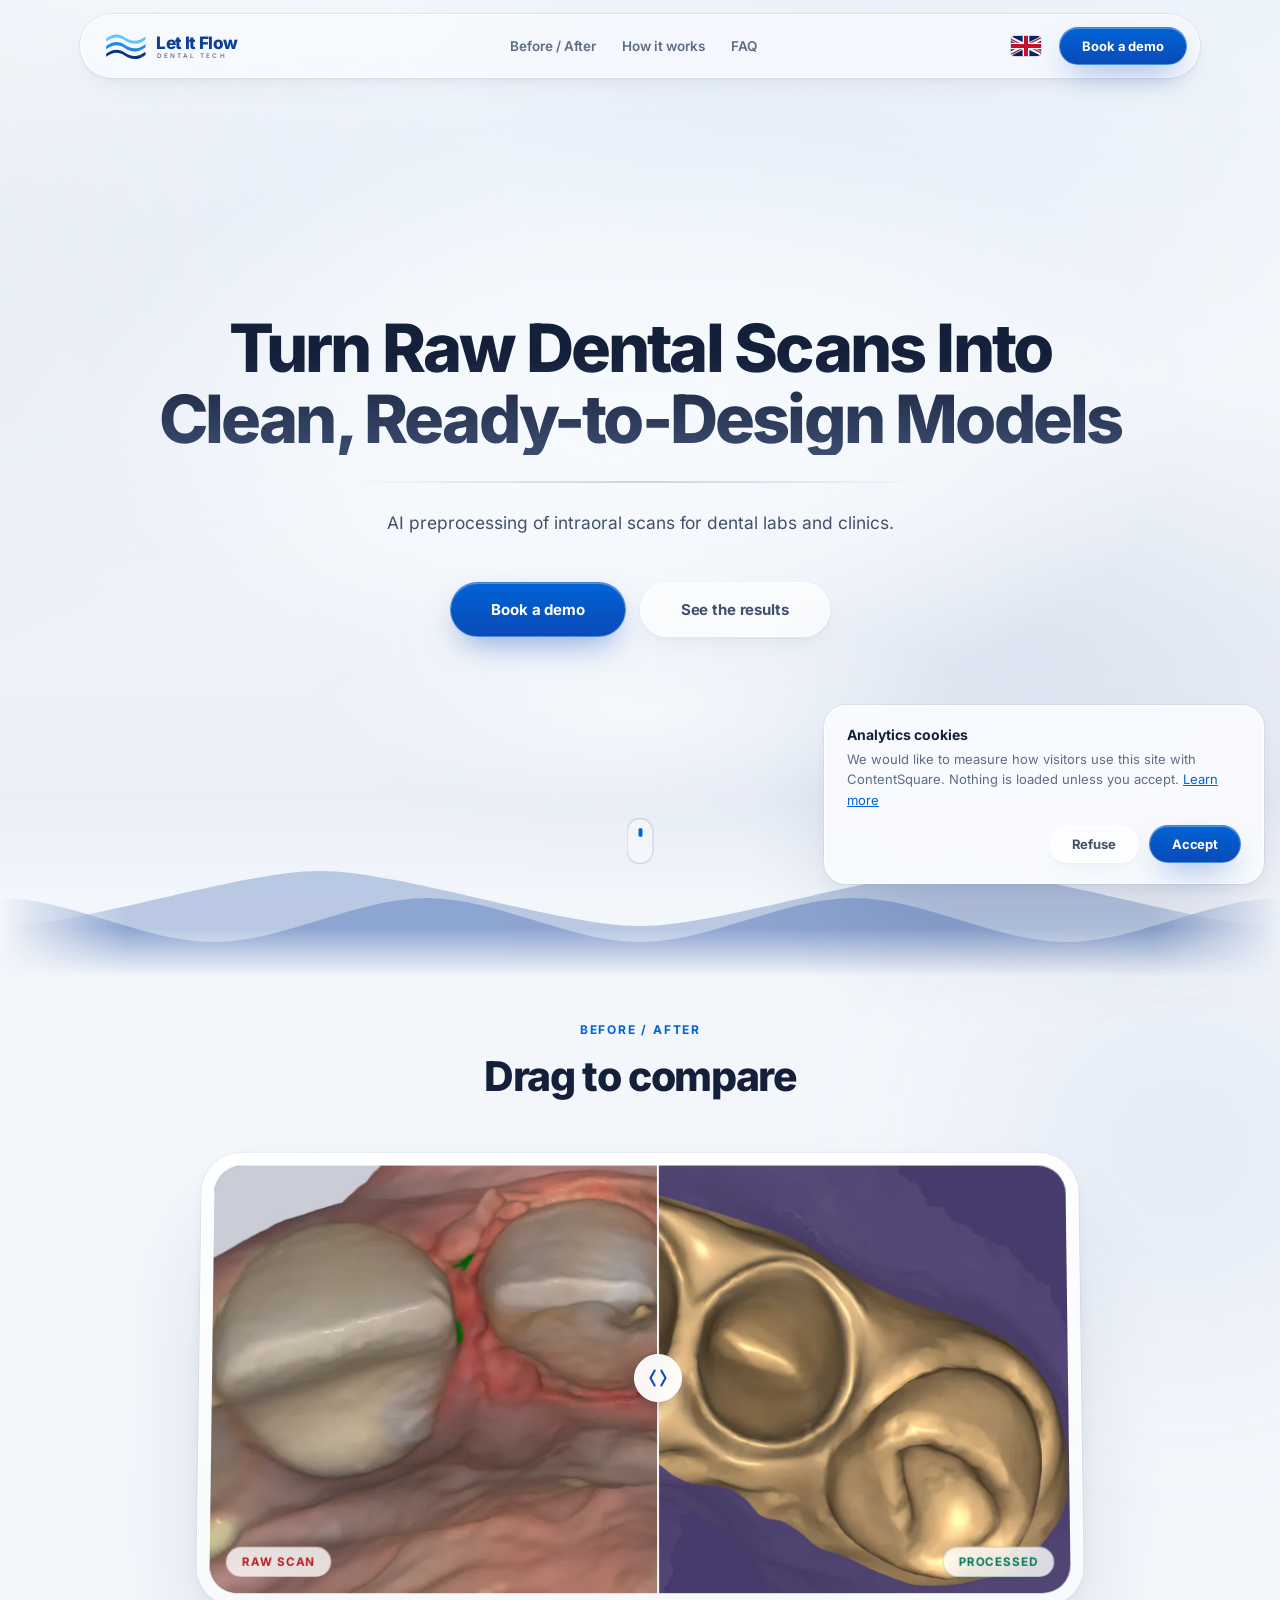
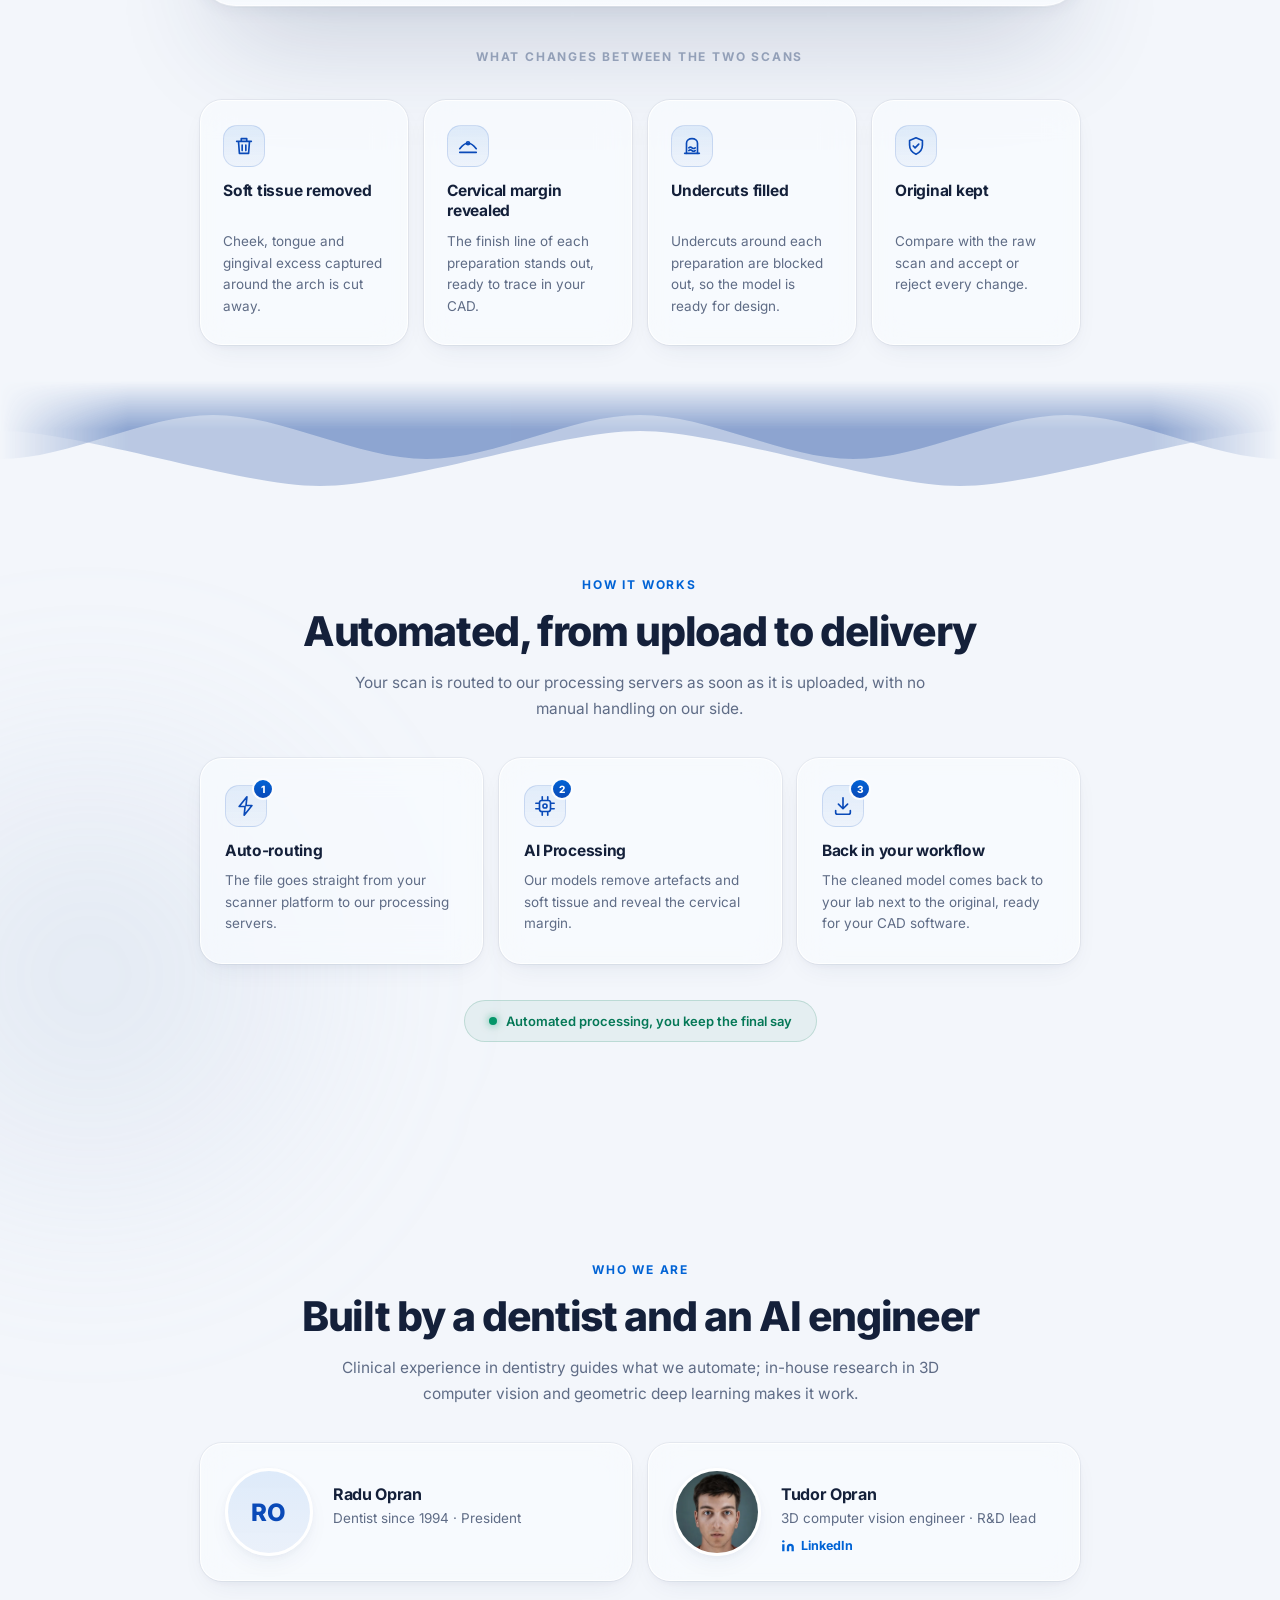
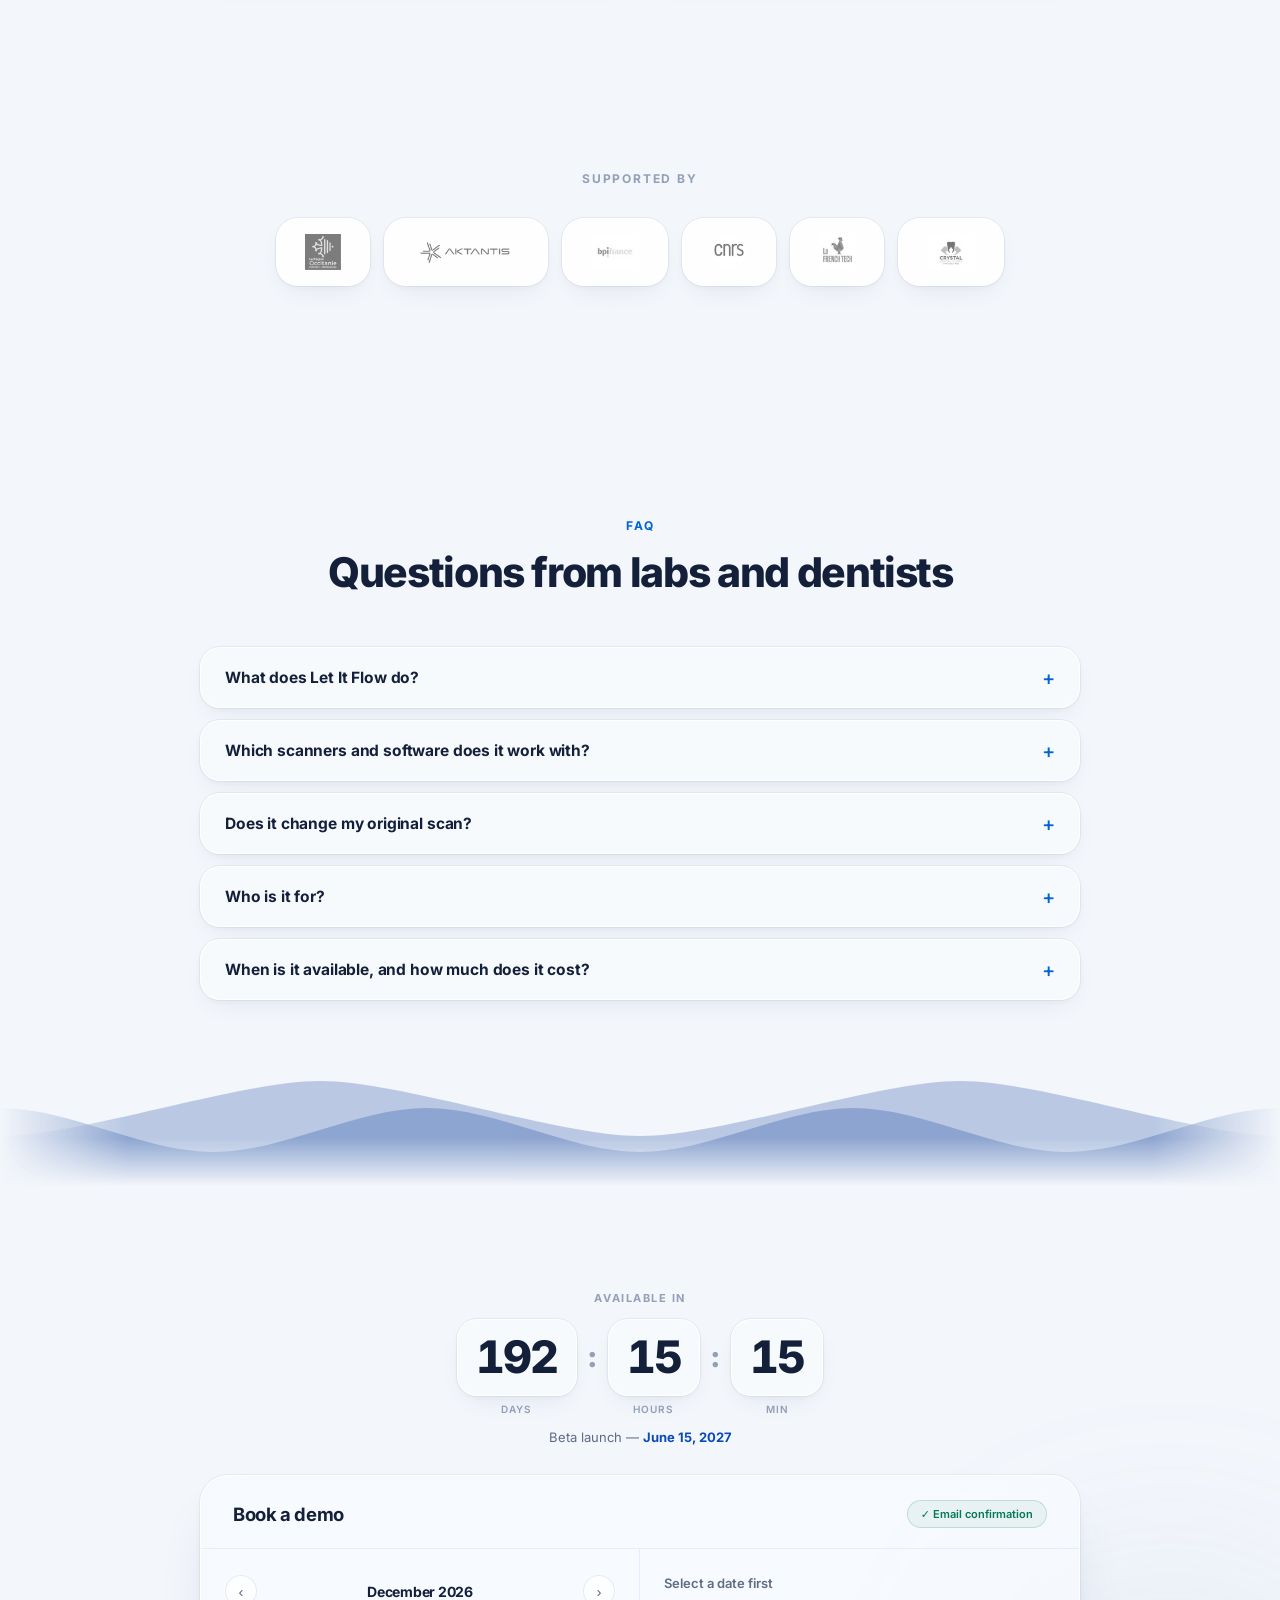
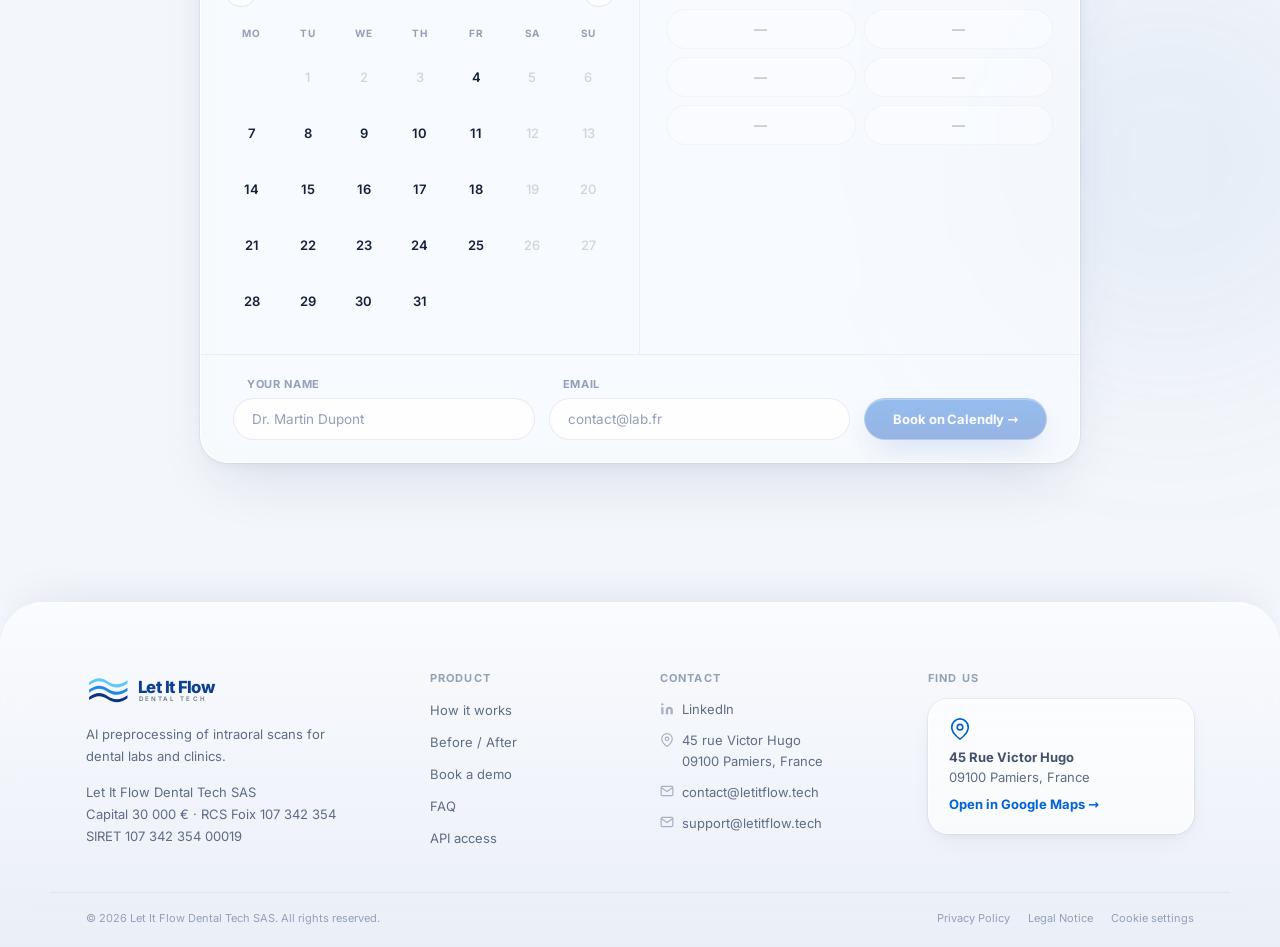
<file: Website/index.html>
<!DOCTYPE html>
<html lang="en">
<head>
  <meta charset="UTF-8"/>
  <meta name="viewport" content="width=device-width, initial-scale=1.0"/>
  <title>AI Intraoral Scan Cleanup for Dental Labs | Let It Flow Dental Tech</title>
  <meta name="description" content="AI software for dental labs and clinics: automated intraoral scan cleanup, cervical margin detection and CAD-ready models. Your original scan is always kept."/>
  <meta name="google-site-verification" content="CzwpCwsbh7wogP7uOvolc6QiKjwbcUoYO6BVSsqaey4"/>
  <link rel="icon" type="image/x-icon" href="favicon.ico"/>
  <link rel="icon" type="image/png" sizes="192x192" href="assets/icon-192.png"/>
  <link rel="apple-touch-icon" href="assets/apple-touch-icon.png"/>
  <link rel="canonical" href="https://letitflow.tech/"/>
  <link rel="alternate" hreflang="en" href="https://letitflow.tech/"/>
  <link rel="alternate" hreflang="fr" href="https://letitflow.tech/fr/"/>
  <link rel="alternate" hreflang="de" href="https://letitflow.tech/de/"/>
  <link rel="alternate" hreflang="es" href="https://letitflow.tech/es/"/>
  <link rel="alternate" hreflang="it" href="https://letitflow.tech/it/"/>
  <link rel="alternate" hreflang="x-default" href="https://letitflow.tech/"/>

  <meta property="og:type" content="website"/>
  <meta property="og:site_name" content="Let It Flow Dental Tech"/>
  <meta property="og:title" content="AI Intraoral Scan Cleanup for Dental Labs | Let It Flow Dental Tech"/>
  <meta property="og:description" content="Turn raw intraoral scans into clean, ready-to-design dental models. AI preprocessing for dental labs and clinics."/>
  <meta property="og:image" content="https://letitflow.tech/assets/og-image.jpg"/>
  <meta property="og:image:width" content="1200"/>
  <meta property="og:image:height" content="630"/>
  <meta property="og:url" content="https://letitflow.tech/"/>
  <meta property="og:locale" content="en_GB"/>
  <meta property="og:locale:alternate" content="fr_FR"/>
  <meta property="og:locale:alternate" content="de_DE"/>
  <meta property="og:locale:alternate" content="es_ES"/>
  <meta property="og:locale:alternate" content="it_IT"/>
  <meta name="twitter:card" content="summary_large_image"/>

  <link rel="preload" href="assets/fonts/inter-latin.woff2" as="font" type="font/woff2" crossorigin/>
  <link rel="stylesheet" href="css/styles.css"/>

  <script type="application/ld+json">
  {
    "@context": "https://schema.org",
    "@type": "Organization",
    "name": "Let It Flow Dental Tech",
    "legalName": "Let It Flow Dental Tech SAS",
    "alternateName": "Let It Flow",
    "url": "https://letitflow.tech/",
    "logo": "https://letitflow.tech/assets/logo-512.png",
    "image": "https://letitflow.tech/assets/og-image.jpg",
    "description": "AI software that prepares and analyses digital dental impressions for dental labs and clinics.",
    "foundingDate": "2026-07-01",
    "email": "contact@letitflow.tech",
    "taxID": "107 342 354 00019",
    "address": {
      "@type": "PostalAddress",
      "streetAddress": "45 Rue Victor Hugo",
      "postalCode": "09100",
      "addressLocality": "Pamiers",
      "addressRegion": "Occitanie",
      "addressCountry": "FR"
    },
    "sameAs": ["https://www.linkedin.com/company/letitflow-dental-technologies/"],
    "founder": [
      {"@type": "Person", "name": "Radu-Eremia Opran", "jobTitle": "President"},
      {"@type": "Person", "name": "Tudor Opran", "jobTitle": "R&D Lead", "sameAs": ["https://www.linkedin.com/in/tudor-opran/"]}
    ]
  }
  </script>
  <script type="application/ld+json">
  {
    "@context": "https://schema.org",
    "@type": "WebSite",
    "name": "Let It Flow Dental Tech",
    "alternateName": ["Let It Flow", "LetItFlow"],
    "url": "https://letitflow.tech/",
    "inLanguage": ["en", "fr", "de", "es", "it"]
  }
  </script>
  <!--FAQ-JSONLD-START--><script type="application/ld+json">{"@context": "https://schema.org", "@type": "FAQPage", "mainEntity": [{"@type": "Question", "name": "What does Let It Flow do?", "acceptedAnswer": {"@type": "Answer", "text": "Let It Flow cleans digital dental impressions automatically. It removes noise and soft-tissue artefacts and reveals the cervical margin, so the technician gets a model ready for crown design."}}, {"@type": "Question", "name": "Which scanners and software does it work with?", "acceptedAnswer": {"@type": "Answer", "text": "We connect to the cloud platforms of several major intraoral scanner brands. The cleaned model opens in your usual dental CAD software."}}, {"@type": "Question", "name": "Does it change my original scan?", "acceptedAnswer": {"@type": "Answer", "text": "No. The original scan is always kept. You can compare the result with it and accept or reject each correction."}}, {"@type": "Question", "name": "Who is it for?", "acceptedAnswer": {"@type": "Answer", "text": "Dental laboratories first, and dentists who design restorations in their practice. Orthodontic analysis is on our roadmap."}}, {"@type": "Question", "name": "When is it available, and how much does it cost?", "acceptedAnswer": {"@type": "Answer", "text": "The beta opens on June 15, 2027. Each product will be sold as a monthly or yearly subscription, with a 14-day free trial on your own scans. Book a demo to join the first testers."}}]}</script><!--FAQ-JSONLD-END-->

</head>
<body>

<!-- ── NAV ─────────────────────────────────────────── -->
<header class="nav" id="nav">
  <div class="nav-inner">
    <a href="./" class="logo" aria-label="Let It Flow Dental Tech — homepage">
      <svg class="lif-logo" viewBox="0 0 252 60" aria-hidden="true" focusable="false">
        <g class="lif-mark">
          <path class="lif-wave lif-wave-1" fill="#5fc7fe" d="M5 18 C 16 10 25 10 34 16 C 44 23 55 24 67 15 L67 20 C 55 29 44 28 34 21 C 25 15 16 15 5 23 Z"/>
          <path class="lif-wave lif-wave-2" fill="#1f8ae6" d="M5 30 C 16 22 25 22 34 28 C 44 35 55 36 67 27 L67 32 C 55 41 44 40 34 33 C 25 27 16 27 5 35 Z"/>
          <path class="lif-wave lif-wave-3" fill="#0a327d" d="M5 42 C 16 34 25 34 34 40 C 44 47 55 48 67 39 L67 44 C 55 53 44 52 34 45 C 25 39 16 39 5 47 Z"/>
        </g>
        <text class="lif-name" x="84" y="35">Let It Flow</text>
        <text class="lif-sub" x="85" y="49">DENTAL TECH</text>
      </svg>
    </a>
    <nav class="nav-links" aria-label="Primary">
      <a href="#demo" data-i18n="nav-demo">Before / After</a>
      <a href="#how-it-works" data-i18n="nav-how">How it works</a>
      <a href="#faq" data-i18n="nav-faq">FAQ</a>
    </nav>
    <div class="nav-right">
      <div class="lang-dropdown" id="lang-dropdown">
        <button class="lang-selected" id="lang-selected" aria-haspopup="listbox" aria-expanded="false" aria-label="Change language">
          <img src="assets/flag-gb.svg" alt="English" class="lang-flag-img" width="30" height="20"/>
        </button>
        <ul class="lang-list" id="lang-list" role="listbox" aria-label="Language">
          <li><a class="lang-btn active" href="./" hreflang="en" lang="en" data-lang="en" role="option" aria-selected="true"><img src="assets/flag-gb.svg" alt="" class="lang-flag-img" width="30" height="20"/><span class="lang-code" aria-label="English">EN</span></a></li>
          <li><a class="lang-btn" href="fr/" hreflang="fr" lang="fr" data-lang="fr" role="option" aria-selected="false"><img src="assets/flag-fr.svg" alt="" class="lang-flag-img" width="30" height="20"/><span class="lang-code" aria-label="Français">FR</span></a></li>
          <li><a class="lang-btn" href="de/" hreflang="de" lang="de" data-lang="de" role="option" aria-selected="false"><img src="assets/flag-de.svg" alt="" class="lang-flag-img" width="30" height="20"/><span class="lang-code" aria-label="Deutsch">DE</span></a></li>
          <li><a class="lang-btn" href="es/" hreflang="es" lang="es" data-lang="es" role="option" aria-selected="false"><img src="assets/flag-es.svg" alt="" class="lang-flag-img" width="30" height="20"/><span class="lang-code" aria-label="Español">ES</span></a></li>
          <li><a class="lang-btn" href="it/" hreflang="it" lang="it" data-lang="it" role="option" aria-selected="false"><img src="assets/flag-it.svg" alt="" class="lang-flag-img" width="30" height="20"/><span class="lang-code" aria-label="Italiano">IT</span></a></li>
        </ul>
      </div>
      <a class="btn btn-primary btn-nav" href="#rdv"><span class="cta-long" data-i18n="nav-cta-text">Book a demo</span><span class="cta-short" data-i18n="nav-cta-short">Demo</span></a>
    </div>
  </div>
</header>

<main class="page">

  <!-- ── HERO ──────────────────────────────────────── -->
  <section class="hero" aria-label="Introduction">
    <canvas id="flow-canvas" aria-hidden="true"></canvas>
    <div class="hero-veil" aria-hidden="true"></div>

    <div class="hero-content">
      <h1 class="hero-title" data-i18n="hero-title">Turn Raw Dental Scans Into Clean, Ready-to-Design Models</h1>
      <div class="rule" aria-hidden="true"></div>
      <p class="hero-sub" data-i18n="hero-sub">AI preprocessing of intraoral scans for dental labs and clinics.</p>
      <div class="hero-actions">
        <a class="btn btn-primary btn-lg" href="#rdv" data-i18n="hero-cta">Book a demo</a>
        <a class="btn btn-ghost btn-lg" href="#demo" data-i18n="hero-cta2">See the results</a>
      </div>
    </div>

    <a class="scroll-cue" href="#demo" aria-label="Scroll to the before / after comparison">
      <span class="scroll-cue-dot" aria-hidden="true"></span>
    </a>
  </section>

  <div class="flow-sep" aria-hidden="true"></div>

  <!-- ── BEFORE / AFTER ────────────────────────────── -->
  <section class="section slider-section" id="demo" aria-labelledby="slider-title">
    <div class="deco deco-a" data-parallax="0.06" aria-hidden="true"></div>
    <div class="section-head reveal">
      <p class="eyebrow" data-i18n="slider-label">Before / After</p>
      <h2 class="section-title" id="slider-title" data-i18n="slider-title">Drag to compare</h2>
    </div>

    <div class="compare-frame reveal tilt" style="--d:.1s">
      <div class="compare-wrap" id="compare" role="slider" aria-label="Before and after comparison slider" aria-valuemin="0" aria-valuemax="100" aria-valuenow="50" tabindex="0">
        <picture>
          <source srcset="assets/scan-processed.webp" type="image/webp"/>
          <img class="img-after" src="assets/scan-processed.jpg" alt="Processed dental scan — clean model with the cervical junction revealed" width="1400" height="693" loading="lazy" decoding="async"/>
        </picture>
        <div class="img-before-wrap" id="before-wrap">
          <picture>
            <source srcset="assets/scan-raw.webp" type="image/webp"/>
            <img src="assets/scan-raw.jpg" alt="Raw dental scan with noise and soft-tissue artefacts" width="1161" height="550" loading="lazy" decoding="async"/>
          </picture>
        </div>
        <div class="compare-divider" id="divider" aria-hidden="true"></div>
        <div class="compare-handle" id="handle" aria-hidden="true"></div>
        <span class="compare-badge badge-before" data-i18n="badge-before">Raw scan</span>
        <span class="compare-badge badge-after" data-i18n="badge-after">Processed</span>
      </div>
    </div>

    <p class="gains-intro reveal" data-i18n="gains-intro">What changes between the two scans</p>
    <ul class="gains">
      <li class="gain glass reveal" style="--d:.05s">
        <span class="gain-icon" aria-hidden="true"><svg viewBox="0 0 24 24" fill="none" stroke="currentColor" stroke-width="1.8" stroke-linecap="round" stroke-linejoin="round"><path d="M4 7h16M9 7V4h6v3M6 7l1 13h10l1-13"/><path d="M10 11v6M14 11v6"/></svg></span>
        <h3 data-i18n="gain1-title">Soft tissue removed</h3>
        <p data-i18n="gain1-text">Cheek, tongue and gingival excess captured around the arch is cut away.</p>
      </li>
      <li class="gain glass reveal" style="--d:.12s">
        <span class="gain-icon" aria-hidden="true"><svg viewBox="0 0 24 24" fill="none" stroke="currentColor" stroke-width="1.8" stroke-linecap="round" stroke-linejoin="round"><path d="M3 15c3-4 6-6 9-6s6 2 9 6"/><circle cx="12" cy="9" r="1.6"/><path d="M3 19h18"/></svg></span>
        <h3 data-i18n="gain2-title">Cervical margin revealed</h3>
        <p data-i18n="gain2-text">The finish line of each preparation stands out, ready to trace in your CAD.</p>
      </li>
      <li class="gain glass reveal" style="--d:.19s">
        <span class="gain-icon" aria-hidden="true"><svg viewBox="0 0 24 24" fill="none" stroke="currentColor" stroke-width="1.8" stroke-linecap="round" stroke-linejoin="round"><path d="M6 20V9c0-3 2.7-5 6-5s6 2 6 5v11"/><path d="M4 20h16"/><path d="M8.5 14c1.2-1 2.3-1 3.5 0s2.3 1 3.5 0" /><path d="M8.5 17c1.2-1 2.3-1 3.5 0s2.3 1 3.5 0"/></svg></span>
        <h3 data-i18n="gain3-title">Undercuts filled</h3>
        <p data-i18n="gain3-text">Undercuts around each preparation are blocked out, so the model is ready for design.</p>
      </li>
      <li class="gain glass reveal" style="--d:.26s">
        <span class="gain-icon" aria-hidden="true"><svg viewBox="0 0 24 24" fill="none" stroke="currentColor" stroke-width="1.8" stroke-linecap="round" stroke-linejoin="round"><path d="M9 12l2 2 4-4"/><path d="M12 3l7 3v5c0 4.5-3 8.3-7 10-4-1.7-7-5.5-7-10V6z"/></svg></span>
        <h3 data-i18n="gain4-title">Original kept</h3>
        <p data-i18n="gain4-text">Compare with the raw scan and accept or reject every change.</p>
      </li>
    </ul>
  </section>

  <div class="flow-sep flow-sep--flip" aria-hidden="true"></div>

  <!-- ── HOW IT WORKS ──────────────────────────────── -->
  <section class="section hiw-section" id="how-it-works" aria-labelledby="hiw-title">
    <div class="deco deco-b" data-parallax="-0.05" aria-hidden="true"></div>
    <div class="section-head reveal">
      <p class="eyebrow" data-i18n="hiw-label">How it works</p>
      <h2 class="section-title" id="hiw-title" data-i18n="hiw-title">Automated, from upload to delivery</h2>
      <p class="section-sub" data-i18n="hiw-subtitle">Your scan is routed to our processing servers as soon as it is uploaded, with no manual handling on our side.</p>
    </div>

    <ol class="hiw-steps">
      <li class="hiw-step glass reveal" style="--d:.05s">
        <div class="hiw-icon" aria-hidden="true">
          <svg viewBox="0 0 24 24" fill="none" stroke="currentColor" stroke-width="1.8" stroke-linecap="round" stroke-linejoin="round"><path d="M13 2L4.5 12.5H11L10 22l8.5-10.5H12L13 2z"/></svg>
          <span class="hiw-step-num">1</span>
        </div>
        <h3 data-i18n="fhiw-s1-title">Auto-routing</h3>
        <p data-i18n="fhiw-s1-desc">The file goes straight from your scanner platform to our processing servers.</p>
      </li>
      <li class="hiw-step glass reveal" style="--d:.15s">
        <div class="hiw-icon" aria-hidden="true">
          <svg viewBox="0 0 24 24" fill="none" stroke="currentColor" stroke-width="1.8" stroke-linecap="round" stroke-linejoin="round"><rect x="6" y="6" width="12" height="12" rx="2.5"/><path d="M9 2v3M15 2v3M9 19v3M15 19v3M2 9h3M2 15h3M19 9h3M19 15h3"/><circle cx="12" cy="12" r="2.2"/></svg>
          <span class="hiw-step-num">2</span>
        </div>
        <h3 data-i18n="fhiw-s2-title">AI Processing</h3>
        <p data-i18n="fhiw-s2-desc">Our models remove artefacts and soft tissue and reveal the cervical margin.</p>
      </li>
      <li class="hiw-step glass reveal" style="--d:.25s">
        <div class="hiw-icon" aria-hidden="true">
          <svg viewBox="0 0 24 24" fill="none" stroke="currentColor" stroke-width="1.8" stroke-linecap="round" stroke-linejoin="round"><path d="M12 3v12M7 10l5 5 5-5"/><path d="M4 17v2a2 2 0 002 2h12a2 2 0 002-2v-2"/></svg>
          <span class="hiw-step-num">3</span>
        </div>
        <h3 data-i18n="fhiw-s3-title">Back in your workflow</h3>
        <p data-i18n="fhiw-s3-desc">The cleaned model comes back to your lab next to the original, ready for your CAD software.</p>
      </li>
    </ol>

    <p class="hiw-badge reveal" style="--d:.3s" data-i18n="hiw-badge">Automated processing, you keep the final say</p>
  </section>

  <!-- ── TEAM ──────────────────────────────────────── -->
  <section class="section team-section" id="team" aria-labelledby="team-title">
    <div class="section-head reveal">
      <p class="eyebrow" data-i18n="team-label">Who we are</p>
      <h2 class="section-title" id="team-title" data-i18n="team-title">Built by a dentist and an AI engineer</h2>
      <p class="section-sub" data-i18n="team-sub">Clinical experience in dentistry guides what we automate; in-house research in 3D computer vision and geometric deep learning makes it work.</p>
    </div>
    <ul class="team-grid">
      <li class="team-card glass reveal" style="--d:.05s">
        <span class="team-initials" aria-hidden="true">RO</span>
        <h3>Radu Opran</h3>
        <p data-i18n="team-radu">Dentist since 1994 · President</p>
      </li>
      <li class="team-card glass reveal" style="--d:.12s">
        <picture>
          <source srcset="assets/team/tudor-opran.webp" type="image/webp"/>
          <img class="team-photo" src="assets/team/tudor-opran.jpg" alt="Tudor Opran" width="88" height="88" loading="lazy" decoding="async"/>
        </picture>
        <h3>Tudor Opran</h3>
        <p data-i18n="team-tudor">3D computer vision engineer · R&amp;D lead</p>
        <a class="team-linkedin" href="https://www.linkedin.com/in/tudor-opran/" target="_blank" rel="noopener" aria-label="Tudor Opran on LinkedIn">
          <svg width="14" height="14" viewBox="0 0 24 24" fill="currentColor" aria-hidden="true"><path d="M16 8a6 6 0 016 6v7h-4v-7a2 2 0 00-2-2 2 2 0 00-2 2v7h-4v-7a6 6 0 016-6zM2 9h4v12H2z"/><circle cx="4" cy="4" r="2"/></svg>
          LinkedIn
        </a>
      </li>
    </ul>
  </section>

  <!-- ── PARTNERS ──────────────────────────────────── -->
  <section class="section partners-section" id="partners" aria-labelledby="partners-title">
    <h2 class="eyebrow partners-label reveal" id="partners-title" data-i18n="partners-label">Supported by</h2>
    <ul class="partners-grid reveal" style="--d:.08s">
      <li><a href="https://www.laregion.fr" target="_blank" rel="noopener" class="partner-chip glass"><img src="assets/logo-occitanie.jpg" alt="Région Occitanie" class="partner-logo" loading="lazy"/></a></li>
      <li><a href="https://www.aktantis.com/" target="_blank" rel="noopener" class="partner-chip glass"><img src="assets/aktantislogox.png" alt="Aktantis" class="partner-logo" loading="lazy"/></a></li>
      <li><a href="https://www.bpifrance.fr" target="_blank" rel="noopener" class="partner-chip glass"><img src="assets/bpifrance5870.jpg" alt="Bpifrance" class="partner-logo" loading="lazy"/></a></li>
      <li><a href="https://www.cnrs.fr/fr" target="_blank" rel="noopener" class="partner-chip glass"><img src="assets/LOGO_CNRS_BLANC.png" alt="CNRS — IDRIS Jean Zay" class="partner-logo" loading="lazy"/></a></li>
      <li><a href="https://lafrenchtech.gouv.fr/" target="_blank" rel="noopener" class="partner-chip glass"><img src="assets/idy0qUczeT_1776967014490.jpg" alt="La French Tech" class="partner-logo" loading="lazy"/></a></li>
      <li><a href="https://crystaldentalclinic.ro/" target="_blank" rel="noopener" class="partner-chip glass"><img src="assets/crystaldentalclinic.jpg" alt="Crystal Dental Clinic" class="partner-logo" loading="lazy"/></a></li>
    </ul>
    <p class="partners-note" data-i18n="partners-note"></p>
  </section>

  <!-- ── FAQ ───────────────────────────────────────── -->
  <section class="section faq-section" id="faq" aria-labelledby="faq-title">
    <div class="section-head reveal">
      <p class="eyebrow" data-i18n="faq-label">FAQ</p>
      <h2 class="section-title" id="faq-title" data-i18n="faq-title">Questions from labs and dentists</h2>
    </div>
    <div class="faq-list reveal" style="--d:.06s">
      <details class="faq-item glass">
        <summary data-i18n="faq-q1">What does Let It Flow do?</summary>
        <p data-i18n="faq-a1">Let It Flow cleans digital dental impressions automatically. It removes noise and soft-tissue artefacts and reveals the cervical margin, so the technician gets a model ready for crown design.</p>
      </details>
      <details class="faq-item glass">
        <summary data-i18n="faq-q2">Which scanners and software does it work with?</summary>
        <p data-i18n="faq-a2">We connect to the cloud platforms of several major intraoral scanner brands. The cleaned model opens in your usual dental CAD software.</p>
      </details>
      <details class="faq-item glass">
        <summary data-i18n="faq-q3">Does it change my original scan?</summary>
        <p data-i18n="faq-a3">No. The original scan is always kept. You can compare the result with it and accept or reject each correction.</p>
      </details>
      <details class="faq-item glass">
        <summary data-i18n="faq-q4">Who is it for?</summary>
        <p data-i18n="faq-a4">Dental laboratories first, and dentists who design restorations in their practice. Orthodontic analysis is on our roadmap.</p>
      </details>
      <details class="faq-item glass">
        <summary data-i18n="faq-q5">When is it available, and how much does it cost?</summary>
        <p data-i18n="faq-a5">The beta opens on June 15, 2027. Each product will be sold as a monthly or yearly subscription, with a 14-day free trial on your own scans. Book a demo to join the first testers.</p>
      </details>
    </div>
  </section>

  <div class="flow-sep" aria-hidden="true"></div>

  <!-- ── BOOKING ───────────────────────────────────── -->
  <section class="section booking-section" id="rdv" aria-labelledby="booking-title">
    <div class="deco deco-c" data-parallax="0.05" aria-hidden="true"></div>
    <div class="section-head reveal">
      <p class="eyebrow" data-i18n="booking-label">Schedule</p>
    </div>

    <!-- Countdown -->
    <div class="countdown-wrap reveal" id="countdown-wrap" style="--d:.06s">
      <p class="countdown-label" data-i18n="cd-label">Available in</p>
      <div class="countdown-blocks" role="timer" aria-label="Time until beta launch">
        <div class="cd-block">
          <div class="cd-num glass" id="cd-days">--</div>
          <div class="cd-unit" data-i18n="cd-unit-days">Days</div>
        </div>
        <div class="cd-sep" aria-hidden="true">:</div>
        <div class="cd-block">
          <div class="cd-num glass" id="cd-hours">--</div>
          <div class="cd-unit" data-i18n="cd-unit-hours">Hours</div>
        </div>
        <div class="cd-sep" aria-hidden="true">:</div>
        <div class="cd-block">
          <div class="cd-num glass" id="cd-mins">--</div>
          <div class="cd-unit" data-i18n="cd-unit-mins">Min</div>
        </div>
      </div>
      <p class="countdown-tagline" data-i18n-html="cd-tagline">Beta launch — <strong>June 15, 2027</strong></p>
    </div>

    <!-- Booking widget -->
    <div class="booking-widget glass reveal" style="--d:.12s">
      <div class="booking-head">
        <h2 id="booking-title" data-i18n="booking-title">Book a demo</h2>
        <span class="booking-confirm-badge" data-i18n="booking-confirm">✓ Email confirmation</span>
      </div>
      <div class="booking-body">
        <!-- Calendar -->
        <div class="booking-cal">
          <div class="cal-nav">
            <button class="cal-arrow" id="cal-prev" aria-label="Previous month">&#8249;</button>
            <div class="cal-month" id="cal-month-label" aria-live="polite"></div>
            <button class="cal-arrow" id="cal-next" aria-label="Next month">&#8250;</button>
          </div>
          <div class="cal-grid" id="cal-grid"></div>
        </div>
        <!-- Time slots -->
        <div class="booking-slots">
          <div class="slots-title" id="slots-title" aria-live="polite">Select a date first</div>
          <div class="slots-grid" id="slots-grid"></div>
        </div>
      </div>
      <form class="booking-form" id="booking-form">
        <div class="bform-field">
          <label for="bform-name" data-i18n="bform-lbl-name">Your name</label>
          <input type="text" id="bform-name" name="name" placeholder="Dr. Martin Dupont" autocomplete="name"/>
        </div>
        <div class="bform-field">
          <label for="bform-email" data-i18n="bform-lbl-email">Email</label>
          <input type="email" id="bform-email" name="email" placeholder="contact@lab.fr" autocomplete="email"/>
        </div>
        <button type="submit" class="btn btn-primary bform-submit" id="bform-submit" disabled data-i18n="bform-submit">Book on Calendly →</button>
      </form>
    </div>
  </section>

</main>

<!-- ── FOOTER ─────────────────────────────────────── -->
<footer class="footer">
  <div class="footer-main">

    <div class="footer-brand">
      <a href="./" class="logo" aria-label="Let It Flow Dental Tech — homepage">
        <svg class="lif-logo" viewBox="0 0 252 60" aria-hidden="true" focusable="false">
          <g class="lif-mark">
            <path class="lif-wave lif-wave-1" fill="#5fc7fe" d="M5 18 C 16 10 25 10 34 16 C 44 23 55 24 67 15 L67 20 C 55 29 44 28 34 21 C 25 15 16 15 5 23 Z"/>
            <path class="lif-wave lif-wave-2" fill="#1f8ae6" d="M5 30 C 16 22 25 22 34 28 C 44 35 55 36 67 27 L67 32 C 55 41 44 40 34 33 C 25 27 16 27 5 35 Z"/>
            <path class="lif-wave lif-wave-3" fill="#0a327d" d="M5 42 C 16 34 25 34 34 40 C 44 47 55 48 67 39 L67 44 C 55 53 44 52 34 45 C 25 39 16 39 5 47 Z"/>
          </g>
          <text class="lif-name" x="84" y="35">Let It Flow</text>
          <text class="lif-sub" x="85" y="49">DENTAL TECH</text>
        </svg>
      </a>
      <p data-i18n="footer-tagline">AI preprocessing of intraoral scans for dental labs and clinics.</p>
      <p class="footer-fineprint">Let It Flow Dental Tech SAS<br/>Capital 30&nbsp;000&nbsp;€ · RCS Foix 107&nbsp;342&nbsp;354<br/>SIRET 107&nbsp;342&nbsp;354&nbsp;00019</p>
    </div>

    <nav class="footer-col" aria-labelledby="footer-col1-title">
      <h3 id="footer-col1-title" data-i18n="footer-col1-title">Product</h3>
      <ul>
        <li><a href="#how-it-works" data-i18n="footer-how">How it works</a></li>
        <li><a href="#demo" data-i18n="footer-before-after">Before / After</a></li>
        <li><a href="#rdv" data-i18n="footer-demo">Book a demo</a></li>
        <li><a href="#faq" data-i18n="footer-faq">FAQ</a></li>
        <li><a href="mailto:support@letitflow.tech" data-i18n="footer-api">API access</a></li>
      </ul>
    </nav>

    <div class="footer-col" aria-labelledby="footer-col2-title">
      <h3 id="footer-col2-title" data-i18n="footer-col2-title">Contact</h3>
      <ul>
        <li>
          <span>
            <svg width="14" height="14" viewBox="0 0 24 24" fill="currentColor" aria-hidden="true"><path d="M16 8a6 6 0 016 6v7h-4v-7a2 2 0 00-2-2 2 2 0 00-2 2v7h-4v-7a6 6 0 016-6zM2 9h4v12H2z"/><circle cx="4" cy="4" r="2"/></svg>
            <a href="https://www.linkedin.com/company/letitflow-dental-technologies/" target="_blank" rel="noopener">LinkedIn</a>
          </span>
        </li>
        <li>
          <span>
            <svg width="14" height="14" viewBox="0 0 24 24" fill="none" stroke="currentColor" stroke-width="2" aria-hidden="true"><path d="M21 10c0 7-9 13-9 13s-9-6-9-13a9 9 0 0118 0z"/><circle cx="12" cy="10" r="3"/></svg>
            45 rue Victor Hugo<br/>09100 Pamiers, France
          </span>
        </li>
        <li>
          <span>
            <svg width="14" height="14" viewBox="0 0 24 24" fill="none" stroke="currentColor" stroke-width="2" aria-hidden="true"><path d="M4 4h16c1.1 0 2 .9 2 2v12c0 1.1-.9 2-2 2H4c-1.1 0-2-.9-2-2V6c0-1.1.9-2 2-2z"/><polyline points="22,6 12,13 2,6"/></svg>
            <a href="mailto:contact@letitflow.tech">contact@letitflow.tech</a>
          </span>
        </li>
        <li>
          <span>
            <svg width="14" height="14" viewBox="0 0 24 24" fill="none" stroke="currentColor" stroke-width="2" aria-hidden="true"><path d="M4 4h16c1.1 0 2 .9 2 2v12c0 1.1-.9 2-2 2H4c-1.1 0-2-.9-2-2V6c0-1.1.9-2 2-2z"/><polyline points="22,6 12,13 2,6"/></svg>
            <a href="mailto:support@letitflow.tech">support@letitflow.tech</a>
          </span>
        </li>
      </ul>
    </div>

    <div class="footer-map-col">
      <h3 id="footer-col3-title" data-i18n="footer-col3-title">Find us</h3>
      <a class="footer-map" href="https://www.google.com/maps/search/?api=1&amp;query=45%20Rue%20Victor%20Hugo%2C%2009100%20Pamiers%2C%20France" target="_blank" rel="noopener">
        <svg viewBox="0 0 24 24" width="22" height="22" fill="none" stroke="currentColor" stroke-width="1.8" aria-hidden="true"><path d="M21 10c0 7-9 13-9 13s-9-6-9-13a9 9 0 0118 0z"/><circle cx="12" cy="10" r="3"/></svg>
        <span><strong>45 Rue Victor Hugo</strong><br/>09100 Pamiers, France</span>
        <span class="footer-map-cta" data-i18n="footer-map-cta">Open in Google Maps →</span>
      </a>
    </div>

  </div>

  <div class="footer-bottom">
    <span data-i18n="footer-copy">© 2026 Let It Flow Dental Tech SAS. All rights reserved.</span>
    <div class="footer-legal">
      <a href="confidentialite.html" data-i18n="footer-privacy">Privacy Policy</a>
      <a href="mentions-legales.html" data-i18n="footer-legal">Legal Notice</a>
      <button type="button" class="footer-cookie-btn" id="cookie-settings" data-i18n="footer-cookies">Cookie settings</button>
    </div>
  </div>
</footer>

<!-- Cookie consent: ContentSquare analytics load only after the visitor accepts (see js/main.js) -->
<div class="consent glass" id="consent" role="dialog" aria-labelledby="consent-title" hidden>
  <p class="consent-title" id="consent-title" data-i18n="consent-title">Analytics cookies</p>
  <p class="consent-text"><span data-i18n="consent-text">We would like to measure how visitors use this site with ContentSquare. Nothing is loaded unless you accept.</span> <a href="confidentialite.html" data-i18n="consent-more">Learn more</a></p>
  <div class="consent-actions">
    <button type="button" class="btn btn-ghost consent-btn" id="consent-no" data-i18n="consent-no">Refuse</button>
    <button type="button" class="btn btn-primary consent-btn" id="consent-yes" data-i18n="consent-yes">Accept</button>
  </div>
</div>

<script src="js/main.js" defer></script>
</body>
</html>
</file>
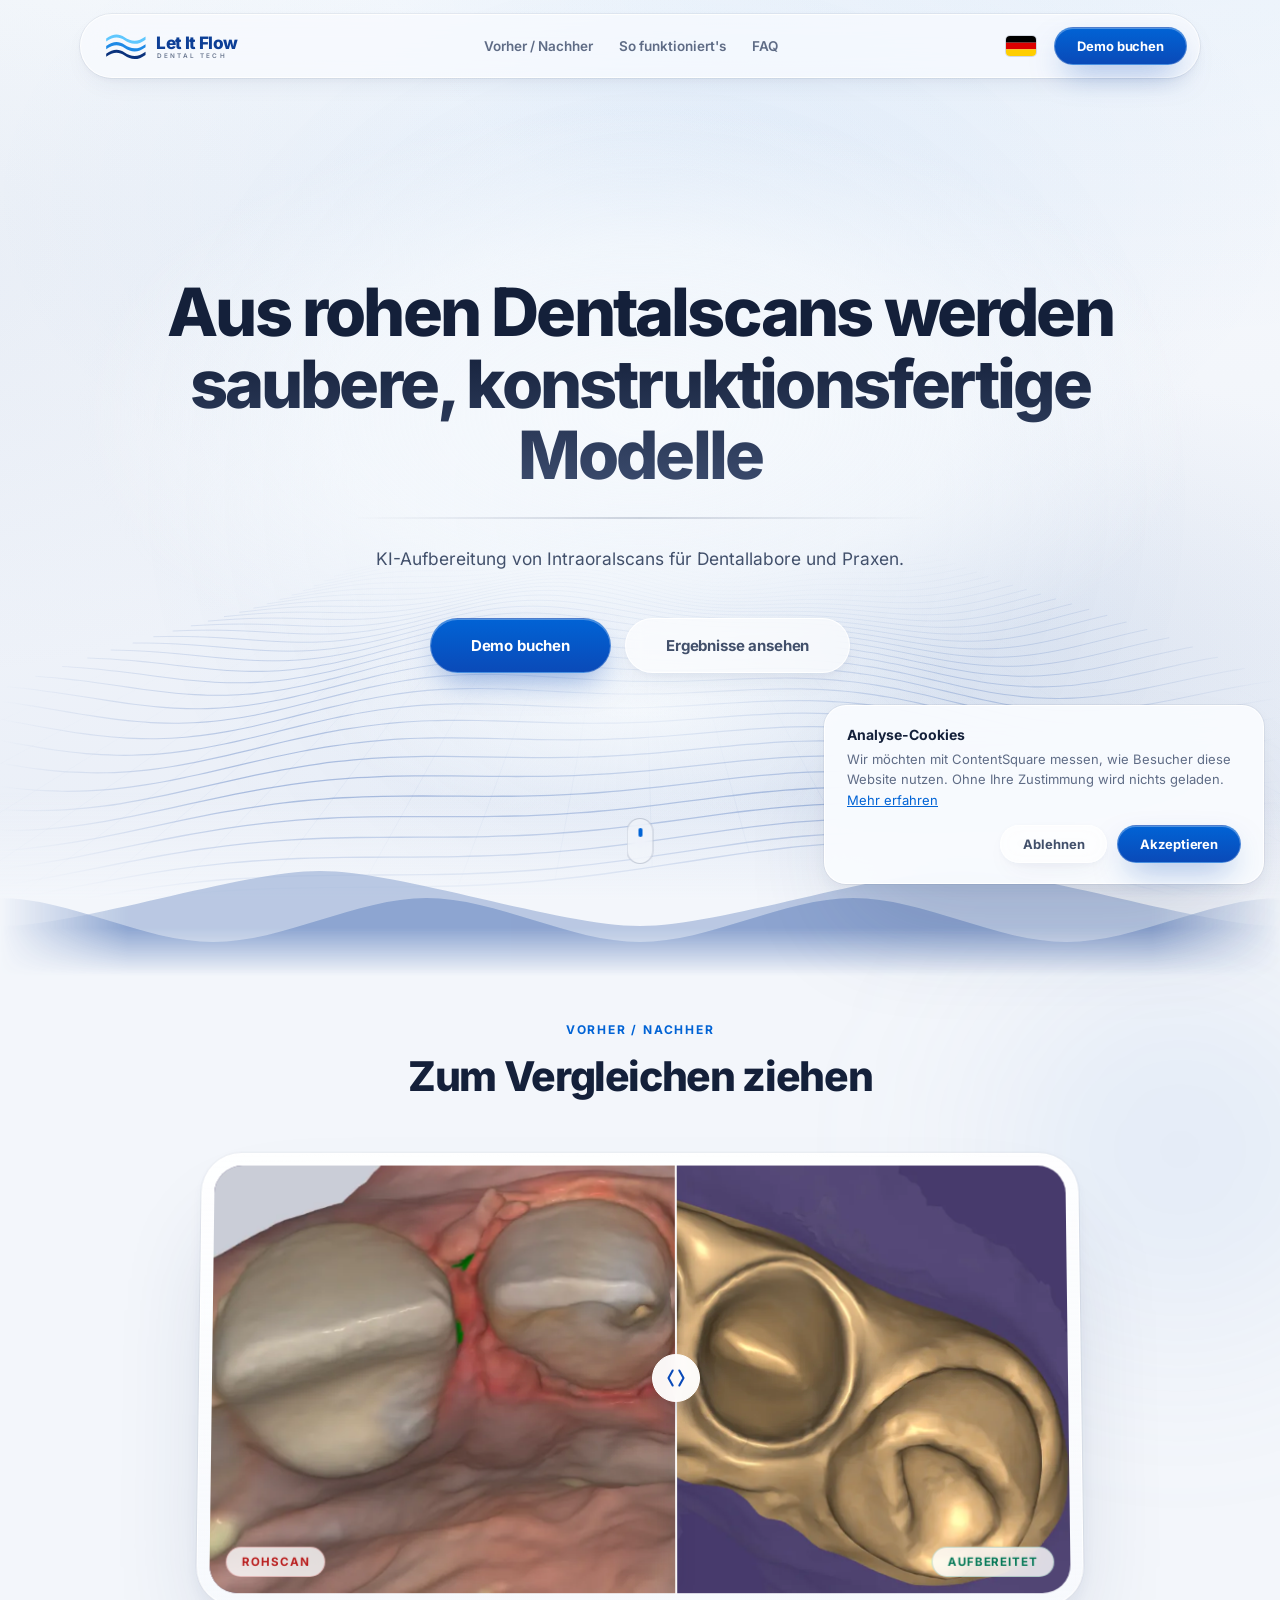
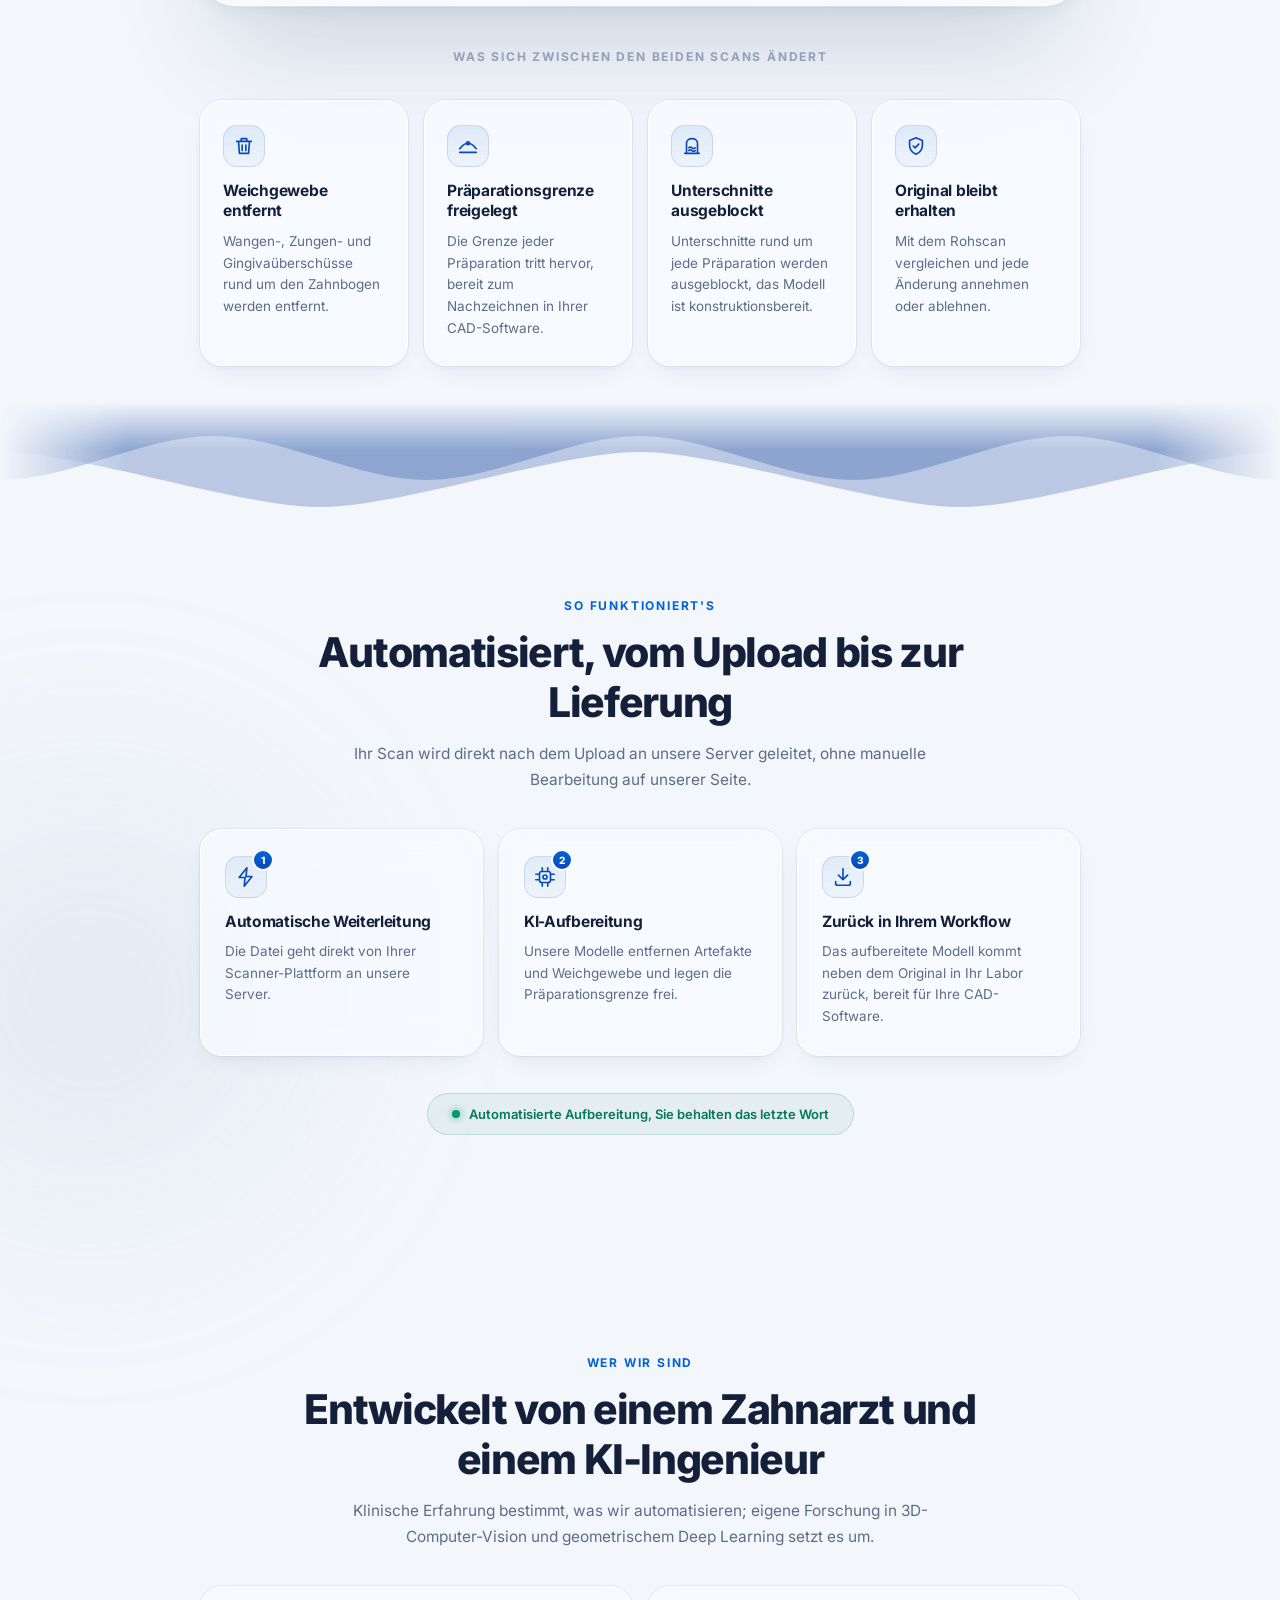
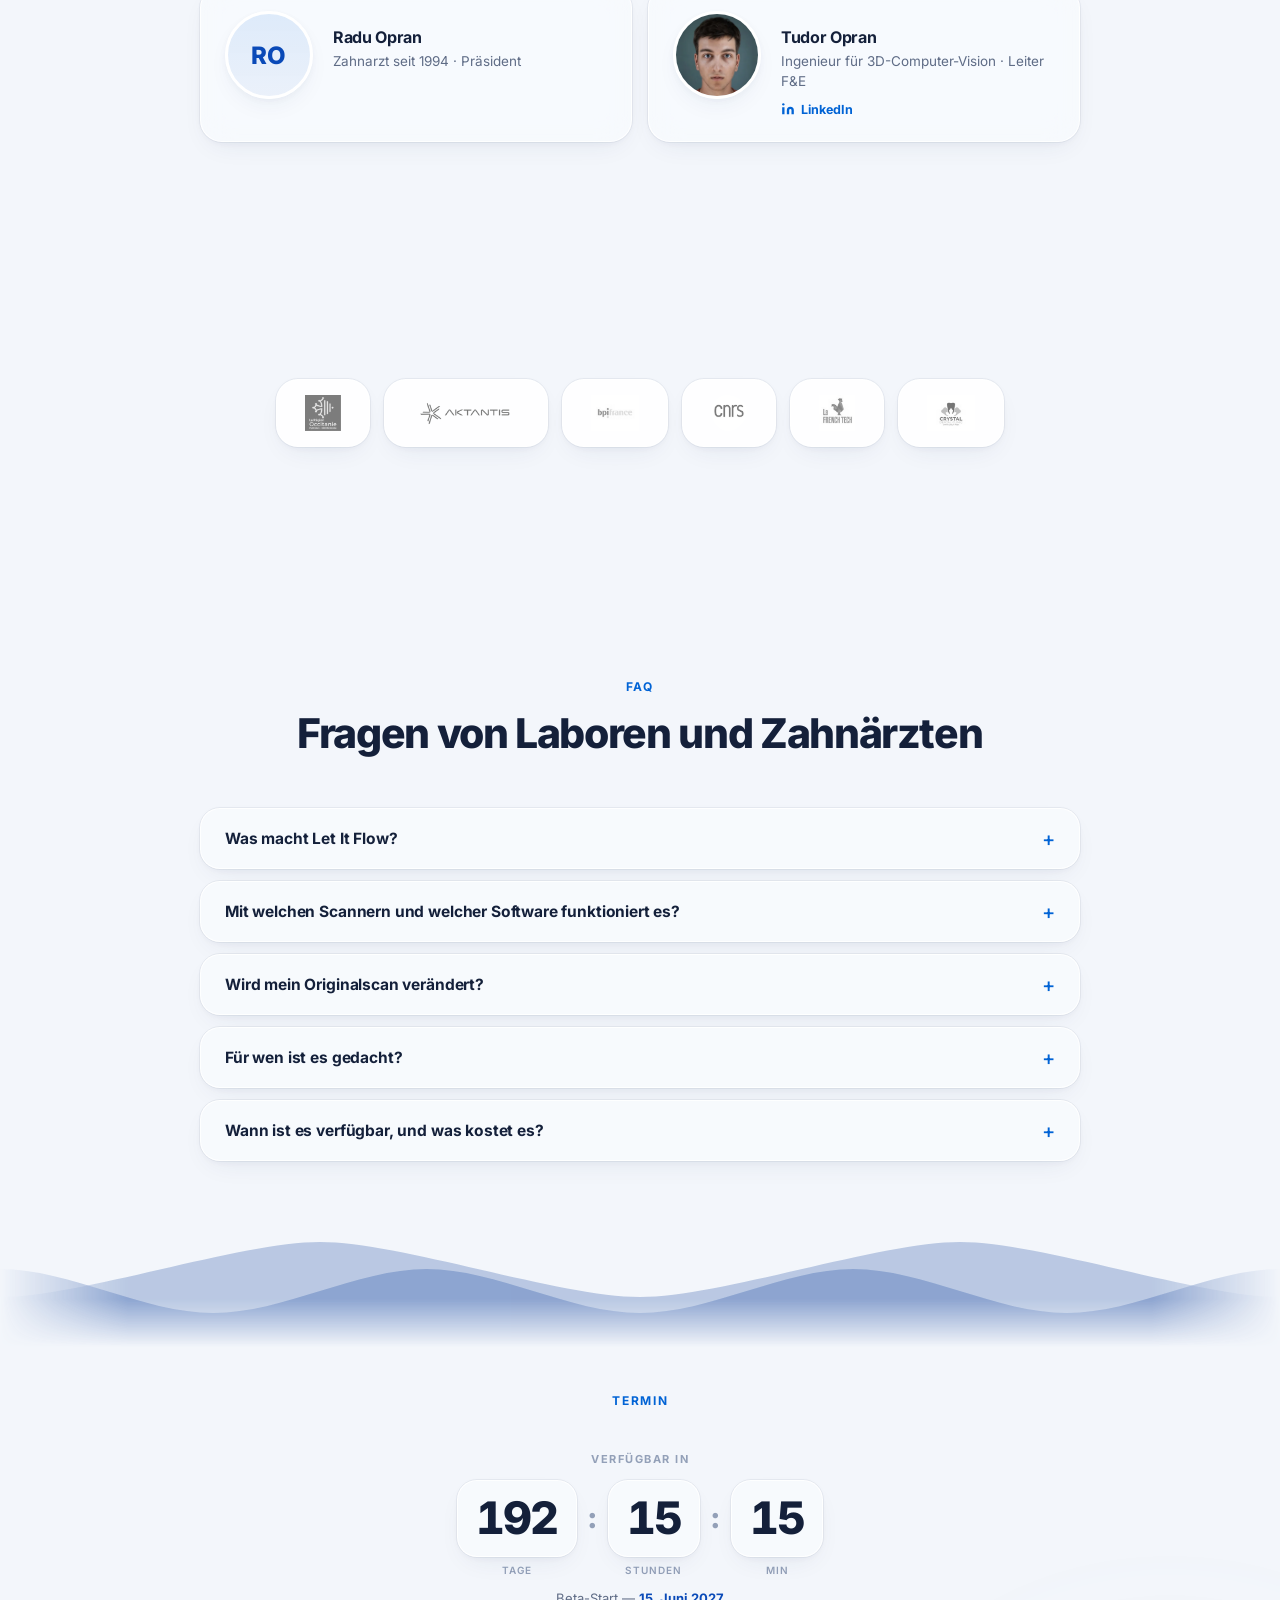
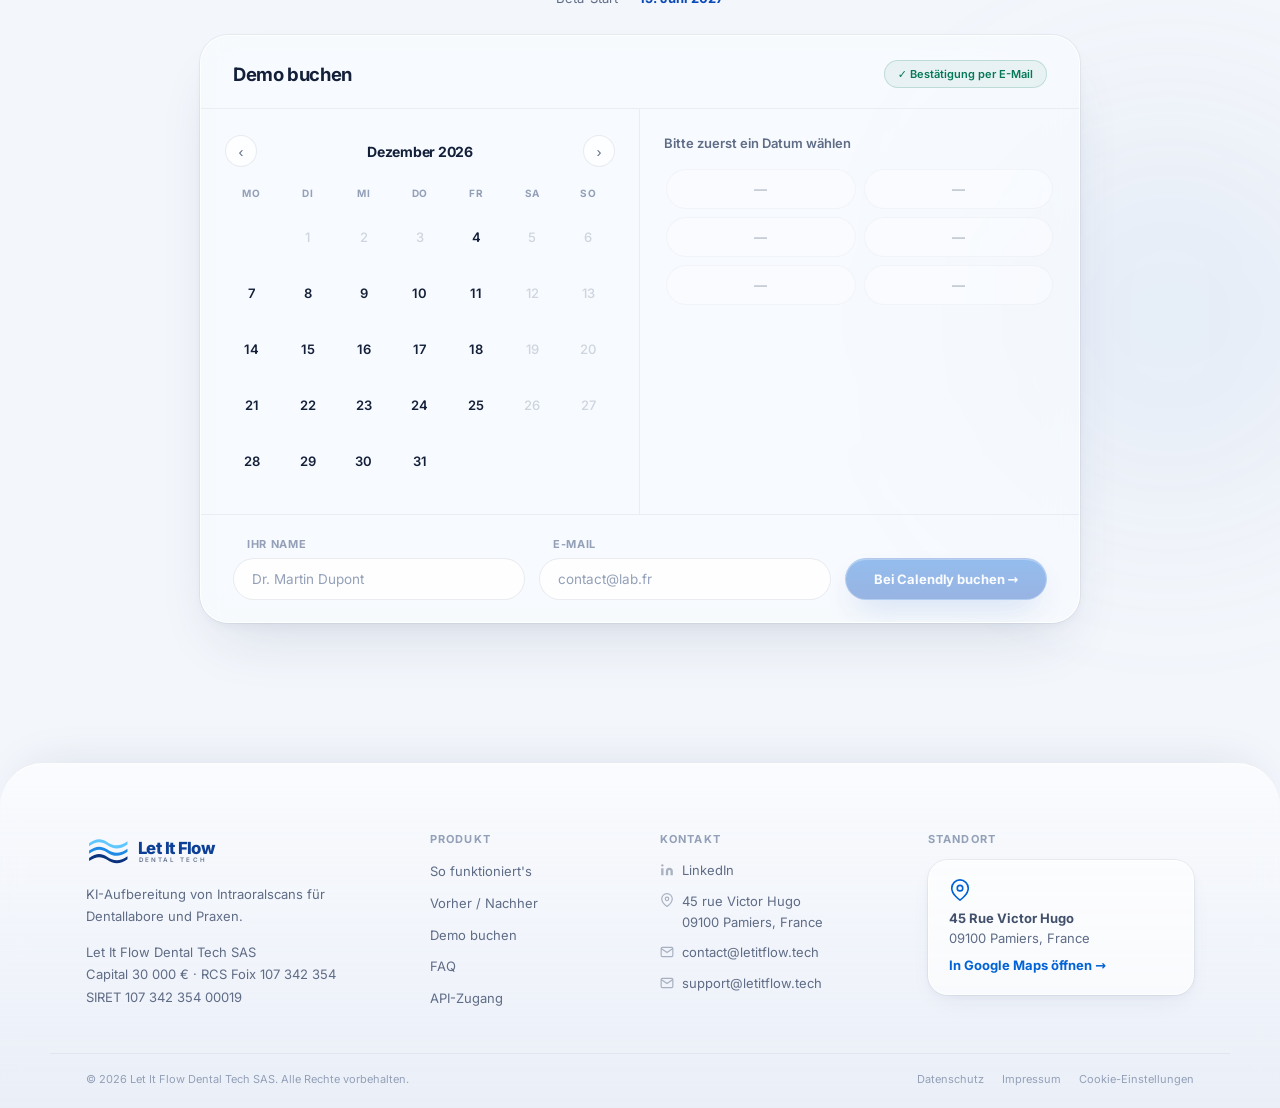
<file: Website/de/index.html>
<!DOCTYPE html>
<html lang="de">
<head>
  <meta charset="UTF-8"/>
  <meta name="viewport" content="width=device-width, initial-scale=1.0"/>
  <title>KI-Bereinigung von Intraoralscans | Let It Flow Dental Tech</title>
  <meta name="description" content="KI-Software für Dentallabore und Praxen: automatische Bereinigung von Intraoralscans, Präparationsgrenze freigelegt und CAD-fertige Modelle."/>
  <meta name="google-site-verification" content="CzwpCwsbh7wogP7uOvolc6QiKjwbcUoYO6BVSsqaey4"/>
  <link rel="icon" type="image/x-icon" href="../favicon.ico"/>
  <link rel="icon" type="image/png" sizes="192x192" href="../assets/icon-192.png"/>
  <link rel="apple-touch-icon" href="../assets/apple-touch-icon.png"/>
  <link rel="canonical" href="https://letitflow.tech/de/"/>
  <link rel="alternate" hreflang="en" href="https://letitflow.tech/"/>
  <link rel="alternate" hreflang="fr" href="https://letitflow.tech/fr/"/>
  <link rel="alternate" hreflang="de" href="https://letitflow.tech/de/"/>
  <link rel="alternate" hreflang="es" href="https://letitflow.tech/es/"/>
  <link rel="alternate" hreflang="it" href="https://letitflow.tech/it/"/>
  <link rel="alternate" hreflang="x-default" href="https://letitflow.tech/"/>

  <meta property="og:type" content="website"/>
  <meta property="og:site_name" content="Let It Flow Dental Tech"/>
  <meta property="og:title" content="KI-Bereinigung von Intraoralscans | Let It Flow Dental Tech"/>
  <meta property="og:description" content="Aus rohen Intraoralscans werden saubere, konstruktionsfertige Modelle. KI-Aufbereitung für Dentallabore und Praxen."/>
  <meta property="og:image" content="https://letitflow.tech/assets/og-image.jpg"/>
  <meta property="og:image:width" content="1200"/>
  <meta property="og:image:height" content="630"/>
  <meta property="og:url" content="https://letitflow.tech/de/"/>
  <meta property="og:locale" content="de_DE"/>
  <meta property="og:locale:alternate" content="en_GB"/>
  <meta property="og:locale:alternate" content="fr_FR"/>
  <meta property="og:locale:alternate" content="es_ES"/>
  <meta property="og:locale:alternate" content="it_IT"/>
  <meta name="twitter:card" content="summary_large_image"/>

  <link rel="preload" href="../assets/fonts/inter-latin.woff2" as="font" type="font/woff2" crossorigin/>
  <link rel="stylesheet" href="../css/styles.css"/>

  <script type="application/ld+json">
  {
    "@context": "https://schema.org",
    "@type": "Organization",
    "name": "Let It Flow Dental Tech",
    "legalName": "Let It Flow Dental Tech SAS",
    "alternateName": "Let It Flow",
    "url": "https://letitflow.tech/",
    "logo": "https://letitflow.tech/assets/logo-512.png",
    "image": "https://letitflow.tech/assets/og-image.jpg",
    "description": "AI software that prepares and analyses digital dental impressions for dental labs and clinics.",
    "foundingDate": "2026-07-01",
    "email": "contact@letitflow.tech",
    "taxID": "107 342 354 00019",
    "address": {
      "@type": "PostalAddress",
      "streetAddress": "45 Rue Victor Hugo",
      "postalCode": "09100",
      "addressLocality": "Pamiers",
      "addressRegion": "Occitanie",
      "addressCountry": "FR"
    },
    "sameAs": ["https://www.linkedin.com/company/letitflow-dental-technologies/"],
    "founder": [
      {"@type": "Person", "name": "Radu-Eremia Opran", "jobTitle": "President"},
      {"@type": "Person", "name": "Tudor Opran", "jobTitle": "R&D Lead", "sameAs": ["https://www.linkedin.com/in/tudor-opran/"]}
    ]
  }
  </script>
  <script type="application/ld+json">
  {
    "@context": "https://schema.org",
    "@type": "WebSite",
    "name": "Let It Flow Dental Tech",
    "alternateName": ["Let It Flow", "LetItFlow"],
    "url": "https://letitflow.tech/",
    "inLanguage": ["en", "fr", "de", "es", "it"]
  }
  </script>
  <!--FAQ-JSONLD-START--><script type="application/ld+json">{"@context": "https://schema.org", "@type": "FAQPage", "mainEntity": [{"@type": "Question", "name": "Was macht Let It Flow?", "acceptedAnswer": {"@type": "Answer", "text": "Let It Flow bereitet digitale Abformungen automatisch auf. Es entfernt Rauschen und Weichgewebsartefakte und legt die Präparationsgrenze frei, damit der Zahntechniker ein Modell erhält, das für die Kronenkonstruktion bereit ist."}}, {"@type": "Question", "name": "Mit welchen Scannern und welcher Software funktioniert es?", "acceptedAnswer": {"@type": "Answer", "text": "Wir verbinden uns mit den Cloud-Plattformen mehrerer großer Intraoralscanner-Marken. Das aufbereitete Modell öffnet sich in Ihrer gewohnten dentalen CAD-Software."}}, {"@type": "Question", "name": "Wird mein Originalscan verändert?", "acceptedAnswer": {"@type": "Answer", "text": "Nein. Der Originalscan bleibt immer erhalten. Sie können das Ergebnis damit vergleichen und jede Korrektur annehmen oder ablehnen."}}, {"@type": "Question", "name": "Für wen ist es gedacht?", "acceptedAnswer": {"@type": "Answer", "text": "Zuerst für Dentallabore und für Zahnärzte, die Restaurationen in der Praxis konstruieren. Die kieferorthopädische Analyse steht auf unserer Roadmap."}}, {"@type": "Question", "name": "Wann ist es verfügbar, und was kostet es?", "acceptedAnswer": {"@type": "Answer", "text": "Die Beta startet am 15. Juni 2027. Jedes Produkt wird als Monats- oder Jahresabonnement angeboten, mit 14 Tagen kostenlosem Test an Ihren eigenen Scans. Buchen Sie eine Demo, um zu den ersten Testern zu gehören."}}]}</script><!--FAQ-JSONLD-END-->

</head>
<body>

<!-- ── NAV ─────────────────────────────────────────── -->
<header class="nav" id="nav">
  <div class="nav-inner">
    <a href="./" class="logo" aria-label="Let It Flow Dental Tech — Startseite">
      <svg class="lif-logo" viewBox="0 0 252 60" aria-hidden="true" focusable="false">
        <g class="lif-mark">
          <path class="lif-wave lif-wave-1" fill="#5fc7fe" d="M5 18 C 16 10 25 10 34 16 C 44 23 55 24 67 15 L67 20 C 55 29 44 28 34 21 C 25 15 16 15 5 23 Z"/>
          <path class="lif-wave lif-wave-2" fill="#1f8ae6" d="M5 30 C 16 22 25 22 34 28 C 44 35 55 36 67 27 L67 32 C 55 41 44 40 34 33 C 25 27 16 27 5 35 Z"/>
          <path class="lif-wave lif-wave-3" fill="#0a327d" d="M5 42 C 16 34 25 34 34 40 C 44 47 55 48 67 39 L67 44 C 55 53 44 52 34 45 C 25 39 16 39 5 47 Z"/>
        </g>
        <text class="lif-name" x="84" y="35">Let It Flow</text>
        <text class="lif-sub" x="85" y="49">DENTAL TECH</text>
      </svg>
    </a>
    <nav class="nav-links" aria-label="Primary">
      <a href="#demo" data-i18n="nav-demo">Vorher / Nachher</a>
      <a href="#how-it-works" data-i18n="nav-how">So funktioniert's</a>
      <a href="#faq" data-i18n="nav-faq">FAQ</a>
    </nav>
    <div class="nav-right">
      <div class="lang-dropdown" id="lang-dropdown">
        <button class="lang-selected" id="lang-selected" aria-haspopup="listbox" aria-expanded="false" aria-label="Change language">
          <img src="../assets/flag-de.svg" alt="Deutsch" class="lang-flag-img" width="30" height="20"/>
        </button>
        <ul class="lang-list" id="lang-list" role="listbox" aria-label="Language">
          <li><a class="lang-btn" href="../" hreflang="en" lang="en" data-lang="en" role="option" aria-selected="false"><img src="../assets/flag-gb.svg" alt="" class="lang-flag-img" width="30" height="20"/><span class="lang-code" aria-label="English">EN</span></a></li>
          <li><a class="lang-btn" href="../fr/" hreflang="fr" lang="fr" data-lang="fr" role="option" aria-selected="false"><img src="../assets/flag-fr.svg" alt="" class="lang-flag-img" width="30" height="20"/><span class="lang-code" aria-label="Français">FR</span></a></li>
          <li><a class="lang-btn active" href="./" hreflang="de" lang="de" data-lang="de" role="option" aria-selected="true"><img src="../assets/flag-de.svg" alt="" class="lang-flag-img" width="30" height="20"/><span class="lang-code" aria-label="Deutsch">DE</span></a></li>
          <li><a class="lang-btn" href="../es/" hreflang="es" lang="es" data-lang="es" role="option" aria-selected="false"><img src="../assets/flag-es.svg" alt="" class="lang-flag-img" width="30" height="20"/><span class="lang-code" aria-label="Español">ES</span></a></li>
          <li><a class="lang-btn" href="../it/" hreflang="it" lang="it" data-lang="it" role="option" aria-selected="false"><img src="../assets/flag-it.svg" alt="" class="lang-flag-img" width="30" height="20"/><span class="lang-code" aria-label="Italiano">IT</span></a></li>
        </ul>
      </div>
      <a class="btn btn-primary btn-nav" href="#rdv"><span class="cta-long" data-i18n="nav-cta-text">Demo buchen</span><span class="cta-short" data-i18n="nav-cta-short">Demo</span></a>
    </div>
  </div>
</header>

<main class="page">

  <!-- ── HERO ──────────────────────────────────────── -->
  <section class="hero" aria-label="Introduction">
    <canvas id="flow-canvas" aria-hidden="true"></canvas>
    <div class="hero-veil" aria-hidden="true"></div>

    <div class="hero-content">
      <h1 class="hero-title" data-i18n="hero-title">Aus rohen Dentalscans werden saubere, konstruktionsfertige Modelle</h1>
      <div class="rule" aria-hidden="true"></div>
      <p class="hero-sub" data-i18n="hero-sub">KI-Aufbereitung von Intraoralscans für Dentallabore und Praxen.</p>
      <div class="hero-actions">
        <a class="btn btn-primary btn-lg" href="#rdv" data-i18n="hero-cta">Demo buchen</a>
        <a class="btn btn-ghost btn-lg" href="#demo" data-i18n="hero-cta2">Ergebnisse ansehen</a>
      </div>
    </div>

    <a class="scroll-cue" href="#demo" aria-label="Scroll to the before / after comparison">
      <span class="scroll-cue-dot" aria-hidden="true"></span>
    </a>
  </section>

  <div class="flow-sep" aria-hidden="true"></div>

  <!-- ── BEFORE / AFTER ────────────────────────────── -->
  <section class="section slider-section" id="demo" aria-labelledby="slider-title">
    <div class="deco deco-a" data-parallax="0.06" aria-hidden="true"></div>
    <div class="section-head reveal">
      <p class="eyebrow" data-i18n="slider-label">Vorher / Nachher</p>
      <h2 class="section-title" id="slider-title" data-i18n="slider-title">Zum Vergleichen ziehen</h2>
    </div>

    <div class="compare-frame reveal tilt" style="--d:.1s">
      <div class="compare-wrap" id="compare" role="slider" aria-label="Before and after comparison slider" aria-valuemin="0" aria-valuemax="100" aria-valuenow="50" tabindex="0">
        <picture>
          <source srcset="../assets/scan-processed.webp" type="image/webp"/>
          <img class="img-after" src="../assets/scan-processed.jpg" alt="Processed dental scan — clean model with the cervical junction revealed" width="1400" height="693" loading="lazy" decoding="async"/>
        </picture>
        <div class="img-before-wrap" id="before-wrap">
          <picture>
            <source srcset="../assets/scan-raw.webp" type="image/webp"/>
            <img src="../assets/scan-raw.jpg" alt="Raw dental scan with noise and soft-tissue artefacts" width="1161" height="550" loading="lazy" decoding="async"/>
          </picture>
        </div>
        <div class="compare-divider" id="divider" aria-hidden="true"></div>
        <div class="compare-handle" id="handle" aria-hidden="true"></div>
        <span class="compare-badge badge-before" data-i18n="badge-before">Rohscan</span>
        <span class="compare-badge badge-after" data-i18n="badge-after">Aufbereitet</span>
      </div>
    </div>

    <p class="gains-intro reveal" data-i18n="gains-intro">Was sich zwischen den beiden Scans ändert</p>
    <ul class="gains">
      <li class="gain glass reveal" style="--d:.05s">
        <span class="gain-icon" aria-hidden="true"><svg viewBox="0 0 24 24" fill="none" stroke="currentColor" stroke-width="1.8" stroke-linecap="round" stroke-linejoin="round"><path d="M4 7h16M9 7V4h6v3M6 7l1 13h10l1-13"/><path d="M10 11v6M14 11v6"/></svg></span>
        <h3 data-i18n="gain1-title">Weichgewebe entfernt</h3>
        <p data-i18n="gain1-text">Wangen-, Zungen- und Gingivaüberschüsse rund um den Zahnbogen werden entfernt.</p>
      </li>
      <li class="gain glass reveal" style="--d:.12s">
        <span class="gain-icon" aria-hidden="true"><svg viewBox="0 0 24 24" fill="none" stroke="currentColor" stroke-width="1.8" stroke-linecap="round" stroke-linejoin="round"><path d="M3 15c3-4 6-6 9-6s6 2 9 6"/><circle cx="12" cy="9" r="1.6"/><path d="M3 19h18"/></svg></span>
        <h3 data-i18n="gain2-title">Präparationsgrenze freigelegt</h3>
        <p data-i18n="gain2-text">Die Grenze jeder Präparation tritt hervor, bereit zum Nachzeichnen in Ihrer CAD-Software.</p>
      </li>
      <li class="gain glass reveal" style="--d:.19s">
        <span class="gain-icon" aria-hidden="true"><svg viewBox="0 0 24 24" fill="none" stroke="currentColor" stroke-width="1.8" stroke-linecap="round" stroke-linejoin="round"><path d="M6 20V9c0-3 2.7-5 6-5s6 2 6 5v11"/><path d="M4 20h16"/><path d="M8.5 14c1.2-1 2.3-1 3.5 0s2.3 1 3.5 0" /><path d="M8.5 17c1.2-1 2.3-1 3.5 0s2.3 1 3.5 0"/></svg></span>
        <h3 data-i18n="gain3-title">Unterschnitte ausgeblockt</h3>
        <p data-i18n="gain3-text">Unterschnitte rund um jede Präparation werden ausgeblockt, das Modell ist konstruktionsbereit.</p>
      </li>
      <li class="gain glass reveal" style="--d:.26s">
        <span class="gain-icon" aria-hidden="true"><svg viewBox="0 0 24 24" fill="none" stroke="currentColor" stroke-width="1.8" stroke-linecap="round" stroke-linejoin="round"><path d="M9 12l2 2 4-4"/><path d="M12 3l7 3v5c0 4.5-3 8.3-7 10-4-1.7-7-5.5-7-10V6z"/></svg></span>
        <h3 data-i18n="gain4-title">Original bleibt erhalten</h3>
        <p data-i18n="gain4-text">Mit dem Rohscan vergleichen und jede Änderung annehmen oder ablehnen.</p>
      </li>
    </ul>
  </section>

  <div class="flow-sep flow-sep--flip" aria-hidden="true"></div>

  <!-- ── HOW IT WORKS ──────────────────────────────── -->
  <section class="section hiw-section" id="how-it-works" aria-labelledby="hiw-title">
    <div class="deco deco-b" data-parallax="-0.05" aria-hidden="true"></div>
    <div class="section-head reveal">
      <p class="eyebrow" data-i18n="hiw-label">So funktioniert's</p>
      <h2 class="section-title" id="hiw-title" data-i18n="hiw-title">Automatisiert, vom Upload bis zur Lieferung</h2>
      <p class="section-sub" data-i18n="hiw-subtitle">Ihr Scan wird direkt nach dem Upload an unsere Server geleitet, ohne manuelle Bearbeitung auf unserer Seite.</p>
    </div>

    <ol class="hiw-steps">
      <li class="hiw-step glass reveal" style="--d:.05s">
        <div class="hiw-icon" aria-hidden="true">
          <svg viewBox="0 0 24 24" fill="none" stroke="currentColor" stroke-width="1.8" stroke-linecap="round" stroke-linejoin="round"><path d="M13 2L4.5 12.5H11L10 22l8.5-10.5H12L13 2z"/></svg>
          <span class="hiw-step-num">1</span>
        </div>
        <h3 data-i18n="fhiw-s1-title">Automatische Weiterleitung</h3>
        <p data-i18n="fhiw-s1-desc">Die Datei geht direkt von Ihrer Scanner-Plattform an unsere Server.</p>
      </li>
      <li class="hiw-step glass reveal" style="--d:.15s">
        <div class="hiw-icon" aria-hidden="true">
          <svg viewBox="0 0 24 24" fill="none" stroke="currentColor" stroke-width="1.8" stroke-linecap="round" stroke-linejoin="round"><rect x="6" y="6" width="12" height="12" rx="2.5"/><path d="M9 2v3M15 2v3M9 19v3M15 19v3M2 9h3M2 15h3M19 9h3M19 15h3"/><circle cx="12" cy="12" r="2.2"/></svg>
          <span class="hiw-step-num">2</span>
        </div>
        <h3 data-i18n="fhiw-s2-title">KI-Aufbereitung</h3>
        <p data-i18n="fhiw-s2-desc">Unsere Modelle entfernen Artefakte und Weichgewebe und legen die Präparationsgrenze frei.</p>
      </li>
      <li class="hiw-step glass reveal" style="--d:.25s">
        <div class="hiw-icon" aria-hidden="true">
          <svg viewBox="0 0 24 24" fill="none" stroke="currentColor" stroke-width="1.8" stroke-linecap="round" stroke-linejoin="round"><path d="M12 3v12M7 10l5 5 5-5"/><path d="M4 17v2a2 2 0 002 2h12a2 2 0 002-2v-2"/></svg>
          <span class="hiw-step-num">3</span>
        </div>
        <h3 data-i18n="fhiw-s3-title">Zurück in Ihrem Workflow</h3>
        <p data-i18n="fhiw-s3-desc">Das aufbereitete Modell kommt neben dem Original in Ihr Labor zurück, bereit für Ihre CAD-Software.</p>
      </li>
    </ol>

    <p class="hiw-badge reveal" style="--d:.3s" data-i18n="hiw-badge">Automatisierte Aufbereitung, Sie behalten das letzte Wort</p>
  </section>

  <!-- ── TEAM ──────────────────────────────────────── -->
  <section class="section team-section" id="team" aria-labelledby="team-title">
    <div class="section-head reveal">
      <p class="eyebrow" data-i18n="team-label">Wer wir sind</p>
      <h2 class="section-title" id="team-title" data-i18n="team-title">Entwickelt von einem Zahnarzt und einem KI-Ingenieur</h2>
      <p class="section-sub" data-i18n="team-sub">Klinische Erfahrung bestimmt, was wir automatisieren; eigene Forschung in 3D-Computer-Vision und geometrischem Deep Learning setzt es um.</p>
    </div>
    <ul class="team-grid">
      <li class="team-card glass reveal" style="--d:.05s">
        <span class="team-initials" aria-hidden="true">RO</span>
        <h3>Radu Opran</h3>
        <p data-i18n="team-radu">Zahnarzt seit 1994 · Präsident</p>
      </li>
      <li class="team-card glass reveal" style="--d:.12s">
        <picture>
          <source srcset="../assets/team/tudor-opran.webp" type="image/webp"/>
          <img class="team-photo" src="../assets/team/tudor-opran.jpg" alt="Tudor Opran" width="88" height="88" loading="lazy" decoding="async"/>
        </picture>
        <h3>Tudor Opran</h3>
        <p data-i18n="team-tudor">Ingenieur für 3D-Computer-Vision · Leiter F&amp;E</p>
        <a class="team-linkedin" href="https://www.linkedin.com/in/tudor-opran/" target="_blank" rel="noopener" aria-label="Tudor Opran auf LinkedIn">
          <svg width="14" height="14" viewBox="0 0 24 24" fill="currentColor" aria-hidden="true"><path d="M16 8a6 6 0 016 6v7h-4v-7a2 2 0 00-2-2 2 2 0 00-2 2v7h-4v-7a6 6 0 016-6zM2 9h4v12H2z"/><circle cx="4" cy="4" r="2"/></svg>
          LinkedIn
        </a>
      </li>
    </ul>
  </section>

  <!-- ── PARTNERS ──────────────────────────────────── -->
  <section class="section partners-section" id="partners" aria-labelledby="partners-title">
    <h2 class="eyebrow partners-label reveal" id="partners-title" data-i18n="partners-label">Unterstützt von</h2>
    <ul class="partners-grid reveal" style="--d:.08s">
      <li><a href="https://www.laregion.fr" target="_blank" rel="noopener" class="partner-chip glass"><img src="../assets/logo-occitanie.jpg" alt="Région Occitanie" class="partner-logo" loading="lazy"/></a></li>
      <li><a href="https://www.aktantis.com/" target="_blank" rel="noopener" class="partner-chip glass"><img src="../assets/aktantislogox.png" alt="Aktantis" class="partner-logo" loading="lazy"/></a></li>
      <li><a href="https://www.bpifrance.fr" target="_blank" rel="noopener" class="partner-chip glass"><img src="../assets/bpifrance5870.jpg" alt="Bpifrance" class="partner-logo" loading="lazy"/></a></li>
      <li><a href="https://www.cnrs.fr/fr" target="_blank" rel="noopener" class="partner-chip glass"><img src="../assets/LOGO_CNRS_BLANC.png" alt="CNRS — IDRIS Jean Zay" class="partner-logo" loading="lazy"/></a></li>
      <li><a href="https://lafrenchtech.gouv.fr/" target="_blank" rel="noopener" class="partner-chip glass"><img src="../assets/idy0qUczeT_1776967014490.jpg" alt="La French Tech" class="partner-logo" loading="lazy"/></a></li>
      <li><a href="https://crystaldentalclinic.ro/" target="_blank" rel="noopener" class="partner-chip glass"><img src="../assets/crystaldentalclinic.jpg" alt="Crystal Dental Clinic" class="partner-logo" loading="lazy"/></a></li>
    </ul>
    <p class="partners-note" data-i18n="partners-note"></p>
  </section>

  <!-- ── FAQ ───────────────────────────────────────── -->
  <section class="section faq-section" id="faq" aria-labelledby="faq-title">
    <div class="section-head reveal">
      <p class="eyebrow" data-i18n="faq-label">FAQ</p>
      <h2 class="section-title" id="faq-title" data-i18n="faq-title">Fragen von Laboren und Zahnärzten</h2>
    </div>
    <div class="faq-list reveal" style="--d:.06s">
      <details class="faq-item glass">
        <summary data-i18n="faq-q1">Was macht Let It Flow?</summary>
        <p data-i18n="faq-a1">Let It Flow bereitet digitale Abformungen automatisch auf. Es entfernt Rauschen und Weichgewebsartefakte und legt die Präparationsgrenze frei, damit der Zahntechniker ein Modell erhält, das für die Kronenkonstruktion bereit ist.</p>
      </details>
      <details class="faq-item glass">
        <summary data-i18n="faq-q2">Mit welchen Scannern und welcher Software funktioniert es?</summary>
        <p data-i18n="faq-a2">Wir verbinden uns mit den Cloud-Plattformen mehrerer großer Intraoralscanner-Marken. Das aufbereitete Modell öffnet sich in Ihrer gewohnten dentalen CAD-Software.</p>
      </details>
      <details class="faq-item glass">
        <summary data-i18n="faq-q3">Wird mein Originalscan verändert?</summary>
        <p data-i18n="faq-a3">Nein. Der Originalscan bleibt immer erhalten. Sie können das Ergebnis damit vergleichen und jede Korrektur annehmen oder ablehnen.</p>
      </details>
      <details class="faq-item glass">
        <summary data-i18n="faq-q4">Für wen ist es gedacht?</summary>
        <p data-i18n="faq-a4">Zuerst für Dentallabore und für Zahnärzte, die Restaurationen in der Praxis konstruieren. Die kieferorthopädische Analyse steht auf unserer Roadmap.</p>
      </details>
      <details class="faq-item glass">
        <summary data-i18n="faq-q5">Wann ist es verfügbar, und was kostet es?</summary>
        <p data-i18n="faq-a5">Die Beta startet am 15. Juni 2027. Jedes Produkt wird als Monats- oder Jahresabonnement angeboten, mit 14 Tagen kostenlosem Test an Ihren eigenen Scans. Buchen Sie eine Demo, um zu den ersten Testern zu gehören.</p>
      </details>
    </div>
  </section>

  <div class="flow-sep" aria-hidden="true"></div>

  <!-- ── BOOKING ───────────────────────────────────── -->
  <section class="section booking-section" id="rdv" aria-labelledby="booking-title">
    <div class="deco deco-c" data-parallax="0.05" aria-hidden="true"></div>
    <div class="section-head reveal">
      <p class="eyebrow" data-i18n="booking-label">Termin</p>
    </div>

    <!-- Countdown -->
    <div class="countdown-wrap reveal" id="countdown-wrap" style="--d:.06s">
      <p class="countdown-label" data-i18n="cd-label">Verfügbar in</p>
      <div class="countdown-blocks" role="timer" aria-label="Time until beta launch">
        <div class="cd-block">
          <div class="cd-num glass" id="cd-days">--</div>
          <div class="cd-unit" data-i18n="cd-unit-days">Tage</div>
        </div>
        <div class="cd-sep" aria-hidden="true">:</div>
        <div class="cd-block">
          <div class="cd-num glass" id="cd-hours">--</div>
          <div class="cd-unit" data-i18n="cd-unit-hours">Stunden</div>
        </div>
        <div class="cd-sep" aria-hidden="true">:</div>
        <div class="cd-block">
          <div class="cd-num glass" id="cd-mins">--</div>
          <div class="cd-unit" data-i18n="cd-unit-mins">Min</div>
        </div>
      </div>
      <p class="countdown-tagline" data-i18n-html="cd-tagline">Beta-Start — <strong>15. Juni 2027</strong></p>
    </div>

    <!-- Booking widget -->
    <div class="booking-widget glass reveal" style="--d:.12s">
      <div class="booking-head">
        <h2 id="booking-title" data-i18n="booking-title">Demo buchen</h2>
        <span class="booking-confirm-badge" data-i18n="booking-confirm">✓ Bestätigung per E-Mail</span>
      </div>
      <div class="booking-body">
        <!-- Calendar -->
        <div class="booking-cal">
          <div class="cal-nav">
            <button class="cal-arrow" id="cal-prev" aria-label="Previous month">&#8249;</button>
            <div class="cal-month" id="cal-month-label" aria-live="polite"></div>
            <button class="cal-arrow" id="cal-next" aria-label="Next month">&#8250;</button>
          </div>
          <div class="cal-grid" id="cal-grid"></div>
        </div>
        <!-- Time slots -->
        <div class="booking-slots">
          <div class="slots-title" id="slots-title" aria-live="polite">Select a date first</div>
          <div class="slots-grid" id="slots-grid"></div>
        </div>
      </div>
      <form class="booking-form" id="booking-form">
        <div class="bform-field">
          <label for="bform-name" data-i18n="bform-lbl-name">Ihr Name</label>
          <input type="text" id="bform-name" name="name" placeholder="Dr. Martin Dupont" autocomplete="name"/>
        </div>
        <div class="bform-field">
          <label for="bform-email" data-i18n="bform-lbl-email">E-Mail</label>
          <input type="email" id="bform-email" name="email" placeholder="contact@lab.fr" autocomplete="email"/>
        </div>
        <button type="submit" class="btn btn-primary bform-submit" id="bform-submit" disabled data-i18n="bform-submit">Bei Calendly buchen →</button>
      </form>
    </div>
  </section>

</main>

<!-- ── FOOTER ─────────────────────────────────────── -->
<footer class="footer">
  <div class="footer-main">

    <div class="footer-brand">
      <a href="./" class="logo" aria-label="Let It Flow Dental Tech — Startseite">
        <svg class="lif-logo" viewBox="0 0 252 60" aria-hidden="true" focusable="false">
          <g class="lif-mark">
            <path class="lif-wave lif-wave-1" fill="#5fc7fe" d="M5 18 C 16 10 25 10 34 16 C 44 23 55 24 67 15 L67 20 C 55 29 44 28 34 21 C 25 15 16 15 5 23 Z"/>
            <path class="lif-wave lif-wave-2" fill="#1f8ae6" d="M5 30 C 16 22 25 22 34 28 C 44 35 55 36 67 27 L67 32 C 55 41 44 40 34 33 C 25 27 16 27 5 35 Z"/>
            <path class="lif-wave lif-wave-3" fill="#0a327d" d="M5 42 C 16 34 25 34 34 40 C 44 47 55 48 67 39 L67 44 C 55 53 44 52 34 45 C 25 39 16 39 5 47 Z"/>
          </g>
          <text class="lif-name" x="84" y="35">Let It Flow</text>
          <text class="lif-sub" x="85" y="49">DENTAL TECH</text>
        </svg>
      </a>
      <p data-i18n="footer-tagline">KI-Aufbereitung von Intraoralscans für Dentallabore und Praxen.</p>
      <p class="footer-fineprint">Let It Flow Dental Tech SAS<br/>Capital 30&nbsp;000&nbsp;€ · RCS Foix 107&nbsp;342&nbsp;354<br/>SIRET 107&nbsp;342&nbsp;354&nbsp;00019</p>
    </div>

    <nav class="footer-col" aria-labelledby="footer-col1-title">
      <h3 id="footer-col1-title" data-i18n="footer-col1-title">Produkt</h3>
      <ul>
        <li><a href="#how-it-works" data-i18n="footer-how">So funktioniert's</a></li>
        <li><a href="#demo" data-i18n="footer-before-after">Vorher / Nachher</a></li>
        <li><a href="#rdv" data-i18n="footer-demo">Demo buchen</a></li>
        <li><a href="#faq" data-i18n="footer-faq">FAQ</a></li>
        <li><a href="mailto:support@letitflow.tech" data-i18n="footer-api">API-Zugang</a></li>
      </ul>
    </nav>

    <div class="footer-col" aria-labelledby="footer-col2-title">
      <h3 id="footer-col2-title" data-i18n="footer-col2-title">Kontakt</h3>
      <ul>
        <li>
          <span>
            <svg width="14" height="14" viewBox="0 0 24 24" fill="currentColor" aria-hidden="true"><path d="M16 8a6 6 0 016 6v7h-4v-7a2 2 0 00-2-2 2 2 0 00-2 2v7h-4v-7a6 6 0 016-6zM2 9h4v12H2z"/><circle cx="4" cy="4" r="2"/></svg>
            <a href="https://www.linkedin.com/company/letitflow-dental-technologies/" target="_blank" rel="noopener">LinkedIn</a>
          </span>
        </li>
        <li>
          <span>
            <svg width="14" height="14" viewBox="0 0 24 24" fill="none" stroke="currentColor" stroke-width="2" aria-hidden="true"><path d="M21 10c0 7-9 13-9 13s-9-6-9-13a9 9 0 0118 0z"/><circle cx="12" cy="10" r="3"/></svg>
            45 rue Victor Hugo<br/>09100 Pamiers, France
          </span>
        </li>
        <li>
          <span>
            <svg width="14" height="14" viewBox="0 0 24 24" fill="none" stroke="currentColor" stroke-width="2" aria-hidden="true"><path d="M4 4h16c1.1 0 2 .9 2 2v12c0 1.1-.9 2-2 2H4c-1.1 0-2-.9-2-2V6c0-1.1.9-2 2-2z"/><polyline points="22,6 12,13 2,6"/></svg>
            <a href="mailto:contact@letitflow.tech">contact@letitflow.tech</a>
          </span>
        </li>
        <li>
          <span>
            <svg width="14" height="14" viewBox="0 0 24 24" fill="none" stroke="currentColor" stroke-width="2" aria-hidden="true"><path d="M4 4h16c1.1 0 2 .9 2 2v12c0 1.1-.9 2-2 2H4c-1.1 0-2-.9-2-2V6c0-1.1.9-2 2-2z"/><polyline points="22,6 12,13 2,6"/></svg>
            <a href="mailto:support@letitflow.tech">support@letitflow.tech</a>
          </span>
        </li>
      </ul>
    </div>

    <div class="footer-map-col">
      <h3 id="footer-col3-title" data-i18n="footer-col3-title">Standort</h3>
      <a class="footer-map" href="https://www.google.com/maps/search/?api=1&amp;query=45%20Rue%20Victor%20Hugo%2C%2009100%20Pamiers%2C%20France" target="_blank" rel="noopener">
        <svg viewBox="0 0 24 24" width="22" height="22" fill="none" stroke="currentColor" stroke-width="1.8" aria-hidden="true"><path d="M21 10c0 7-9 13-9 13s-9-6-9-13a9 9 0 0118 0z"/><circle cx="12" cy="10" r="3"/></svg>
        <span><strong>45 Rue Victor Hugo</strong><br/>09100 Pamiers, France</span>
        <span class="footer-map-cta" data-i18n="footer-map-cta">In Google Maps öffnen →</span>
      </a>
    </div>

  </div>

  <div class="footer-bottom">
    <span data-i18n="footer-copy">© 2026 Let It Flow Dental Tech SAS. Alle Rechte vorbehalten.</span>
    <div class="footer-legal">
      <a href="../confidentialite.html" data-i18n="footer-privacy">Datenschutz</a>
      <a href="../mentions-legales.html" data-i18n="footer-legal">Impressum</a>
      <button type="button" class="footer-cookie-btn" id="cookie-settings" data-i18n="footer-cookies">Cookie-Einstellungen</button>
    </div>
  </div>
</footer>

<!-- Cookie consent: ContentSquare analytics load only after the visitor accepts (see js/main.js) -->
<div class="consent glass" id="consent" role="dialog" aria-labelledby="consent-title" hidden>
  <p class="consent-title" id="consent-title" data-i18n="consent-title">Analyse-Cookies</p>
  <p class="consent-text"><span data-i18n="consent-text">Wir möchten mit ContentSquare messen, wie Besucher diese Website nutzen. Ohne Ihre Zustimmung wird nichts geladen.</span> <a href="../confidentialite.html" data-i18n="consent-more">Mehr erfahren</a></p>
  <div class="consent-actions">
    <button type="button" class="btn btn-ghost consent-btn" id="consent-no" data-i18n="consent-no">Ablehnen</button>
    <button type="button" class="btn btn-primary consent-btn" id="consent-yes" data-i18n="consent-yes">Akzeptieren</button>
  </div>
</div>

<script src="../js/main.js" defer></script>
</body>
</html>
</file>
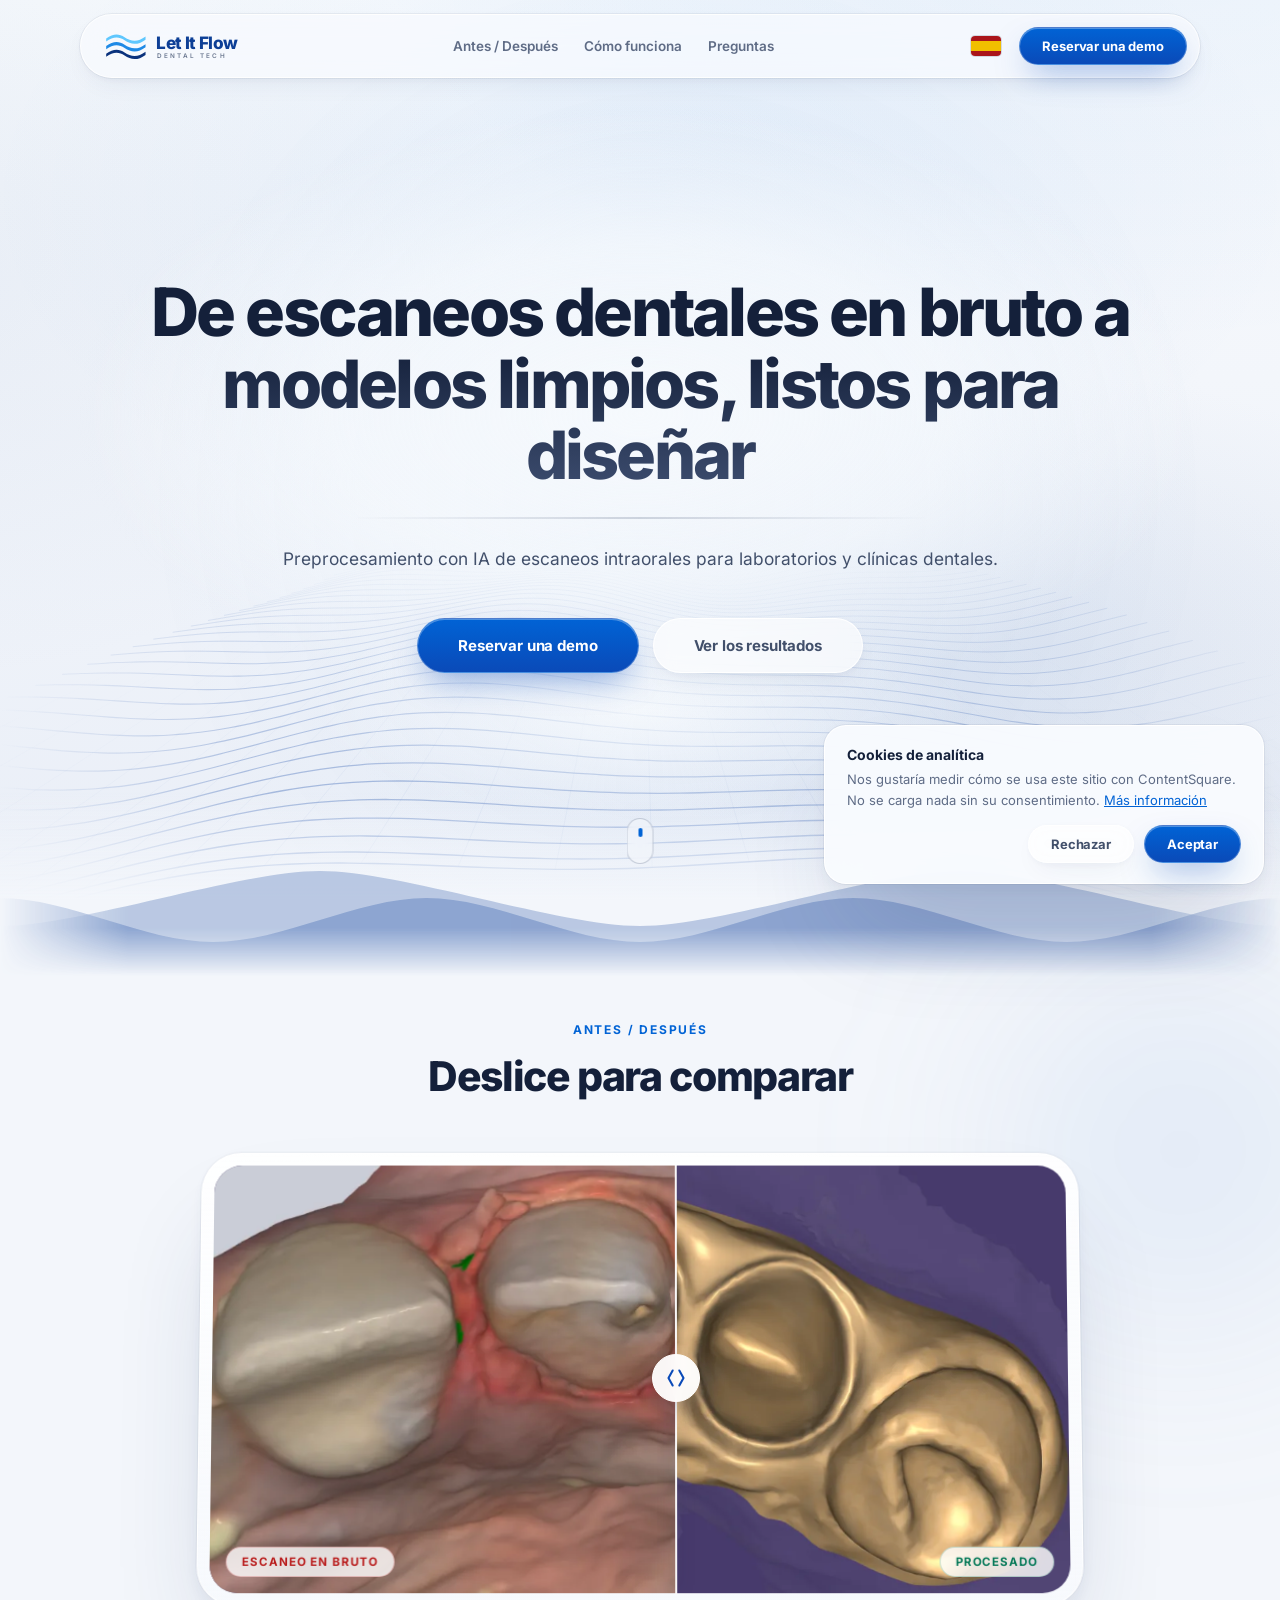
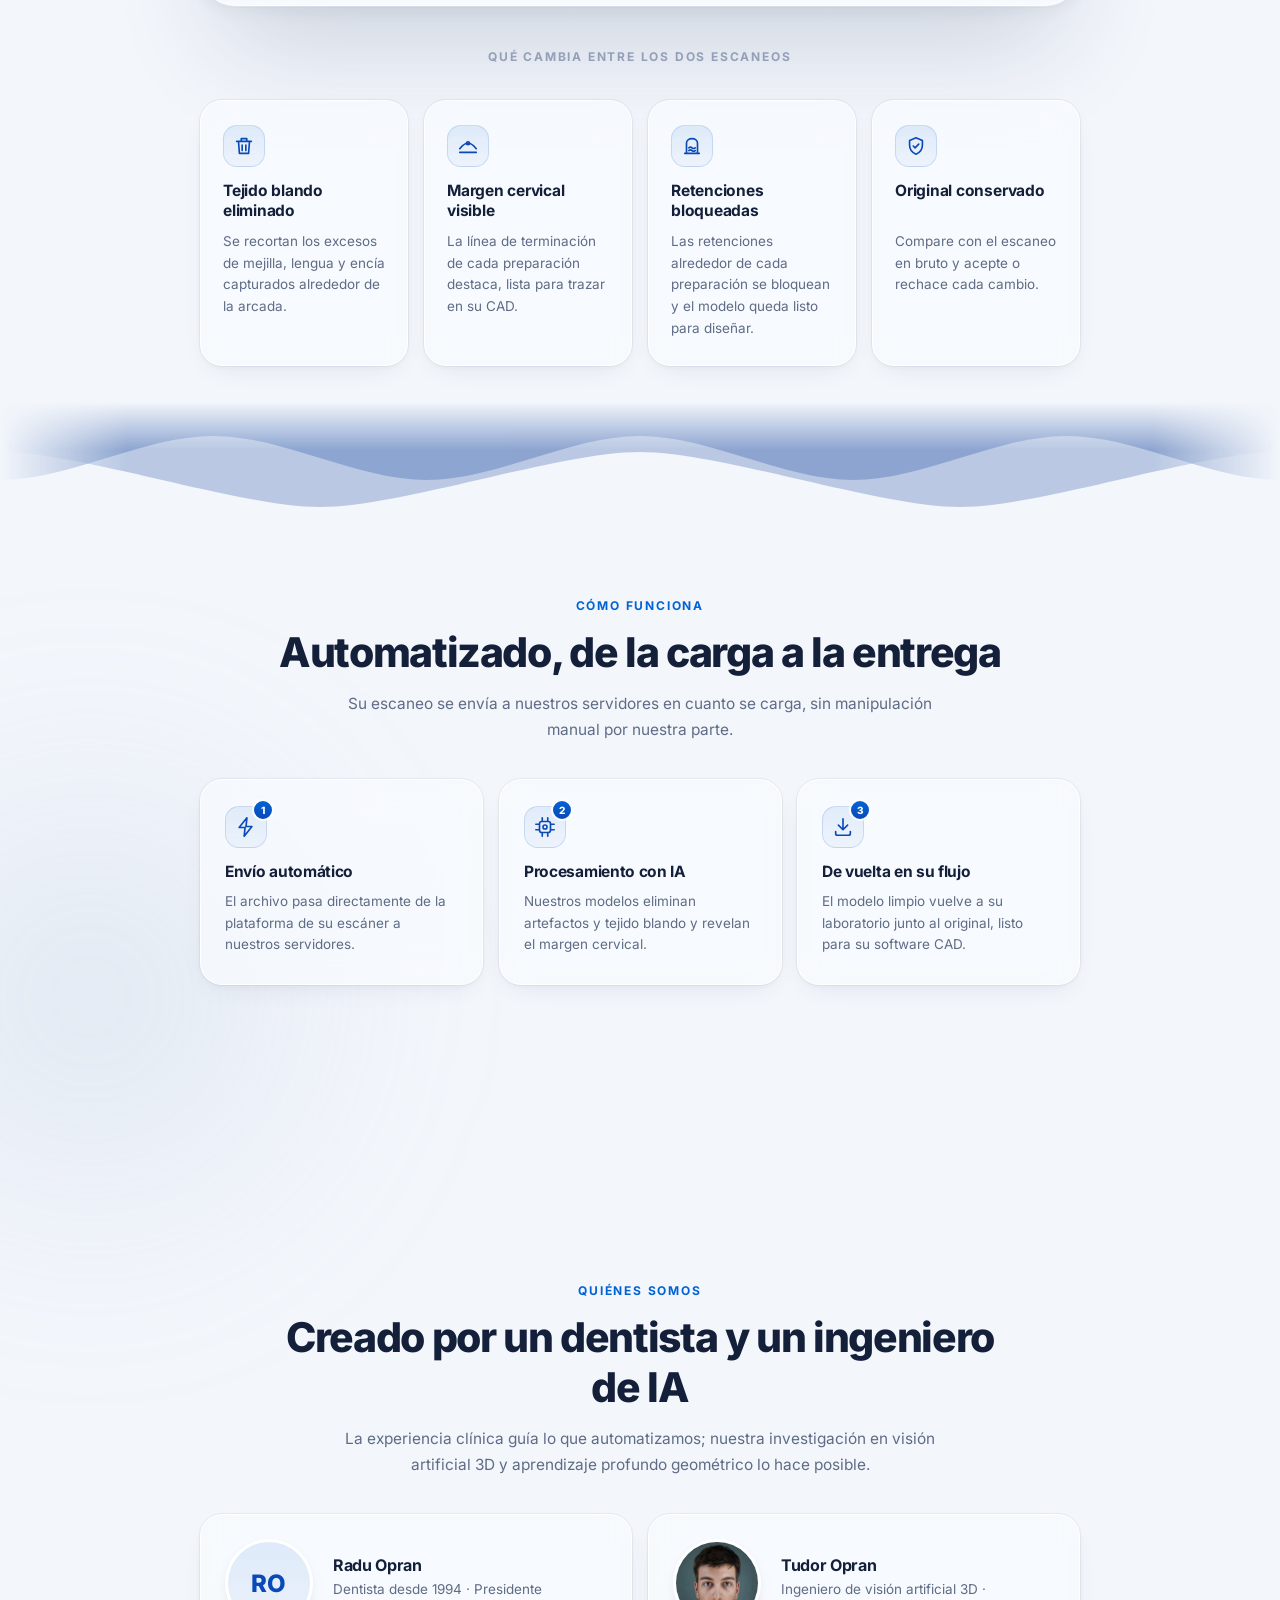
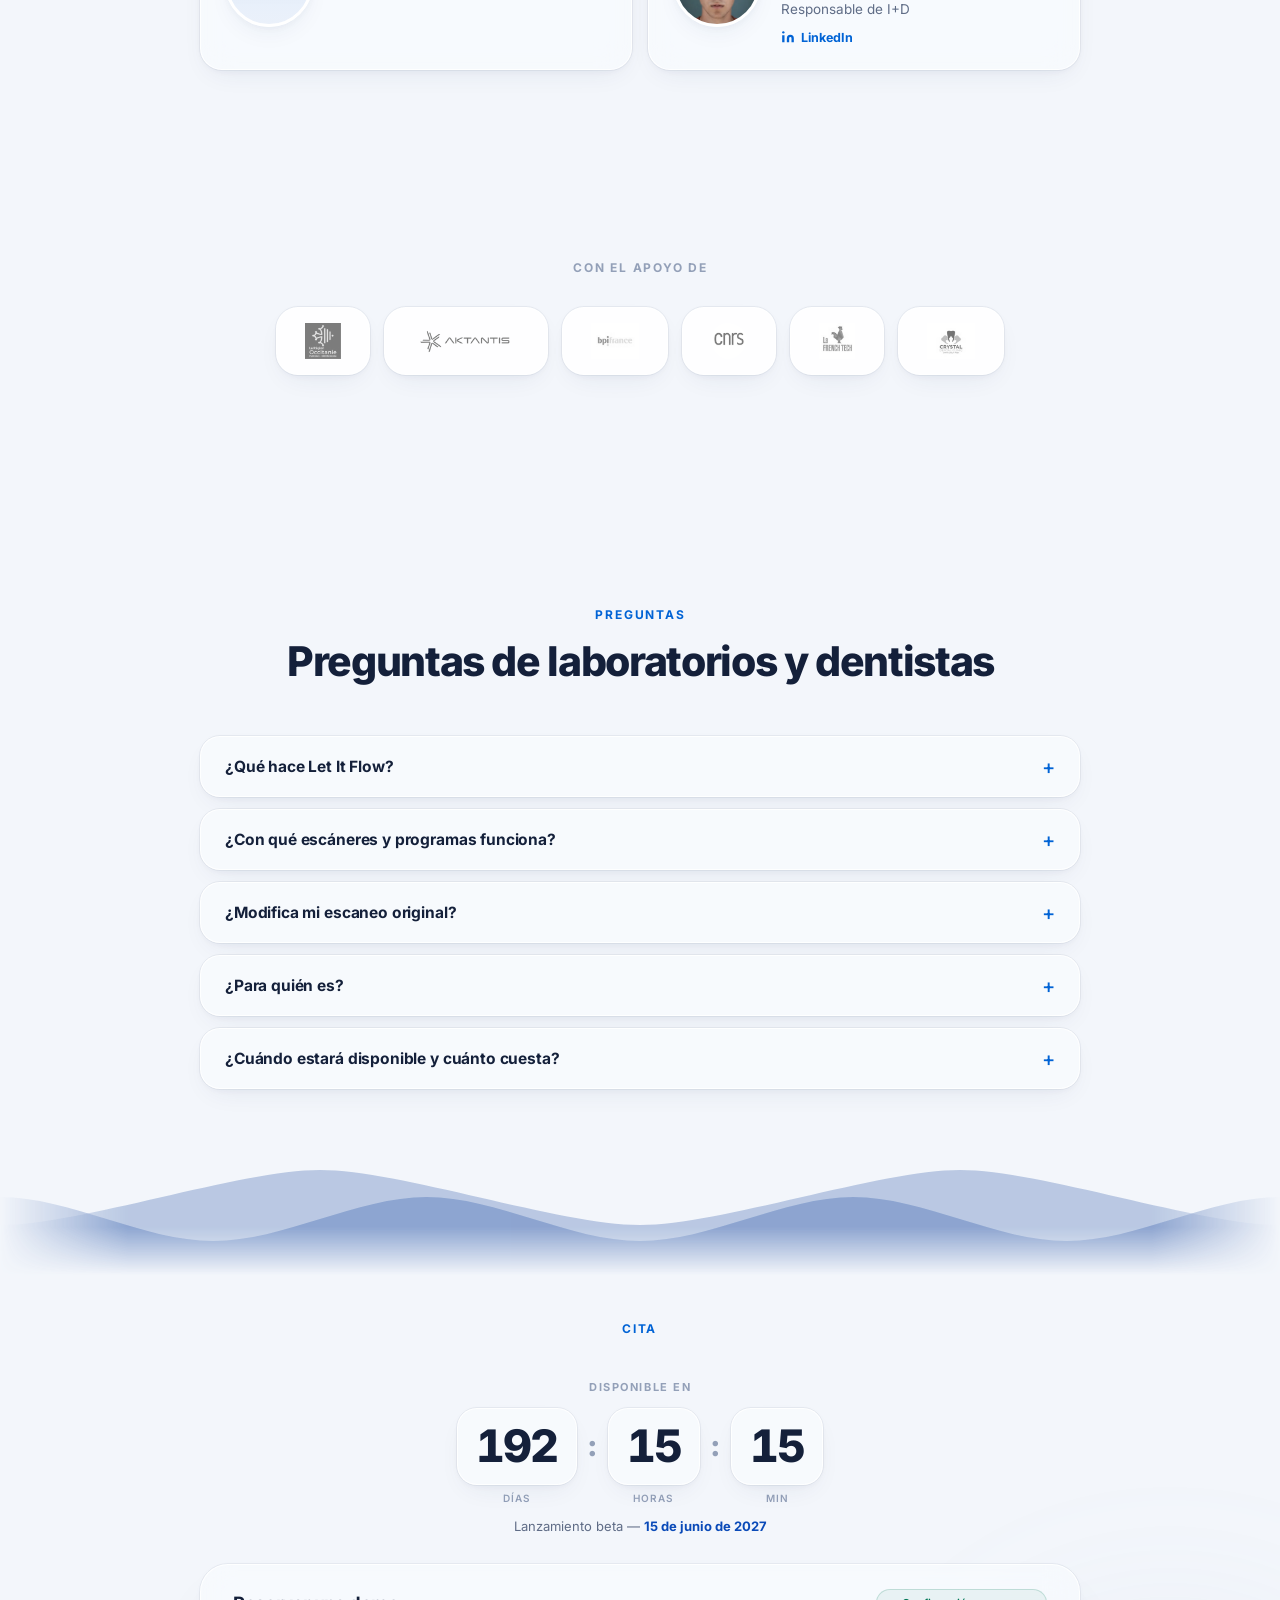
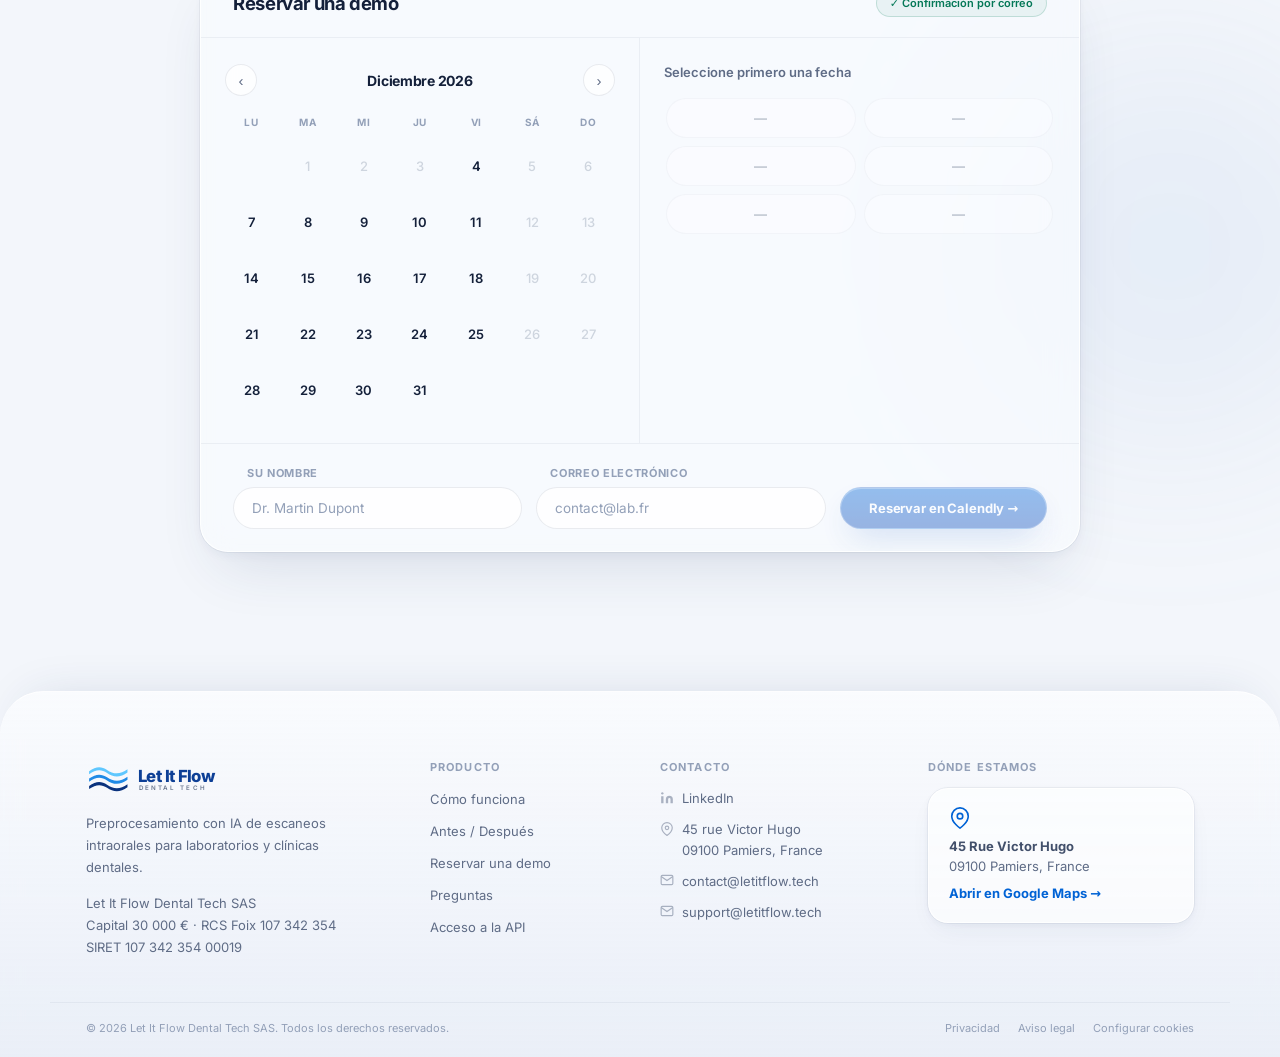
<file: Website/es/index.html>
<!DOCTYPE html>
<html lang="es">
<head>
  <meta charset="UTF-8"/>
  <meta name="viewport" content="width=device-width, initial-scale=1.0"/>
  <title>Limpieza con IA de escaneos intraorales | Let It Flow Dental Tech</title>
  <meta name="description" content="Software de IA para laboratorios y clínicas dentales: limpieza automática de escaneos intraorales, margen cervical visible y modelos listos para CAD."/>
  <meta name="google-site-verification" content="CzwpCwsbh7wogP7uOvolc6QiKjwbcUoYO6BVSsqaey4"/>
  <link rel="icon" type="image/x-icon" href="../favicon.ico"/>
  <link rel="icon" type="image/png" sizes="192x192" href="../assets/icon-192.png"/>
  <link rel="apple-touch-icon" href="../assets/apple-touch-icon.png"/>
  <link rel="canonical" href="https://letitflow.tech/es/"/>
  <link rel="alternate" hreflang="en" href="https://letitflow.tech/"/>
  <link rel="alternate" hreflang="fr" href="https://letitflow.tech/fr/"/>
  <link rel="alternate" hreflang="de" href="https://letitflow.tech/de/"/>
  <link rel="alternate" hreflang="es" href="https://letitflow.tech/es/"/>
  <link rel="alternate" hreflang="it" href="https://letitflow.tech/it/"/>
  <link rel="alternate" hreflang="x-default" href="https://letitflow.tech/"/>

  <meta property="og:type" content="website"/>
  <meta property="og:site_name" content="Let It Flow Dental Tech"/>
  <meta property="og:title" content="Limpieza con IA de escaneos intraorales | Let It Flow Dental Tech"/>
  <meta property="og:description" content="De escaneos intraorales en bruto a modelos limpios, listos para diseñar. Preprocesamiento con IA para laboratorios y clínicas dentales."/>
  <meta property="og:image" content="https://letitflow.tech/assets/og-image.jpg"/>
  <meta property="og:image:width" content="1200"/>
  <meta property="og:image:height" content="630"/>
  <meta property="og:url" content="https://letitflow.tech/es/"/>
  <meta property="og:locale" content="es_ES"/>
  <meta property="og:locale:alternate" content="en_GB"/>
  <meta property="og:locale:alternate" content="fr_FR"/>
  <meta property="og:locale:alternate" content="de_DE"/>
  <meta property="og:locale:alternate" content="it_IT"/>
  <meta name="twitter:card" content="summary_large_image"/>

  <link rel="preload" href="../assets/fonts/inter-latin.woff2" as="font" type="font/woff2" crossorigin/>
  <link rel="stylesheet" href="../css/styles.css"/>

  <script type="application/ld+json">
  {
    "@context": "https://schema.org",
    "@type": "Organization",
    "name": "Let It Flow Dental Tech",
    "legalName": "Let It Flow Dental Tech SAS",
    "alternateName": "Let It Flow",
    "url": "https://letitflow.tech/",
    "logo": "https://letitflow.tech/assets/logo-512.png",
    "image": "https://letitflow.tech/assets/og-image.jpg",
    "description": "AI software that prepares and analyses digital dental impressions for dental labs and clinics.",
    "foundingDate": "2026-07-01",
    "email": "contact@letitflow.tech",
    "taxID": "107 342 354 00019",
    "address": {
      "@type": "PostalAddress",
      "streetAddress": "45 Rue Victor Hugo",
      "postalCode": "09100",
      "addressLocality": "Pamiers",
      "addressRegion": "Occitanie",
      "addressCountry": "FR"
    },
    "sameAs": ["https://www.linkedin.com/company/letitflow-dental-technologies/"],
    "founder": [
      {"@type": "Person", "name": "Radu-Eremia Opran", "jobTitle": "President"},
      {"@type": "Person", "name": "Tudor Opran", "jobTitle": "R&D Lead", "sameAs": ["https://www.linkedin.com/in/tudor-opran/"]}
    ]
  }
  </script>
  <script type="application/ld+json">
  {
    "@context": "https://schema.org",
    "@type": "WebSite",
    "name": "Let It Flow Dental Tech",
    "alternateName": ["Let It Flow", "LetItFlow"],
    "url": "https://letitflow.tech/",
    "inLanguage": ["en", "fr", "de", "es", "it"]
  }
  </script>
  <!--FAQ-JSONLD-START--><script type="application/ld+json">{"@context": "https://schema.org", "@type": "FAQPage", "mainEntity": [{"@type": "Question", "name": "¿Qué hace Let It Flow?", "acceptedAnswer": {"@type": "Answer", "text": "Let It Flow limpia automáticamente las impresiones dentales digitales. Elimina el ruido y los artefactos de tejido blando y revela el margen cervical, para que el protésico disponga de un modelo listo para diseñar la corona."}}, {"@type": "Question", "name": "¿Con qué escáneres y programas funciona?", "acceptedAnswer": {"@type": "Answer", "text": "Nos conectamos a las plataformas en la nube de varias grandes marcas de escáneres intraorales. El modelo limpio se abre en su software CAD dental habitual."}}, {"@type": "Question", "name": "¿Modifica mi escaneo original?", "acceptedAnswer": {"@type": "Answer", "text": "No. El escaneo original se conserva siempre. Puede comparar el resultado con él y aceptar o rechazar cada corrección."}}, {"@type": "Question", "name": "¿Para quién es?", "acceptedAnswer": {"@type": "Answer", "text": "Primero para laboratorios dentales y para dentistas que diseñan restauraciones en la clínica. El análisis ortodóncico está en nuestra hoja de ruta."}}, {"@type": "Question", "name": "¿Cuándo estará disponible y cuánto cuesta?", "acceptedAnswer": {"@type": "Answer", "text": "La beta abre el 15 de junio de 2027. Cada producto se ofrecerá con suscripción mensual o anual, con 14 días de prueba gratuita en sus propios escaneos. Reserve una demo para estar entre los primeros usuarios."}}]}</script><!--FAQ-JSONLD-END-->

</head>
<body>

<!-- ── NAV ─────────────────────────────────────────── -->
<header class="nav" id="nav">
  <div class="nav-inner">
    <a href="./" class="logo" aria-label="Let It Flow Dental Tech — inicio">
      <svg class="lif-logo" viewBox="0 0 252 60" aria-hidden="true" focusable="false">
        <g class="lif-mark">
          <path class="lif-wave lif-wave-1" fill="#5fc7fe" d="M5 18 C 16 10 25 10 34 16 C 44 23 55 24 67 15 L67 20 C 55 29 44 28 34 21 C 25 15 16 15 5 23 Z"/>
          <path class="lif-wave lif-wave-2" fill="#1f8ae6" d="M5 30 C 16 22 25 22 34 28 C 44 35 55 36 67 27 L67 32 C 55 41 44 40 34 33 C 25 27 16 27 5 35 Z"/>
          <path class="lif-wave lif-wave-3" fill="#0a327d" d="M5 42 C 16 34 25 34 34 40 C 44 47 55 48 67 39 L67 44 C 55 53 44 52 34 45 C 25 39 16 39 5 47 Z"/>
        </g>
        <text class="lif-name" x="84" y="35">Let It Flow</text>
        <text class="lif-sub" x="85" y="49">DENTAL TECH</text>
      </svg>
    </a>
    <nav class="nav-links" aria-label="Primary">
      <a href="#demo" data-i18n="nav-demo">Antes / Después</a>
      <a href="#how-it-works" data-i18n="nav-how">Cómo funciona</a>
      <a href="#faq" data-i18n="nav-faq">Preguntas</a>
    </nav>
    <div class="nav-right">
      <div class="lang-dropdown" id="lang-dropdown">
        <button class="lang-selected" id="lang-selected" aria-haspopup="listbox" aria-expanded="false" aria-label="Change language">
          <img src="../assets/flag-es.svg" alt="Español" class="lang-flag-img" width="30" height="20"/>
        </button>
        <ul class="lang-list" id="lang-list" role="listbox" aria-label="Language">
          <li><a class="lang-btn" href="../" hreflang="en" lang="en" data-lang="en" role="option" aria-selected="false"><img src="../assets/flag-gb.svg" alt="" class="lang-flag-img" width="30" height="20"/><span class="lang-code" aria-label="English">EN</span></a></li>
          <li><a class="lang-btn" href="../fr/" hreflang="fr" lang="fr" data-lang="fr" role="option" aria-selected="false"><img src="../assets/flag-fr.svg" alt="" class="lang-flag-img" width="30" height="20"/><span class="lang-code" aria-label="Français">FR</span></a></li>
          <li><a class="lang-btn" href="../de/" hreflang="de" lang="de" data-lang="de" role="option" aria-selected="false"><img src="../assets/flag-de.svg" alt="" class="lang-flag-img" width="30" height="20"/><span class="lang-code" aria-label="Deutsch">DE</span></a></li>
          <li><a class="lang-btn active" href="./" hreflang="es" lang="es" data-lang="es" role="option" aria-selected="true"><img src="../assets/flag-es.svg" alt="" class="lang-flag-img" width="30" height="20"/><span class="lang-code" aria-label="Español">ES</span></a></li>
          <li><a class="lang-btn" href="../it/" hreflang="it" lang="it" data-lang="it" role="option" aria-selected="false"><img src="../assets/flag-it.svg" alt="" class="lang-flag-img" width="30" height="20"/><span class="lang-code" aria-label="Italiano">IT</span></a></li>
        </ul>
      </div>
      <a class="btn btn-primary btn-nav" href="#rdv"><span class="cta-long" data-i18n="nav-cta-text">Reservar una demo</span><span class="cta-short" data-i18n="nav-cta-short">Demo</span></a>
    </div>
  </div>
</header>

<main class="page">

  <!-- ── HERO ──────────────────────────────────────── -->
  <section class="hero" aria-label="Introduction">
    <canvas id="flow-canvas" aria-hidden="true"></canvas>
    <div class="hero-veil" aria-hidden="true"></div>

    <div class="hero-content">
      <h1 class="hero-title" data-i18n="hero-title">De escaneos dentales en bruto a modelos limpios, listos para diseñar</h1>
      <div class="rule" aria-hidden="true"></div>
      <p class="hero-sub" data-i18n="hero-sub">Preprocesamiento con IA de escaneos intraorales para laboratorios y clínicas dentales.</p>
      <div class="hero-actions">
        <a class="btn btn-primary btn-lg" href="#rdv" data-i18n="hero-cta">Reservar una demo</a>
        <a class="btn btn-ghost btn-lg" href="#demo" data-i18n="hero-cta2">Ver los resultados</a>
      </div>
    </div>

    <a class="scroll-cue" href="#demo" aria-label="Scroll to the before / after comparison">
      <span class="scroll-cue-dot" aria-hidden="true"></span>
    </a>
  </section>

  <div class="flow-sep" aria-hidden="true"></div>

  <!-- ── BEFORE / AFTER ────────────────────────────── -->
  <section class="section slider-section" id="demo" aria-labelledby="slider-title">
    <div class="deco deco-a" data-parallax="0.06" aria-hidden="true"></div>
    <div class="section-head reveal">
      <p class="eyebrow" data-i18n="slider-label">Antes / Después</p>
      <h2 class="section-title" id="slider-title" data-i18n="slider-title">Deslice para comparar</h2>
    </div>

    <div class="compare-frame reveal tilt" style="--d:.1s">
      <div class="compare-wrap" id="compare" role="slider" aria-label="Before and after comparison slider" aria-valuemin="0" aria-valuemax="100" aria-valuenow="50" tabindex="0">
        <picture>
          <source srcset="../assets/scan-processed.webp" type="image/webp"/>
          <img class="img-after" src="../assets/scan-processed.jpg" alt="Processed dental scan — clean model with the cervical junction revealed" width="1400" height="693" loading="lazy" decoding="async"/>
        </picture>
        <div class="img-before-wrap" id="before-wrap">
          <picture>
            <source srcset="../assets/scan-raw.webp" type="image/webp"/>
            <img src="../assets/scan-raw.jpg" alt="Raw dental scan with noise and soft-tissue artefacts" width="1161" height="550" loading="lazy" decoding="async"/>
          </picture>
        </div>
        <div class="compare-divider" id="divider" aria-hidden="true"></div>
        <div class="compare-handle" id="handle" aria-hidden="true"></div>
        <span class="compare-badge badge-before" data-i18n="badge-before">Escaneo en bruto</span>
        <span class="compare-badge badge-after" data-i18n="badge-after">Procesado</span>
      </div>
    </div>

    <p class="gains-intro reveal" data-i18n="gains-intro">Qué cambia entre los dos escaneos</p>
    <ul class="gains">
      <li class="gain glass reveal" style="--d:.05s">
        <span class="gain-icon" aria-hidden="true"><svg viewBox="0 0 24 24" fill="none" stroke="currentColor" stroke-width="1.8" stroke-linecap="round" stroke-linejoin="round"><path d="M4 7h16M9 7V4h6v3M6 7l1 13h10l1-13"/><path d="M10 11v6M14 11v6"/></svg></span>
        <h3 data-i18n="gain1-title">Tejido blando eliminado</h3>
        <p data-i18n="gain1-text">Se recortan los excesos de mejilla, lengua y encía capturados alrededor de la arcada.</p>
      </li>
      <li class="gain glass reveal" style="--d:.12s">
        <span class="gain-icon" aria-hidden="true"><svg viewBox="0 0 24 24" fill="none" stroke="currentColor" stroke-width="1.8" stroke-linecap="round" stroke-linejoin="round"><path d="M3 15c3-4 6-6 9-6s6 2 9 6"/><circle cx="12" cy="9" r="1.6"/><path d="M3 19h18"/></svg></span>
        <h3 data-i18n="gain2-title">Margen cervical visible</h3>
        <p data-i18n="gain2-text">La línea de terminación de cada preparación destaca, lista para trazar en su CAD.</p>
      </li>
      <li class="gain glass reveal" style="--d:.19s">
        <span class="gain-icon" aria-hidden="true"><svg viewBox="0 0 24 24" fill="none" stroke="currentColor" stroke-width="1.8" stroke-linecap="round" stroke-linejoin="round"><path d="M6 20V9c0-3 2.7-5 6-5s6 2 6 5v11"/><path d="M4 20h16"/><path d="M8.5 14c1.2-1 2.3-1 3.5 0s2.3 1 3.5 0" /><path d="M8.5 17c1.2-1 2.3-1 3.5 0s2.3 1 3.5 0"/></svg></span>
        <h3 data-i18n="gain3-title">Retenciones bloqueadas</h3>
        <p data-i18n="gain3-text">Las retenciones alrededor de cada preparación se bloquean y el modelo queda listo para diseñar.</p>
      </li>
      <li class="gain glass reveal" style="--d:.26s">
        <span class="gain-icon" aria-hidden="true"><svg viewBox="0 0 24 24" fill="none" stroke="currentColor" stroke-width="1.8" stroke-linecap="round" stroke-linejoin="round"><path d="M9 12l2 2 4-4"/><path d="M12 3l7 3v5c0 4.5-3 8.3-7 10-4-1.7-7-5.5-7-10V6z"/></svg></span>
        <h3 data-i18n="gain4-title">Original conservado</h3>
        <p data-i18n="gain4-text">Compare con el escaneo en bruto y acepte o rechace cada cambio.</p>
      </li>
    </ul>
  </section>

  <div class="flow-sep flow-sep--flip" aria-hidden="true"></div>

  <!-- ── HOW IT WORKS ──────────────────────────────── -->
  <section class="section hiw-section" id="how-it-works" aria-labelledby="hiw-title">
    <div class="deco deco-b" data-parallax="-0.05" aria-hidden="true"></div>
    <div class="section-head reveal">
      <p class="eyebrow" data-i18n="hiw-label">Cómo funciona</p>
      <h2 class="section-title" id="hiw-title" data-i18n="hiw-title">Automatizado, de la carga a la entrega</h2>
      <p class="section-sub" data-i18n="hiw-subtitle">Su escaneo se envía a nuestros servidores en cuanto se carga, sin manipulación manual por nuestra parte.</p>
    </div>

    <ol class="hiw-steps">
      <li class="hiw-step glass reveal" style="--d:.05s">
        <div class="hiw-icon" aria-hidden="true">
          <svg viewBox="0 0 24 24" fill="none" stroke="currentColor" stroke-width="1.8" stroke-linecap="round" stroke-linejoin="round"><path d="M13 2L4.5 12.5H11L10 22l8.5-10.5H12L13 2z"/></svg>
          <span class="hiw-step-num">1</span>
        </div>
        <h3 data-i18n="fhiw-s1-title">Envío automático</h3>
        <p data-i18n="fhiw-s1-desc">El archivo pasa directamente de la plataforma de su escáner a nuestros servidores.</p>
      </li>
      <li class="hiw-step glass reveal" style="--d:.15s">
        <div class="hiw-icon" aria-hidden="true">
          <svg viewBox="0 0 24 24" fill="none" stroke="currentColor" stroke-width="1.8" stroke-linecap="round" stroke-linejoin="round"><rect x="6" y="6" width="12" height="12" rx="2.5"/><path d="M9 2v3M15 2v3M9 19v3M15 19v3M2 9h3M2 15h3M19 9h3M19 15h3"/><circle cx="12" cy="12" r="2.2"/></svg>
          <span class="hiw-step-num">2</span>
        </div>
        <h3 data-i18n="fhiw-s2-title">Procesamiento con IA</h3>
        <p data-i18n="fhiw-s2-desc">Nuestros modelos eliminan artefactos y tejido blando y revelan el margen cervical.</p>
      </li>
      <li class="hiw-step glass reveal" style="--d:.25s">
        <div class="hiw-icon" aria-hidden="true">
          <svg viewBox="0 0 24 24" fill="none" stroke="currentColor" stroke-width="1.8" stroke-linecap="round" stroke-linejoin="round"><path d="M12 3v12M7 10l5 5 5-5"/><path d="M4 17v2a2 2 0 002 2h12a2 2 0 002-2v-2"/></svg>
          <span class="hiw-step-num">3</span>
        </div>
        <h3 data-i18n="fhiw-s3-title">De vuelta en su flujo</h3>
        <p data-i18n="fhiw-s3-desc">El modelo limpio vuelve a su laboratorio junto al original, listo para su software CAD.</p>
      </li>
    </ol>

    <p class="hiw-badge reveal" style="--d:.3s" data-i18n="hiw-badge">Procesamiento automatizado, usted tiene la última palabra</p>
  </section>

  <!-- ── TEAM ──────────────────────────────────────── -->
  <section class="section team-section" id="team" aria-labelledby="team-title">
    <div class="section-head reveal">
      <p class="eyebrow" data-i18n="team-label">Quiénes somos</p>
      <h2 class="section-title" id="team-title" data-i18n="team-title">Creado por un dentista y un ingeniero de IA</h2>
      <p class="section-sub" data-i18n="team-sub">La experiencia clínica guía lo que automatizamos; nuestra investigación en visión artificial 3D y aprendizaje profundo geométrico lo hace posible.</p>
    </div>
    <ul class="team-grid">
      <li class="team-card glass reveal" style="--d:.05s">
        <span class="team-initials" aria-hidden="true">RO</span>
        <h3>Radu Opran</h3>
        <p data-i18n="team-radu">Dentista desde 1994 · Presidente</p>
      </li>
      <li class="team-card glass reveal" style="--d:.12s">
        <picture>
          <source srcset="../assets/team/tudor-opran.webp" type="image/webp"/>
          <img class="team-photo" src="../assets/team/tudor-opran.jpg" alt="Tudor Opran" width="88" height="88" loading="lazy" decoding="async"/>
        </picture>
        <h3>Tudor Opran</h3>
        <p data-i18n="team-tudor">Ingeniero de visión artificial 3D · Responsable de I+D</p>
        <a class="team-linkedin" href="https://www.linkedin.com/in/tudor-opran/" target="_blank" rel="noopener" aria-label="Tudor Opran en LinkedIn">
          <svg width="14" height="14" viewBox="0 0 24 24" fill="currentColor" aria-hidden="true"><path d="M16 8a6 6 0 016 6v7h-4v-7a2 2 0 00-2-2 2 2 0 00-2 2v7h-4v-7a6 6 0 016-6zM2 9h4v12H2z"/><circle cx="4" cy="4" r="2"/></svg>
          LinkedIn
        </a>
      </li>
    </ul>
  </section>

  <!-- ── PARTNERS ──────────────────────────────────── -->
  <section class="section partners-section" id="partners" aria-labelledby="partners-title">
    <h2 class="eyebrow partners-label reveal" id="partners-title" data-i18n="partners-label">Con el apoyo de</h2>
    <ul class="partners-grid reveal" style="--d:.08s">
      <li><a href="https://www.laregion.fr" target="_blank" rel="noopener" class="partner-chip glass"><img src="../assets/logo-occitanie.jpg" alt="Région Occitanie" class="partner-logo" loading="lazy"/></a></li>
      <li><a href="https://www.aktantis.com/" target="_blank" rel="noopener" class="partner-chip glass"><img src="../assets/aktantislogox.png" alt="Aktantis" class="partner-logo" loading="lazy"/></a></li>
      <li><a href="https://www.bpifrance.fr" target="_blank" rel="noopener" class="partner-chip glass"><img src="../assets/bpifrance5870.jpg" alt="Bpifrance" class="partner-logo" loading="lazy"/></a></li>
      <li><a href="https://www.cnrs.fr/fr" target="_blank" rel="noopener" class="partner-chip glass"><img src="../assets/LOGO_CNRS_BLANC.png" alt="CNRS — IDRIS Jean Zay" class="partner-logo" loading="lazy"/></a></li>
      <li><a href="https://lafrenchtech.gouv.fr/" target="_blank" rel="noopener" class="partner-chip glass"><img src="../assets/idy0qUczeT_1776967014490.jpg" alt="La French Tech" class="partner-logo" loading="lazy"/></a></li>
      <li><a href="https://crystaldentalclinic.ro/" target="_blank" rel="noopener" class="partner-chip glass"><img src="../assets/crystaldentalclinic.jpg" alt="Crystal Dental Clinic" class="partner-logo" loading="lazy"/></a></li>
    </ul>
    <p class="partners-note" data-i18n="partners-note"></p>
  </section>

  <!-- ── FAQ ───────────────────────────────────────── -->
  <section class="section faq-section" id="faq" aria-labelledby="faq-title">
    <div class="section-head reveal">
      <p class="eyebrow" data-i18n="faq-label">Preguntas</p>
      <h2 class="section-title" id="faq-title" data-i18n="faq-title">Preguntas de laboratorios y dentistas</h2>
    </div>
    <div class="faq-list reveal" style="--d:.06s">
      <details class="faq-item glass">
        <summary data-i18n="faq-q1">¿Qué hace Let It Flow?</summary>
        <p data-i18n="faq-a1">Let It Flow limpia automáticamente las impresiones dentales digitales. Elimina el ruido y los artefactos de tejido blando y revela el margen cervical, para que el protésico disponga de un modelo listo para diseñar la corona.</p>
      </details>
      <details class="faq-item glass">
        <summary data-i18n="faq-q2">¿Con qué escáneres y programas funciona?</summary>
        <p data-i18n="faq-a2">Nos conectamos a las plataformas en la nube de varias grandes marcas de escáneres intraorales. El modelo limpio se abre en su software CAD dental habitual.</p>
      </details>
      <details class="faq-item glass">
        <summary data-i18n="faq-q3">¿Modifica mi escaneo original?</summary>
        <p data-i18n="faq-a3">No. El escaneo original se conserva siempre. Puede comparar el resultado con él y aceptar o rechazar cada corrección.</p>
      </details>
      <details class="faq-item glass">
        <summary data-i18n="faq-q4">¿Para quién es?</summary>
        <p data-i18n="faq-a4">Primero para laboratorios dentales y para dentistas que diseñan restauraciones en la clínica. El análisis ortodóncico está en nuestra hoja de ruta.</p>
      </details>
      <details class="faq-item glass">
        <summary data-i18n="faq-q5">¿Cuándo estará disponible y cuánto cuesta?</summary>
        <p data-i18n="faq-a5">La beta abre el 15 de junio de 2027. Cada producto se ofrecerá con suscripción mensual o anual, con 14 días de prueba gratuita en sus propios escaneos. Reserve una demo para estar entre los primeros usuarios.</p>
      </details>
    </div>
  </section>

  <div class="flow-sep" aria-hidden="true"></div>

  <!-- ── BOOKING ───────────────────────────────────── -->
  <section class="section booking-section" id="rdv" aria-labelledby="booking-title">
    <div class="deco deco-c" data-parallax="0.05" aria-hidden="true"></div>
    <div class="section-head reveal">
      <p class="eyebrow" data-i18n="booking-label">Cita</p>
    </div>

    <!-- Countdown -->
    <div class="countdown-wrap reveal" id="countdown-wrap" style="--d:.06s">
      <p class="countdown-label" data-i18n="cd-label">Disponible en</p>
      <div class="countdown-blocks" role="timer" aria-label="Time until beta launch">
        <div class="cd-block">
          <div class="cd-num glass" id="cd-days">--</div>
          <div class="cd-unit" data-i18n="cd-unit-days">Días</div>
        </div>
        <div class="cd-sep" aria-hidden="true">:</div>
        <div class="cd-block">
          <div class="cd-num glass" id="cd-hours">--</div>
          <div class="cd-unit" data-i18n="cd-unit-hours">Horas</div>
        </div>
        <div class="cd-sep" aria-hidden="true">:</div>
        <div class="cd-block">
          <div class="cd-num glass" id="cd-mins">--</div>
          <div class="cd-unit" data-i18n="cd-unit-mins">Min</div>
        </div>
      </div>
      <p class="countdown-tagline" data-i18n-html="cd-tagline">Lanzamiento beta — <strong>15 de junio de 2027</strong></p>
    </div>

    <!-- Booking widget -->
    <div class="booking-widget glass reveal" style="--d:.12s">
      <div class="booking-head">
        <h2 id="booking-title" data-i18n="booking-title">Reservar una demo</h2>
        <span class="booking-confirm-badge" data-i18n="booking-confirm">✓ Confirmación por correo</span>
      </div>
      <div class="booking-body">
        <!-- Calendar -->
        <div class="booking-cal">
          <div class="cal-nav">
            <button class="cal-arrow" id="cal-prev" aria-label="Previous month">&#8249;</button>
            <div class="cal-month" id="cal-month-label" aria-live="polite"></div>
            <button class="cal-arrow" id="cal-next" aria-label="Next month">&#8250;</button>
          </div>
          <div class="cal-grid" id="cal-grid"></div>
        </div>
        <!-- Time slots -->
        <div class="booking-slots">
          <div class="slots-title" id="slots-title" aria-live="polite">Select a date first</div>
          <div class="slots-grid" id="slots-grid"></div>
        </div>
      </div>
      <form class="booking-form" id="booking-form">
        <div class="bform-field">
          <label for="bform-name" data-i18n="bform-lbl-name">Su nombre</label>
          <input type="text" id="bform-name" name="name" placeholder="Dr. Martin Dupont" autocomplete="name"/>
        </div>
        <div class="bform-field">
          <label for="bform-email" data-i18n="bform-lbl-email">Correo electrónico</label>
          <input type="email" id="bform-email" name="email" placeholder="contact@lab.fr" autocomplete="email"/>
        </div>
        <button type="submit" class="btn btn-primary bform-submit" id="bform-submit" disabled data-i18n="bform-submit">Reservar en Calendly →</button>
      </form>
    </div>
  </section>

</main>

<!-- ── FOOTER ─────────────────────────────────────── -->
<footer class="footer">
  <div class="footer-main">

    <div class="footer-brand">
      <a href="./" class="logo" aria-label="Let It Flow Dental Tech — inicio">
        <svg class="lif-logo" viewBox="0 0 252 60" aria-hidden="true" focusable="false">
          <g class="lif-mark">
            <path class="lif-wave lif-wave-1" fill="#5fc7fe" d="M5 18 C 16 10 25 10 34 16 C 44 23 55 24 67 15 L67 20 C 55 29 44 28 34 21 C 25 15 16 15 5 23 Z"/>
            <path class="lif-wave lif-wave-2" fill="#1f8ae6" d="M5 30 C 16 22 25 22 34 28 C 44 35 55 36 67 27 L67 32 C 55 41 44 40 34 33 C 25 27 16 27 5 35 Z"/>
            <path class="lif-wave lif-wave-3" fill="#0a327d" d="M5 42 C 16 34 25 34 34 40 C 44 47 55 48 67 39 L67 44 C 55 53 44 52 34 45 C 25 39 16 39 5 47 Z"/>
          </g>
          <text class="lif-name" x="84" y="35">Let It Flow</text>
          <text class="lif-sub" x="85" y="49">DENTAL TECH</text>
        </svg>
      </a>
      <p data-i18n="footer-tagline">Preprocesamiento con IA de escaneos intraorales para laboratorios y clínicas dentales.</p>
      <p class="footer-fineprint">Let It Flow Dental Tech SAS<br/>Capital 30&nbsp;000&nbsp;€ · RCS Foix 107&nbsp;342&nbsp;354<br/>SIRET 107&nbsp;342&nbsp;354&nbsp;00019</p>
    </div>

    <nav class="footer-col" aria-labelledby="footer-col1-title">
      <h3 id="footer-col1-title" data-i18n="footer-col1-title">Producto</h3>
      <ul>
        <li><a href="#how-it-works" data-i18n="footer-how">Cómo funciona</a></li>
        <li><a href="#demo" data-i18n="footer-before-after">Antes / Después</a></li>
        <li><a href="#rdv" data-i18n="footer-demo">Reservar una demo</a></li>
        <li><a href="#faq" data-i18n="footer-faq">Preguntas</a></li>
        <li><a href="mailto:support@letitflow.tech" data-i18n="footer-api">Acceso a la API</a></li>
      </ul>
    </nav>

    <div class="footer-col" aria-labelledby="footer-col2-title">
      <h3 id="footer-col2-title" data-i18n="footer-col2-title">Contacto</h3>
      <ul>
        <li>
          <span>
            <svg width="14" height="14" viewBox="0 0 24 24" fill="currentColor" aria-hidden="true"><path d="M16 8a6 6 0 016 6v7h-4v-7a2 2 0 00-2-2 2 2 0 00-2 2v7h-4v-7a6 6 0 016-6zM2 9h4v12H2z"/><circle cx="4" cy="4" r="2"/></svg>
            <a href="https://www.linkedin.com/company/letitflow-dental-technologies/" target="_blank" rel="noopener">LinkedIn</a>
          </span>
        </li>
        <li>
          <span>
            <svg width="14" height="14" viewBox="0 0 24 24" fill="none" stroke="currentColor" stroke-width="2" aria-hidden="true"><path d="M21 10c0 7-9 13-9 13s-9-6-9-13a9 9 0 0118 0z"/><circle cx="12" cy="10" r="3"/></svg>
            45 rue Victor Hugo<br/>09100 Pamiers, France
          </span>
        </li>
        <li>
          <span>
            <svg width="14" height="14" viewBox="0 0 24 24" fill="none" stroke="currentColor" stroke-width="2" aria-hidden="true"><path d="M4 4h16c1.1 0 2 .9 2 2v12c0 1.1-.9 2-2 2H4c-1.1 0-2-.9-2-2V6c0-1.1.9-2 2-2z"/><polyline points="22,6 12,13 2,6"/></svg>
            <a href="mailto:contact@letitflow.tech">contact@letitflow.tech</a>
          </span>
        </li>
        <li>
          <span>
            <svg width="14" height="14" viewBox="0 0 24 24" fill="none" stroke="currentColor" stroke-width="2" aria-hidden="true"><path d="M4 4h16c1.1 0 2 .9 2 2v12c0 1.1-.9 2-2 2H4c-1.1 0-2-.9-2-2V6c0-1.1.9-2 2-2z"/><polyline points="22,6 12,13 2,6"/></svg>
            <a href="mailto:support@letitflow.tech">support@letitflow.tech</a>
          </span>
        </li>
      </ul>
    </div>

    <div class="footer-map-col">
      <h3 id="footer-col3-title" data-i18n="footer-col3-title">Dónde estamos</h3>
      <a class="footer-map" href="https://www.google.com/maps/search/?api=1&amp;query=45%20Rue%20Victor%20Hugo%2C%2009100%20Pamiers%2C%20France" target="_blank" rel="noopener">
        <svg viewBox="0 0 24 24" width="22" height="22" fill="none" stroke="currentColor" stroke-width="1.8" aria-hidden="true"><path d="M21 10c0 7-9 13-9 13s-9-6-9-13a9 9 0 0118 0z"/><circle cx="12" cy="10" r="3"/></svg>
        <span><strong>45 Rue Victor Hugo</strong><br/>09100 Pamiers, France</span>
        <span class="footer-map-cta" data-i18n="footer-map-cta">Abrir en Google Maps →</span>
      </a>
    </div>

  </div>

  <div class="footer-bottom">
    <span data-i18n="footer-copy">© 2026 Let It Flow Dental Tech SAS. Todos los derechos reservados.</span>
    <div class="footer-legal">
      <a href="../confidentialite.html" data-i18n="footer-privacy">Privacidad</a>
      <a href="../mentions-legales.html" data-i18n="footer-legal">Aviso legal</a>
      <button type="button" class="footer-cookie-btn" id="cookie-settings" data-i18n="footer-cookies">Configurar cookies</button>
    </div>
  </div>
</footer>

<!-- Cookie consent: ContentSquare analytics load only after the visitor accepts (see js/main.js) -->
<div class="consent glass" id="consent" role="dialog" aria-labelledby="consent-title" hidden>
  <p class="consent-title" id="consent-title" data-i18n="consent-title">Cookies de analítica</p>
  <p class="consent-text"><span data-i18n="consent-text">Nos gustaría medir cómo se usa este sitio con ContentSquare. No se carga nada sin su consentimiento.</span> <a href="../confidentialite.html" data-i18n="consent-more">Más información</a></p>
  <div class="consent-actions">
    <button type="button" class="btn btn-ghost consent-btn" id="consent-no" data-i18n="consent-no">Rechazar</button>
    <button type="button" class="btn btn-primary consent-btn" id="consent-yes" data-i18n="consent-yes">Aceptar</button>
  </div>
</div>

<script src="../js/main.js" defer></script>
</body>
</html>
</file>
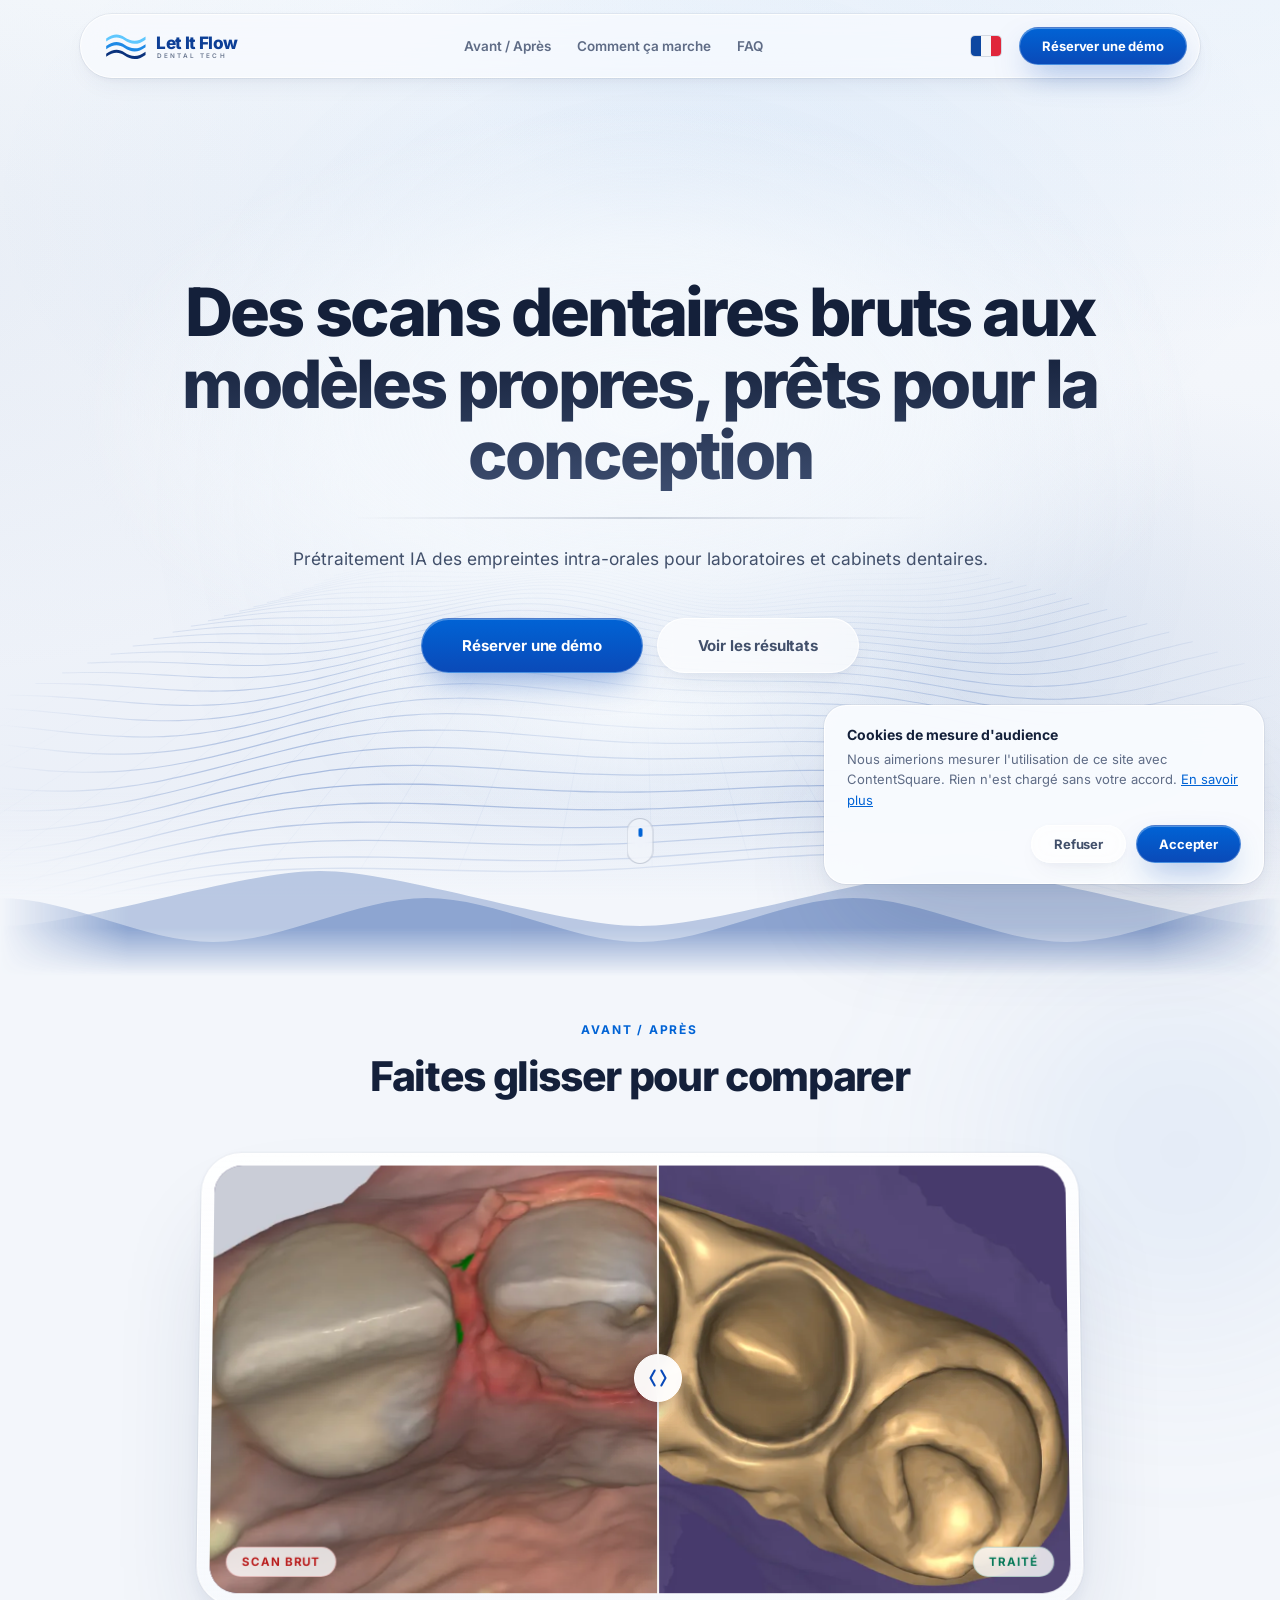
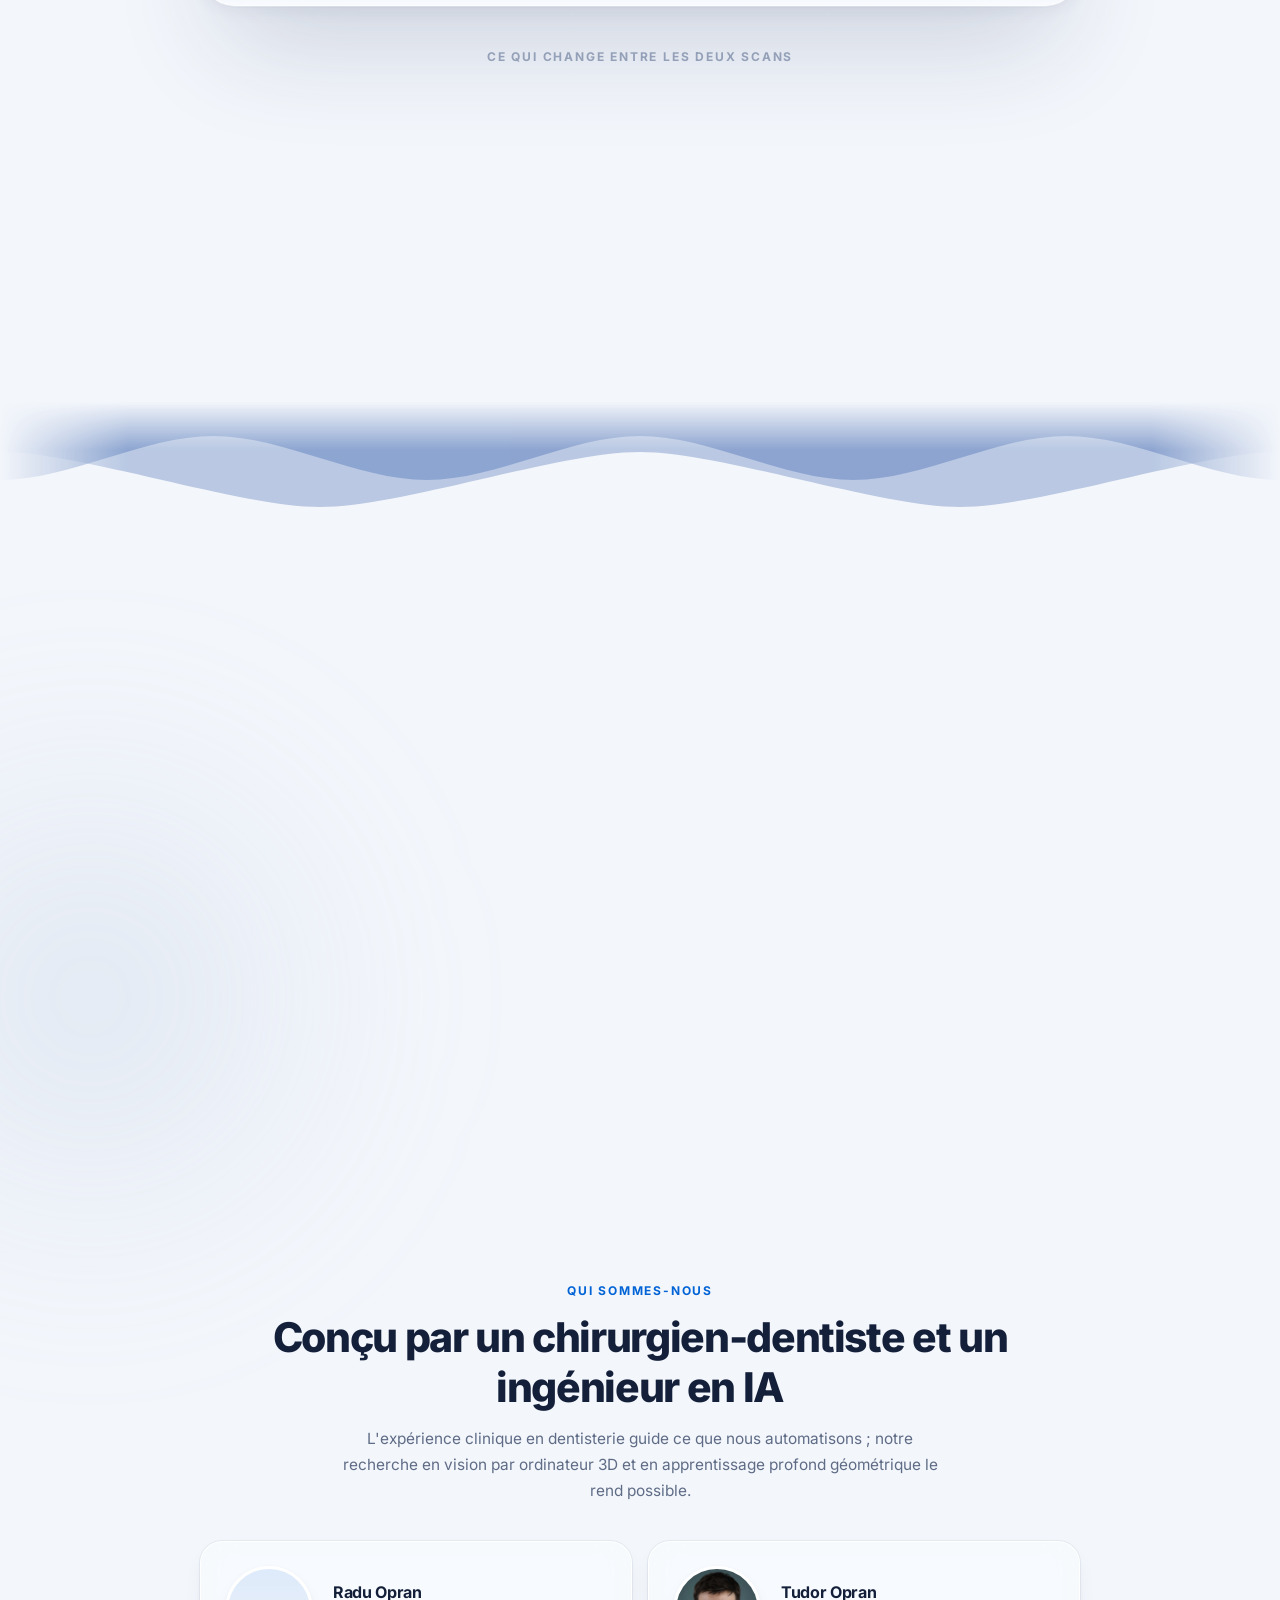
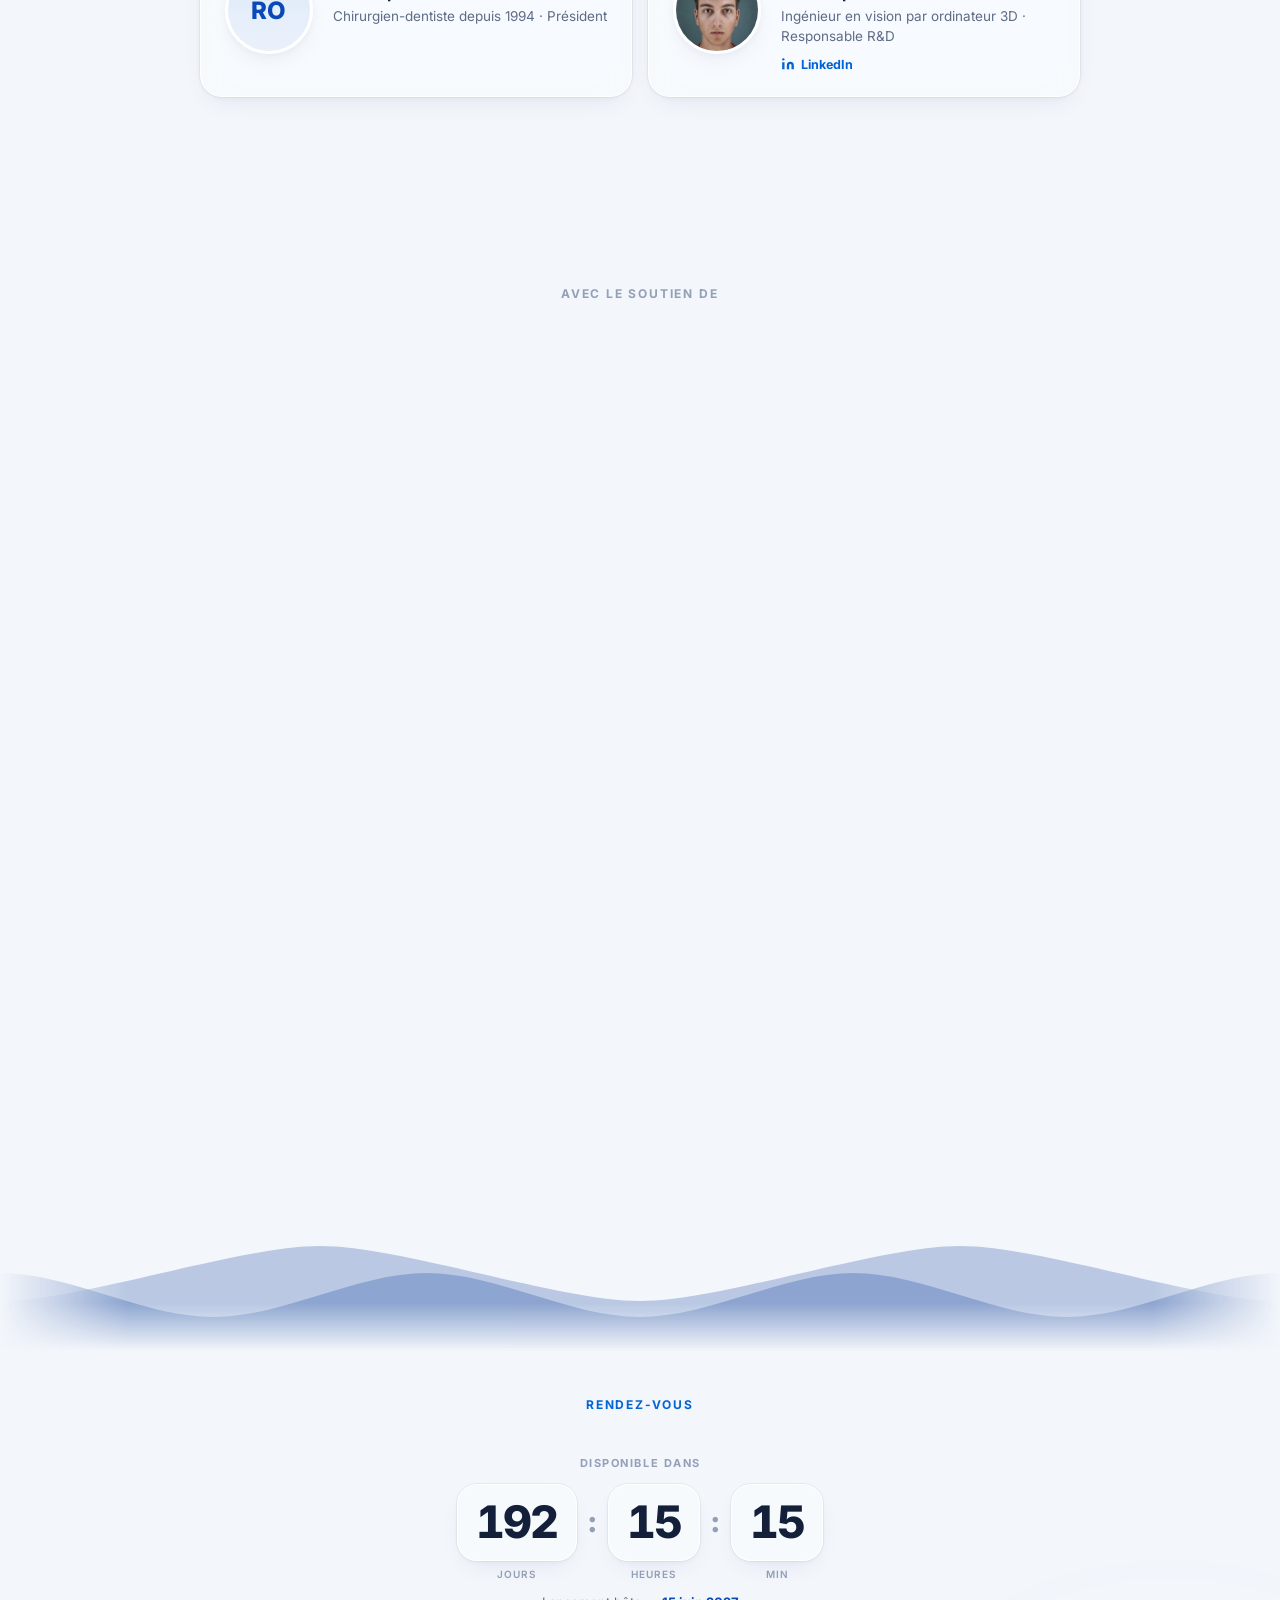
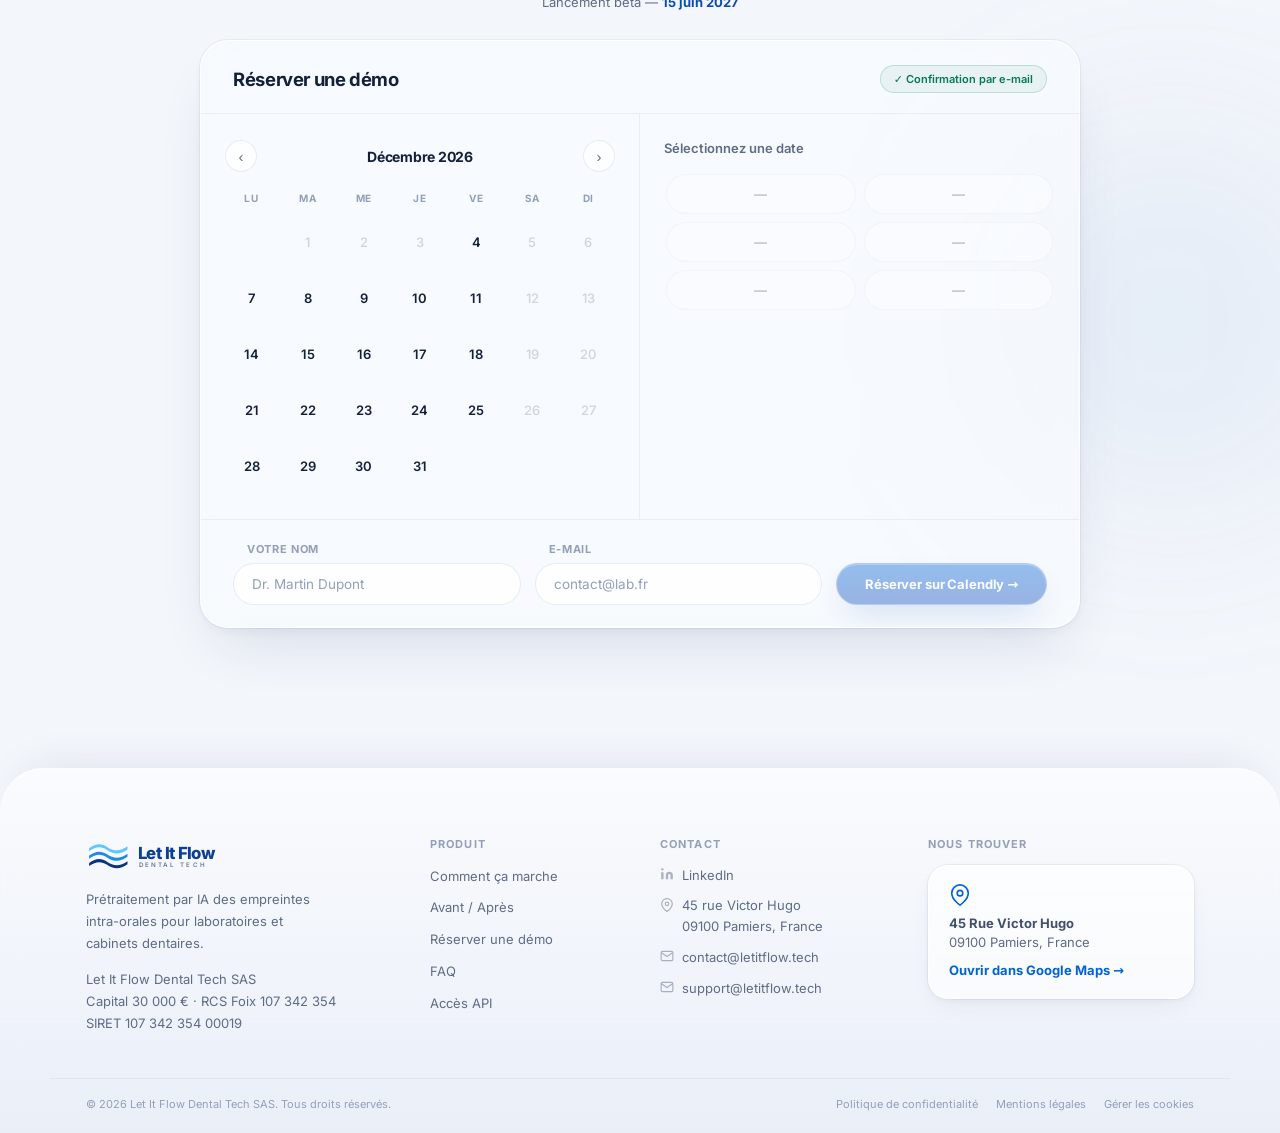
<file: Website/fr/index.html>
<!DOCTYPE html>
<html lang="fr">
<head>
  <meta charset="UTF-8"/>
  <meta name="viewport" content="width=device-width, initial-scale=1.0"/>
  <title>Nettoyage IA des scans intra-oraux | Let It Flow Dental Tech</title>
  <meta name="description" content="Logiciel d'IA pour laboratoires et cabinets dentaires : nettoyage automatique des empreintes intra-orales, limite cervicale mise en évidence et modèles prêts pour la CFAO."/>
  <meta name="google-site-verification" content="CzwpCwsbh7wogP7uOvolc6QiKjwbcUoYO6BVSsqaey4"/>
  <link rel="icon" type="image/x-icon" href="../favicon.ico"/>
  <link rel="icon" type="image/png" sizes="192x192" href="../assets/icon-192.png"/>
  <link rel="apple-touch-icon" href="../assets/apple-touch-icon.png"/>
  <link rel="canonical" href="https://letitflow.tech/fr/"/>
  <link rel="alternate" hreflang="en" href="https://letitflow.tech/"/>
  <link rel="alternate" hreflang="fr" href="https://letitflow.tech/fr/"/>
  <link rel="alternate" hreflang="de" href="https://letitflow.tech/de/"/>
  <link rel="alternate" hreflang="es" href="https://letitflow.tech/es/"/>
  <link rel="alternate" hreflang="it" href="https://letitflow.tech/it/"/>
  <link rel="alternate" hreflang="x-default" href="https://letitflow.tech/"/>

  <meta property="og:type" content="website"/>
  <meta property="og:site_name" content="Let It Flow Dental Tech"/>
  <meta property="og:title" content="Nettoyage IA des scans intra-oraux | Let It Flow Dental Tech"/>
  <meta property="og:description" content="Des empreintes intra-orales brutes aux modèles propres, prêts pour la conception. Prétraitement par IA pour laboratoires et cabinets dentaires."/>
  <meta property="og:image" content="https://letitflow.tech/assets/og-image.jpg"/>
  <meta property="og:image:width" content="1200"/>
  <meta property="og:image:height" content="630"/>
  <meta property="og:url" content="https://letitflow.tech/fr/"/>
  <meta property="og:locale" content="fr_FR"/>
  <meta property="og:locale:alternate" content="en_GB"/>
  <meta property="og:locale:alternate" content="de_DE"/>
  <meta property="og:locale:alternate" content="es_ES"/>
  <meta property="og:locale:alternate" content="it_IT"/>
  <meta name="twitter:card" content="summary_large_image"/>

  <link rel="preload" href="../assets/fonts/inter-latin.woff2" as="font" type="font/woff2" crossorigin/>
  <link rel="stylesheet" href="../css/styles.css"/>

  <script type="application/ld+json">
  {
    "@context": "https://schema.org",
    "@type": "Organization",
    "name": "Let It Flow Dental Tech",
    "legalName": "Let It Flow Dental Tech SAS",
    "alternateName": "Let It Flow",
    "url": "https://letitflow.tech/",
    "logo": "https://letitflow.tech/assets/logo-512.png",
    "image": "https://letitflow.tech/assets/og-image.jpg",
    "description": "AI software that prepares and analyses digital dental impressions for dental labs and clinics.",
    "foundingDate": "2026-07-01",
    "email": "contact@letitflow.tech",
    "taxID": "107 342 354 00019",
    "address": {
      "@type": "PostalAddress",
      "streetAddress": "45 Rue Victor Hugo",
      "postalCode": "09100",
      "addressLocality": "Pamiers",
      "addressRegion": "Occitanie",
      "addressCountry": "FR"
    },
    "sameAs": ["https://www.linkedin.com/company/letitflow-dental-technologies/"],
    "founder": [
      {"@type": "Person", "name": "Radu-Eremia Opran", "jobTitle": "President"},
      {"@type": "Person", "name": "Tudor Opran", "jobTitle": "R&D Lead", "sameAs": ["https://www.linkedin.com/in/tudor-opran/"]}
    ]
  }
  </script>
  <script type="application/ld+json">
  {
    "@context": "https://schema.org",
    "@type": "WebSite",
    "name": "Let It Flow Dental Tech",
    "alternateName": ["Let It Flow", "LetItFlow"],
    "url": "https://letitflow.tech/",
    "inLanguage": ["en", "fr", "de", "es", "it"]
  }
  </script>
  <!--FAQ-JSONLD-START--><script type="application/ld+json">{"@context": "https://schema.org", "@type": "FAQPage", "mainEntity": [{"@type": "Question", "name": "Que fait Let It Flow ?", "acceptedAnswer": {"@type": "Answer", "text": "Let It Flow nettoie automatiquement les empreintes dentaires numériques. Il supprime le bruit et les artefacts de tissus mous et fait ressortir la limite cervicale, pour fournir au prothésiste un modèle prêt pour la conception de la couronne."}}, {"@type": "Question", "name": "Avec quels scanners et logiciels fonctionne-t-il ?", "acceptedAnswer": {"@type": "Answer", "text": "Nous nous connectons aux plateformes cloud de plusieurs grandes marques de scanners intra-oraux. Le modèle nettoyé s'ouvre dans votre logiciel de CAO dentaire habituel."}}, {"@type": "Question", "name": "Mon scan original est-il modifié ?", "acceptedAnswer": {"@type": "Answer", "text": "Non. Le scan original est toujours conservé. Vous pouvez comparer le résultat avec lui et accepter ou refuser chaque correction."}}, {"@type": "Question", "name": "À qui s'adresse-t-il ?", "acceptedAnswer": {"@type": "Answer", "text": "D'abord aux laboratoires de prothèse, et aux chirurgiens-dentistes qui conçoivent leurs prothèses au cabinet. L'analyse orthodontique est dans notre feuille de route."}}, {"@type": "Question", "name": "Quand sera-t-il disponible, et combien coûte-t-il ?", "acceptedAnswer": {"@type": "Answer", "text": "La bêta ouvre le 15 juin 2027. Chaque produit sera proposé en abonnement mensuel ou annuel, avec un essai gratuit de 14 jours sur vos propres scans. Réservez une démo pour faire partie des premiers testeurs."}}]}</script><!--FAQ-JSONLD-END-->

</head>
<body>

<!-- ── NAV ─────────────────────────────────────────── -->
<header class="nav" id="nav">
  <div class="nav-inner">
    <a href="./" class="logo" aria-label="Let It Flow Dental Tech — accueil">
      <svg class="lif-logo" viewBox="0 0 252 60" aria-hidden="true" focusable="false">
        <g class="lif-mark">
          <path class="lif-wave lif-wave-1" fill="#5fc7fe" d="M5 18 C 16 10 25 10 34 16 C 44 23 55 24 67 15 L67 20 C 55 29 44 28 34 21 C 25 15 16 15 5 23 Z"/>
          <path class="lif-wave lif-wave-2" fill="#1f8ae6" d="M5 30 C 16 22 25 22 34 28 C 44 35 55 36 67 27 L67 32 C 55 41 44 40 34 33 C 25 27 16 27 5 35 Z"/>
          <path class="lif-wave lif-wave-3" fill="#0a327d" d="M5 42 C 16 34 25 34 34 40 C 44 47 55 48 67 39 L67 44 C 55 53 44 52 34 45 C 25 39 16 39 5 47 Z"/>
        </g>
        <text class="lif-name" x="84" y="35">Let It Flow</text>
        <text class="lif-sub" x="85" y="49">DENTAL TECH</text>
      </svg>
    </a>
    <nav class="nav-links" aria-label="Primary">
      <a href="#demo" data-i18n="nav-demo">Avant / Après</a>
      <a href="#how-it-works" data-i18n="nav-how">Comment ça marche</a>
      <a href="#faq" data-i18n="nav-faq">FAQ</a>
    </nav>
    <div class="nav-right">
      <div class="lang-dropdown" id="lang-dropdown">
        <button class="lang-selected" id="lang-selected" aria-haspopup="listbox" aria-expanded="false" aria-label="Change language">
          <img src="../assets/flag-fr.svg" alt="Français" class="lang-flag-img" width="30" height="20"/>
        </button>
        <ul class="lang-list" id="lang-list" role="listbox" aria-label="Language">
          <li><a class="lang-btn" href="../" hreflang="en" lang="en" data-lang="en" role="option" aria-selected="false"><img src="../assets/flag-gb.svg" alt="" class="lang-flag-img" width="30" height="20"/><span class="lang-code" aria-label="English">EN</span></a></li>
          <li><a class="lang-btn active" href="./" hreflang="fr" lang="fr" data-lang="fr" role="option" aria-selected="true"><img src="../assets/flag-fr.svg" alt="" class="lang-flag-img" width="30" height="20"/><span class="lang-code" aria-label="Français">FR</span></a></li>
          <li><a class="lang-btn" href="../de/" hreflang="de" lang="de" data-lang="de" role="option" aria-selected="false"><img src="../assets/flag-de.svg" alt="" class="lang-flag-img" width="30" height="20"/><span class="lang-code" aria-label="Deutsch">DE</span></a></li>
          <li><a class="lang-btn" href="../es/" hreflang="es" lang="es" data-lang="es" role="option" aria-selected="false"><img src="../assets/flag-es.svg" alt="" class="lang-flag-img" width="30" height="20"/><span class="lang-code" aria-label="Español">ES</span></a></li>
          <li><a class="lang-btn" href="../it/" hreflang="it" lang="it" data-lang="it" role="option" aria-selected="false"><img src="../assets/flag-it.svg" alt="" class="lang-flag-img" width="30" height="20"/><span class="lang-code" aria-label="Italiano">IT</span></a></li>
        </ul>
      </div>
      <a class="btn btn-primary btn-nav" href="#rdv"><span class="cta-long" data-i18n="nav-cta-text">Réserver une démo</span><span class="cta-short" data-i18n="nav-cta-short">Démo</span></a>
    </div>
  </div>
</header>

<main class="page">

  <!-- ── HERO ──────────────────────────────────────── -->
  <section class="hero" aria-label="Introduction">
    <canvas id="flow-canvas" aria-hidden="true"></canvas>
    <div class="hero-veil" aria-hidden="true"></div>

    <div class="hero-content">
      <h1 class="hero-title" data-i18n="hero-title">Des scans dentaires bruts aux modèles propres, prêts pour la conception</h1>
      <div class="rule" aria-hidden="true"></div>
      <p class="hero-sub" data-i18n="hero-sub">Prétraitement IA des empreintes intra-orales pour laboratoires et cabinets dentaires.</p>
      <div class="hero-actions">
        <a class="btn btn-primary btn-lg" href="#rdv" data-i18n="hero-cta">Réserver une démo</a>
        <a class="btn btn-ghost btn-lg" href="#demo" data-i18n="hero-cta2">Voir les résultats</a>
      </div>
    </div>

    <a class="scroll-cue" href="#demo" aria-label="Scroll to the before / after comparison">
      <span class="scroll-cue-dot" aria-hidden="true"></span>
    </a>
  </section>

  <div class="flow-sep" aria-hidden="true"></div>

  <!-- ── BEFORE / AFTER ────────────────────────────── -->
  <section class="section slider-section" id="demo" aria-labelledby="slider-title">
    <div class="deco deco-a" data-parallax="0.06" aria-hidden="true"></div>
    <div class="section-head reveal">
      <p class="eyebrow" data-i18n="slider-label">Avant / Après</p>
      <h2 class="section-title" id="slider-title" data-i18n="slider-title">Faites glisser pour comparer</h2>
    </div>

    <div class="compare-frame reveal tilt" style="--d:.1s">
      <div class="compare-wrap" id="compare" role="slider" aria-label="Before and after comparison slider" aria-valuemin="0" aria-valuemax="100" aria-valuenow="50" tabindex="0">
        <picture>
          <source srcset="../assets/scan-processed.webp" type="image/webp"/>
          <img class="img-after" src="../assets/scan-processed.jpg" alt="Processed dental scan — clean model with the cervical junction revealed" width="1400" height="693" loading="lazy" decoding="async"/>
        </picture>
        <div class="img-before-wrap" id="before-wrap">
          <picture>
            <source srcset="../assets/scan-raw.webp" type="image/webp"/>
            <img src="../assets/scan-raw.jpg" alt="Raw dental scan with noise and soft-tissue artefacts" width="1161" height="550" loading="lazy" decoding="async"/>
          </picture>
        </div>
        <div class="compare-divider" id="divider" aria-hidden="true"></div>
        <div class="compare-handle" id="handle" aria-hidden="true"></div>
        <span class="compare-badge badge-before" data-i18n="badge-before">Scan brut</span>
        <span class="compare-badge badge-after" data-i18n="badge-after">Traité</span>
      </div>
    </div>

    <p class="gains-intro reveal" data-i18n="gains-intro">Ce qui change entre les deux scans</p>
    <ul class="gains">
      <li class="gain glass reveal" style="--d:.05s">
        <span class="gain-icon" aria-hidden="true"><svg viewBox="0 0 24 24" fill="none" stroke="currentColor" stroke-width="1.8" stroke-linecap="round" stroke-linejoin="round"><path d="M4 7h16M9 7V4h6v3M6 7l1 13h10l1-13"/><path d="M10 11v6M14 11v6"/></svg></span>
        <h3 data-i18n="gain1-title">Tissus mous supprimés</h3>
        <p data-i18n="gain1-text">Les excès de joue, de langue et de gencive capturés autour de l'arcade sont retirés.</p>
      </li>
      <li class="gain glass reveal" style="--d:.12s">
        <span class="gain-icon" aria-hidden="true"><svg viewBox="0 0 24 24" fill="none" stroke="currentColor" stroke-width="1.8" stroke-linecap="round" stroke-linejoin="round"><path d="M3 15c3-4 6-6 9-6s6 2 9 6"/><circle cx="12" cy="9" r="1.6"/><path d="M3 19h18"/></svg></span>
        <h3 data-i18n="gain2-title">Limite cervicale révélée</h3>
        <p data-i18n="gain2-text">La limite de chaque préparation ressort, prête à être tracée dans votre CAO.</p>
      </li>
      <li class="gain glass reveal" style="--d:.19s">
        <span class="gain-icon" aria-hidden="true"><svg viewBox="0 0 24 24" fill="none" stroke="currentColor" stroke-width="1.8" stroke-linecap="round" stroke-linejoin="round"><path d="M6 20V9c0-3 2.7-5 6-5s6 2 6 5v11"/><path d="M4 20h16"/><path d="M8.5 14c1.2-1 2.3-1 3.5 0s2.3 1 3.5 0" /><path d="M8.5 17c1.2-1 2.3-1 3.5 0s2.3 1 3.5 0"/></svg></span>
        <h3 data-i18n="gain3-title">Contre-dépouilles comblées</h3>
        <p data-i18n="gain3-text">Les contre-dépouilles autour de chaque préparation sont comblées : le modèle est prêt pour la conception.</p>
      </li>
      <li class="gain glass reveal" style="--d:.26s">
        <span class="gain-icon" aria-hidden="true"><svg viewBox="0 0 24 24" fill="none" stroke="currentColor" stroke-width="1.8" stroke-linecap="round" stroke-linejoin="round"><path d="M9 12l2 2 4-4"/><path d="M12 3l7 3v5c0 4.5-3 8.3-7 10-4-1.7-7-5.5-7-10V6z"/></svg></span>
        <h3 data-i18n="gain4-title">Original conservé</h3>
        <p data-i18n="gain4-text">Comparez avec le scan brut et acceptez ou refusez chaque modification.</p>
      </li>
    </ul>
  </section>

  <div class="flow-sep flow-sep--flip" aria-hidden="true"></div>

  <!-- ── HOW IT WORKS ──────────────────────────────── -->
  <section class="section hiw-section" id="how-it-works" aria-labelledby="hiw-title">
    <div class="deco deco-b" data-parallax="-0.05" aria-hidden="true"></div>
    <div class="section-head reveal">
      <p class="eyebrow" data-i18n="hiw-label">Comment ça marche</p>
      <h2 class="section-title" id="hiw-title" data-i18n="hiw-title">Automatisé, de l'envoi à la livraison</h2>
      <p class="section-sub" data-i18n="hiw-subtitle">Votre scan est acheminé vers nos serveurs de traitement dès son dépôt, sans manipulation manuelle de notre part.</p>
    </div>

    <ol class="hiw-steps">
      <li class="hiw-step glass reveal" style="--d:.05s">
        <div class="hiw-icon" aria-hidden="true">
          <svg viewBox="0 0 24 24" fill="none" stroke="currentColor" stroke-width="1.8" stroke-linecap="round" stroke-linejoin="round"><path d="M13 2L4.5 12.5H11L10 22l8.5-10.5H12L13 2z"/></svg>
          <span class="hiw-step-num">1</span>
        </div>
        <h3 data-i18n="fhiw-s1-title">Routage automatique</h3>
        <p data-i18n="fhiw-s1-desc">Le fichier passe directement de la plateforme de votre scanner à nos serveurs de traitement.</p>
      </li>
      <li class="hiw-step glass reveal" style="--d:.15s">
        <div class="hiw-icon" aria-hidden="true">
          <svg viewBox="0 0 24 24" fill="none" stroke="currentColor" stroke-width="1.8" stroke-linecap="round" stroke-linejoin="round"><rect x="6" y="6" width="12" height="12" rx="2.5"/><path d="M9 2v3M15 2v3M9 19v3M15 19v3M2 9h3M2 15h3M19 9h3M19 15h3"/><circle cx="12" cy="12" r="2.2"/></svg>
          <span class="hiw-step-num">2</span>
        </div>
        <h3 data-i18n="fhiw-s2-title">Traitement IA</h3>
        <p data-i18n="fhiw-s2-desc">Nos modèles suppriment les artefacts et les tissus mous et font ressortir la limite cervicale.</p>
      </li>
      <li class="hiw-step glass reveal" style="--d:.25s">
        <div class="hiw-icon" aria-hidden="true">
          <svg viewBox="0 0 24 24" fill="none" stroke="currentColor" stroke-width="1.8" stroke-linecap="round" stroke-linejoin="round"><path d="M12 3v12M7 10l5 5 5-5"/><path d="M4 17v2a2 2 0 002 2h12a2 2 0 002-2v-2"/></svg>
          <span class="hiw-step-num">3</span>
        </div>
        <h3 data-i18n="fhiw-s3-title">Retour dans votre flux</h3>
        <p data-i18n="fhiw-s3-desc">Le modèle nettoyé revient à votre laboratoire à côté de l'original, prêt pour votre logiciel de CAO.</p>
      </li>
    </ol>

    <p class="hiw-badge reveal" style="--d:.3s" data-i18n="hiw-badge">Traitement automatisé, vous gardez le dernier mot</p>
  </section>

  <!-- ── TEAM ──────────────────────────────────────── -->
  <section class="section team-section" id="team" aria-labelledby="team-title">
    <div class="section-head reveal">
      <p class="eyebrow" data-i18n="team-label">Qui sommes-nous</p>
      <h2 class="section-title" id="team-title" data-i18n="team-title">Conçu par un chirurgien-dentiste et un ingénieur en IA</h2>
      <p class="section-sub" data-i18n="team-sub">L'expérience clinique en dentisterie guide ce que nous automatisons ; notre recherche en vision par ordinateur 3D et en apprentissage profond géométrique le rend possible.</p>
    </div>
    <ul class="team-grid">
      <li class="team-card glass reveal" style="--d:.05s">
        <span class="team-initials" aria-hidden="true">RO</span>
        <h3>Radu Opran</h3>
        <p data-i18n="team-radu">Chirurgien-dentiste depuis 1994 · Président</p>
      </li>
      <li class="team-card glass reveal" style="--d:.12s">
        <picture>
          <source srcset="../assets/team/tudor-opran.webp" type="image/webp"/>
          <img class="team-photo" src="../assets/team/tudor-opran.jpg" alt="Tudor Opran" width="88" height="88" loading="lazy" decoding="async"/>
        </picture>
        <h3>Tudor Opran</h3>
        <p data-i18n="team-tudor">Ingénieur en vision par ordinateur 3D · Responsable R&amp;D</p>
        <a class="team-linkedin" href="https://www.linkedin.com/in/tudor-opran/" target="_blank" rel="noopener" aria-label="Tudor Opran sur LinkedIn">
          <svg width="14" height="14" viewBox="0 0 24 24" fill="currentColor" aria-hidden="true"><path d="M16 8a6 6 0 016 6v7h-4v-7a2 2 0 00-2-2 2 2 0 00-2 2v7h-4v-7a6 6 0 016-6zM2 9h4v12H2z"/><circle cx="4" cy="4" r="2"/></svg>
          LinkedIn
        </a>
      </li>
    </ul>
  </section>

  <!-- ── PARTNERS ──────────────────────────────────── -->
  <section class="section partners-section" id="partners" aria-labelledby="partners-title">
    <h2 class="eyebrow partners-label reveal" id="partners-title" data-i18n="partners-label">Avec le soutien de</h2>
    <ul class="partners-grid reveal" style="--d:.08s">
      <li><a href="https://www.laregion.fr" target="_blank" rel="noopener" class="partner-chip glass"><img src="../assets/logo-occitanie.jpg" alt="Région Occitanie" class="partner-logo" loading="lazy"/></a></li>
      <li><a href="https://www.aktantis.com/" target="_blank" rel="noopener" class="partner-chip glass"><img src="../assets/aktantislogox.png" alt="Aktantis" class="partner-logo" loading="lazy"/></a></li>
      <li><a href="https://www.bpifrance.fr" target="_blank" rel="noopener" class="partner-chip glass"><img src="../assets/bpifrance5870.jpg" alt="Bpifrance" class="partner-logo" loading="lazy"/></a></li>
      <li><a href="https://www.cnrs.fr/fr" target="_blank" rel="noopener" class="partner-chip glass"><img src="../assets/LOGO_CNRS_BLANC.png" alt="CNRS — IDRIS Jean Zay" class="partner-logo" loading="lazy"/></a></li>
      <li><a href="https://lafrenchtech.gouv.fr/" target="_blank" rel="noopener" class="partner-chip glass"><img src="../assets/idy0qUczeT_1776967014490.jpg" alt="La French Tech" class="partner-logo" loading="lazy"/></a></li>
      <li><a href="https://crystaldentalclinic.ro/" target="_blank" rel="noopener" class="partner-chip glass"><img src="../assets/crystaldentalclinic.jpg" alt="Crystal Dental Clinic" class="partner-logo" loading="lazy"/></a></li>
    </ul>
    <p class="partners-note" data-i18n="partners-note"></p>
  </section>

  <!-- ── FAQ ───────────────────────────────────────── -->
  <section class="section faq-section" id="faq" aria-labelledby="faq-title">
    <div class="section-head reveal">
      <p class="eyebrow" data-i18n="faq-label">FAQ</p>
      <h2 class="section-title" id="faq-title" data-i18n="faq-title">Les questions des laboratoires et des dentistes</h2>
    </div>
    <div class="faq-list reveal" style="--d:.06s">
      <details class="faq-item glass">
        <summary data-i18n="faq-q1">Que fait Let It Flow ?</summary>
        <p data-i18n="faq-a1">Let It Flow nettoie automatiquement les empreintes dentaires numériques. Il supprime le bruit et les artefacts de tissus mous et fait ressortir la limite cervicale, pour fournir au prothésiste un modèle prêt pour la conception de la couronne.</p>
      </details>
      <details class="faq-item glass">
        <summary data-i18n="faq-q2">Avec quels scanners et logiciels fonctionne-t-il ?</summary>
        <p data-i18n="faq-a2">Nous nous connectons aux plateformes cloud de plusieurs grandes marques de scanners intra-oraux. Le modèle nettoyé s'ouvre dans votre logiciel de CAO dentaire habituel.</p>
      </details>
      <details class="faq-item glass">
        <summary data-i18n="faq-q3">Mon scan original est-il modifié ?</summary>
        <p data-i18n="faq-a3">Non. Le scan original est toujours conservé. Vous pouvez comparer le résultat avec lui et accepter ou refuser chaque correction.</p>
      </details>
      <details class="faq-item glass">
        <summary data-i18n="faq-q4">À qui s'adresse-t-il ?</summary>
        <p data-i18n="faq-a4">D'abord aux laboratoires de prothèse, et aux chirurgiens-dentistes qui conçoivent leurs prothèses au cabinet. L'analyse orthodontique est dans notre feuille de route.</p>
      </details>
      <details class="faq-item glass">
        <summary data-i18n="faq-q5">Quand sera-t-il disponible, et combien coûte-t-il ?</summary>
        <p data-i18n="faq-a5">La bêta ouvre le 15 juin 2027. Chaque produit sera proposé en abonnement mensuel ou annuel, avec un essai gratuit de 14 jours sur vos propres scans. Réservez une démo pour faire partie des premiers testeurs.</p>
      </details>
    </div>
  </section>

  <div class="flow-sep" aria-hidden="true"></div>

  <!-- ── BOOKING ───────────────────────────────────── -->
  <section class="section booking-section" id="rdv" aria-labelledby="booking-title">
    <div class="deco deco-c" data-parallax="0.05" aria-hidden="true"></div>
    <div class="section-head reveal">
      <p class="eyebrow" data-i18n="booking-label">Rendez-vous</p>
    </div>

    <!-- Countdown -->
    <div class="countdown-wrap reveal" id="countdown-wrap" style="--d:.06s">
      <p class="countdown-label" data-i18n="cd-label">Disponible dans</p>
      <div class="countdown-blocks" role="timer" aria-label="Time until beta launch">
        <div class="cd-block">
          <div class="cd-num glass" id="cd-days">--</div>
          <div class="cd-unit" data-i18n="cd-unit-days">Jours</div>
        </div>
        <div class="cd-sep" aria-hidden="true">:</div>
        <div class="cd-block">
          <div class="cd-num glass" id="cd-hours">--</div>
          <div class="cd-unit" data-i18n="cd-unit-hours">Heures</div>
        </div>
        <div class="cd-sep" aria-hidden="true">:</div>
        <div class="cd-block">
          <div class="cd-num glass" id="cd-mins">--</div>
          <div class="cd-unit" data-i18n="cd-unit-mins">Min</div>
        </div>
      </div>
      <p class="countdown-tagline" data-i18n-html="cd-tagline">Lancement bêta — <strong>15 juin 2027</strong></p>
    </div>

    <!-- Booking widget -->
    <div class="booking-widget glass reveal" style="--d:.12s">
      <div class="booking-head">
        <h2 id="booking-title" data-i18n="booking-title">Réserver une démo</h2>
        <span class="booking-confirm-badge" data-i18n="booking-confirm">✓ Confirmation par e-mail</span>
      </div>
      <div class="booking-body">
        <!-- Calendar -->
        <div class="booking-cal">
          <div class="cal-nav">
            <button class="cal-arrow" id="cal-prev" aria-label="Previous month">&#8249;</button>
            <div class="cal-month" id="cal-month-label" aria-live="polite"></div>
            <button class="cal-arrow" id="cal-next" aria-label="Next month">&#8250;</button>
          </div>
          <div class="cal-grid" id="cal-grid"></div>
        </div>
        <!-- Time slots -->
        <div class="booking-slots">
          <div class="slots-title" id="slots-title" aria-live="polite">Select a date first</div>
          <div class="slots-grid" id="slots-grid"></div>
        </div>
      </div>
      <form class="booking-form" id="booking-form">
        <div class="bform-field">
          <label for="bform-name" data-i18n="bform-lbl-name">Votre nom</label>
          <input type="text" id="bform-name" name="name" placeholder="Dr. Martin Dupont" autocomplete="name"/>
        </div>
        <div class="bform-field">
          <label for="bform-email" data-i18n="bform-lbl-email">E-mail</label>
          <input type="email" id="bform-email" name="email" placeholder="contact@lab.fr" autocomplete="email"/>
        </div>
        <button type="submit" class="btn btn-primary bform-submit" id="bform-submit" disabled data-i18n="bform-submit">Réserver sur Calendly →</button>
      </form>
    </div>
  </section>

</main>

<!-- ── FOOTER ─────────────────────────────────────── -->
<footer class="footer">
  <div class="footer-main">

    <div class="footer-brand">
      <a href="./" class="logo" aria-label="Let It Flow Dental Tech — accueil">
        <svg class="lif-logo" viewBox="0 0 252 60" aria-hidden="true" focusable="false">
          <g class="lif-mark">
            <path class="lif-wave lif-wave-1" fill="#5fc7fe" d="M5 18 C 16 10 25 10 34 16 C 44 23 55 24 67 15 L67 20 C 55 29 44 28 34 21 C 25 15 16 15 5 23 Z"/>
            <path class="lif-wave lif-wave-2" fill="#1f8ae6" d="M5 30 C 16 22 25 22 34 28 C 44 35 55 36 67 27 L67 32 C 55 41 44 40 34 33 C 25 27 16 27 5 35 Z"/>
            <path class="lif-wave lif-wave-3" fill="#0a327d" d="M5 42 C 16 34 25 34 34 40 C 44 47 55 48 67 39 L67 44 C 55 53 44 52 34 45 C 25 39 16 39 5 47 Z"/>
          </g>
          <text class="lif-name" x="84" y="35">Let It Flow</text>
          <text class="lif-sub" x="85" y="49">DENTAL TECH</text>
        </svg>
      </a>
      <p data-i18n="footer-tagline">Prétraitement par IA des empreintes intra-orales pour laboratoires et cabinets dentaires.</p>
      <p class="footer-fineprint">Let It Flow Dental Tech SAS<br/>Capital 30&nbsp;000&nbsp;€ · RCS Foix 107&nbsp;342&nbsp;354<br/>SIRET 107&nbsp;342&nbsp;354&nbsp;00019</p>
    </div>

    <nav class="footer-col" aria-labelledby="footer-col1-title">
      <h3 id="footer-col1-title" data-i18n="footer-col1-title">Produit</h3>
      <ul>
        <li><a href="#how-it-works" data-i18n="footer-how">Comment ça marche</a></li>
        <li><a href="#demo" data-i18n="footer-before-after">Avant / Après</a></li>
        <li><a href="#rdv" data-i18n="footer-demo">Réserver une démo</a></li>
        <li><a href="#faq" data-i18n="footer-faq">FAQ</a></li>
        <li><a href="mailto:support@letitflow.tech" data-i18n="footer-api">Accès API</a></li>
      </ul>
    </nav>

    <div class="footer-col" aria-labelledby="footer-col2-title">
      <h3 id="footer-col2-title" data-i18n="footer-col2-title">Contact</h3>
      <ul>
        <li>
          <span>
            <svg width="14" height="14" viewBox="0 0 24 24" fill="currentColor" aria-hidden="true"><path d="M16 8a6 6 0 016 6v7h-4v-7a2 2 0 00-2-2 2 2 0 00-2 2v7h-4v-7a6 6 0 016-6zM2 9h4v12H2z"/><circle cx="4" cy="4" r="2"/></svg>
            <a href="https://www.linkedin.com/company/letitflow-dental-technologies/" target="_blank" rel="noopener">LinkedIn</a>
          </span>
        </li>
        <li>
          <span>
            <svg width="14" height="14" viewBox="0 0 24 24" fill="none" stroke="currentColor" stroke-width="2" aria-hidden="true"><path d="M21 10c0 7-9 13-9 13s-9-6-9-13a9 9 0 0118 0z"/><circle cx="12" cy="10" r="3"/></svg>
            45 rue Victor Hugo<br/>09100 Pamiers, France
          </span>
        </li>
        <li>
          <span>
            <svg width="14" height="14" viewBox="0 0 24 24" fill="none" stroke="currentColor" stroke-width="2" aria-hidden="true"><path d="M4 4h16c1.1 0 2 .9 2 2v12c0 1.1-.9 2-2 2H4c-1.1 0-2-.9-2-2V6c0-1.1.9-2 2-2z"/><polyline points="22,6 12,13 2,6"/></svg>
            <a href="mailto:contact@letitflow.tech">contact@letitflow.tech</a>
          </span>
        </li>
        <li>
          <span>
            <svg width="14" height="14" viewBox="0 0 24 24" fill="none" stroke="currentColor" stroke-width="2" aria-hidden="true"><path d="M4 4h16c1.1 0 2 .9 2 2v12c0 1.1-.9 2-2 2H4c-1.1 0-2-.9-2-2V6c0-1.1.9-2 2-2z"/><polyline points="22,6 12,13 2,6"/></svg>
            <a href="mailto:support@letitflow.tech">support@letitflow.tech</a>
          </span>
        </li>
      </ul>
    </div>

    <div class="footer-map-col">
      <h3 id="footer-col3-title" data-i18n="footer-col3-title">Nous trouver</h3>
      <a class="footer-map" href="https://www.google.com/maps/search/?api=1&amp;query=45%20Rue%20Victor%20Hugo%2C%2009100%20Pamiers%2C%20France" target="_blank" rel="noopener">
        <svg viewBox="0 0 24 24" width="22" height="22" fill="none" stroke="currentColor" stroke-width="1.8" aria-hidden="true"><path d="M21 10c0 7-9 13-9 13s-9-6-9-13a9 9 0 0118 0z"/><circle cx="12" cy="10" r="3"/></svg>
        <span><strong>45 Rue Victor Hugo</strong><br/>09100 Pamiers, France</span>
        <span class="footer-map-cta" data-i18n="footer-map-cta">Ouvrir dans Google Maps →</span>
      </a>
    </div>

  </div>

  <div class="footer-bottom">
    <span data-i18n="footer-copy">© 2026 Let It Flow Dental Tech SAS. Tous droits réservés.</span>
    <div class="footer-legal">
      <a href="../confidentialite.html" data-i18n="footer-privacy">Politique de confidentialité</a>
      <a href="../mentions-legales.html" data-i18n="footer-legal">Mentions légales</a>
      <button type="button" class="footer-cookie-btn" id="cookie-settings" data-i18n="footer-cookies">Gérer les cookies</button>
    </div>
  </div>
</footer>

<!-- Cookie consent: ContentSquare analytics load only after the visitor accepts (see js/main.js) -->
<div class="consent glass" id="consent" role="dialog" aria-labelledby="consent-title" hidden>
  <p class="consent-title" id="consent-title" data-i18n="consent-title">Cookies de mesure d'audience</p>
  <p class="consent-text"><span data-i18n="consent-text">Nous aimerions mesurer l'utilisation de ce site avec ContentSquare. Rien n'est chargé sans votre accord.</span> <a href="../confidentialite.html" data-i18n="consent-more">En savoir plus</a></p>
  <div class="consent-actions">
    <button type="button" class="btn btn-ghost consent-btn" id="consent-no" data-i18n="consent-no">Refuser</button>
    <button type="button" class="btn btn-primary consent-btn" id="consent-yes" data-i18n="consent-yes">Accepter</button>
  </div>
</div>

<script src="../js/main.js" defer></script>
</body>
</html>
</file>
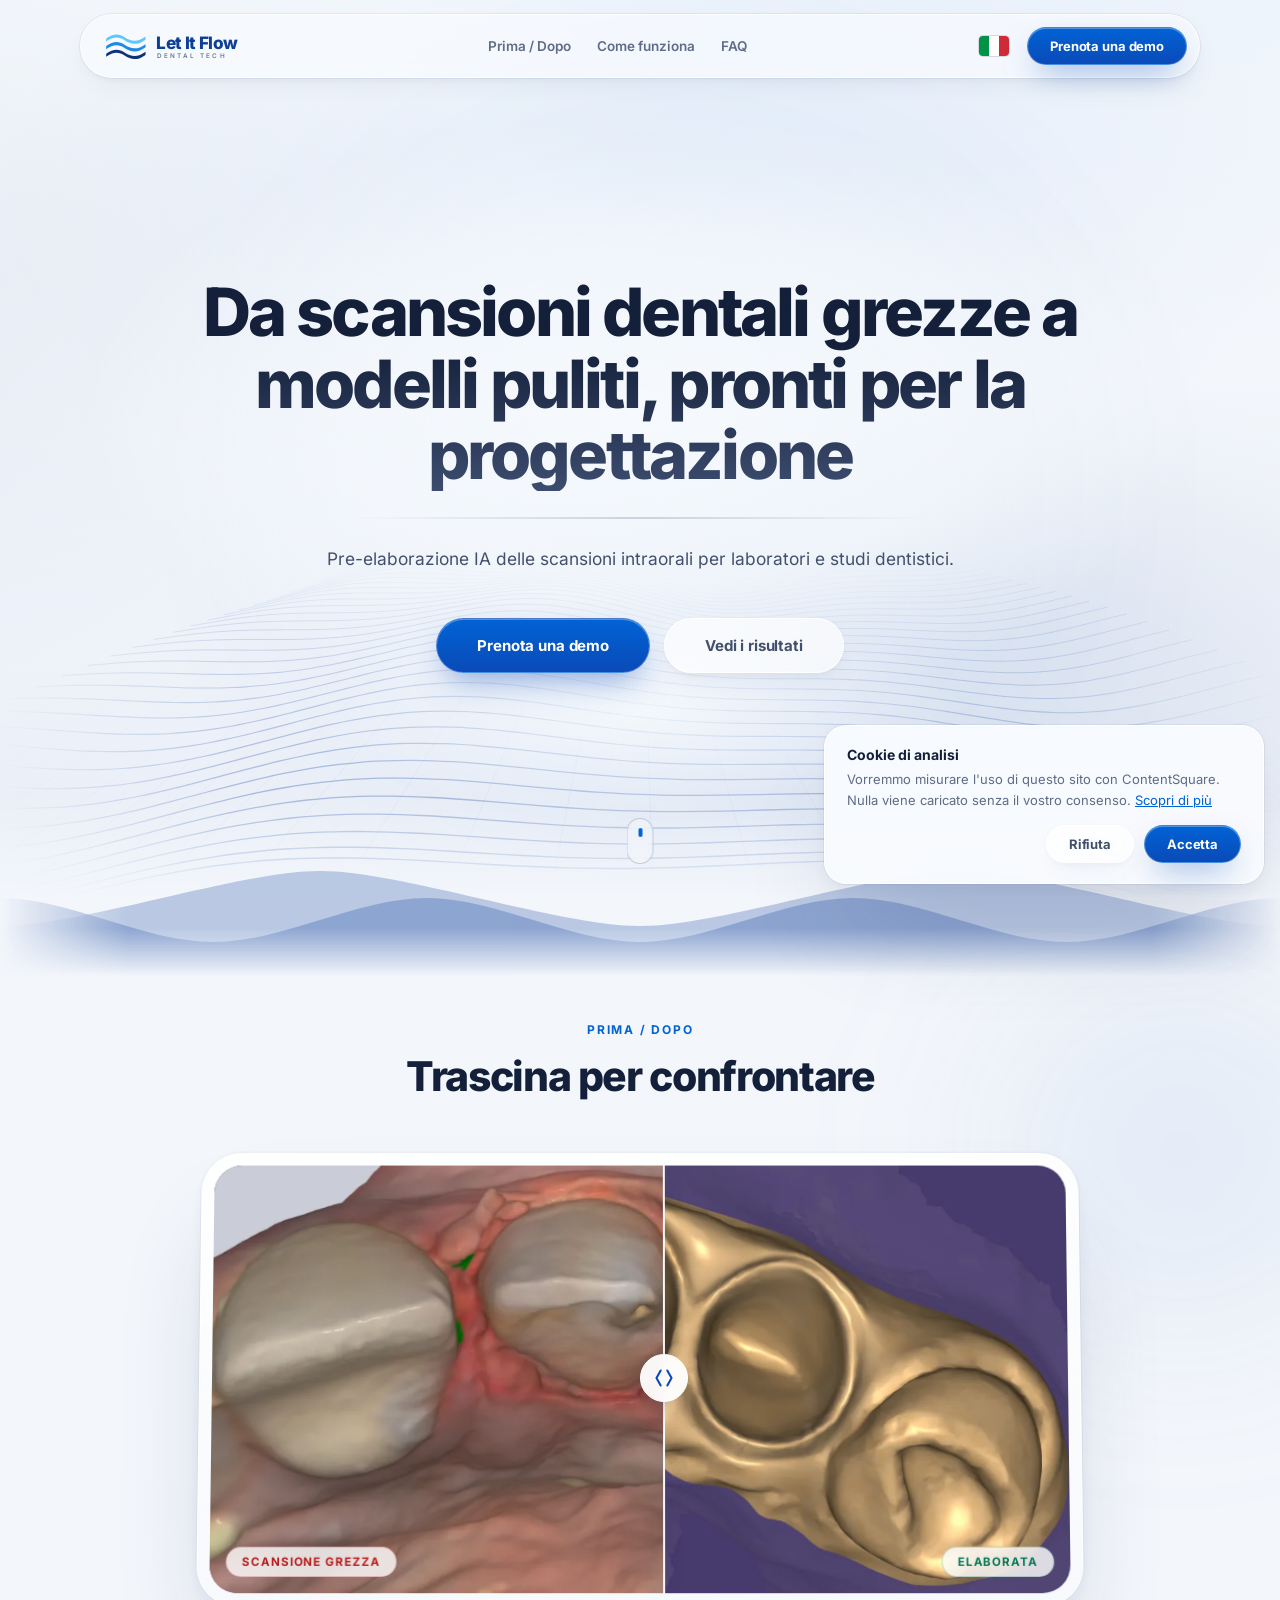
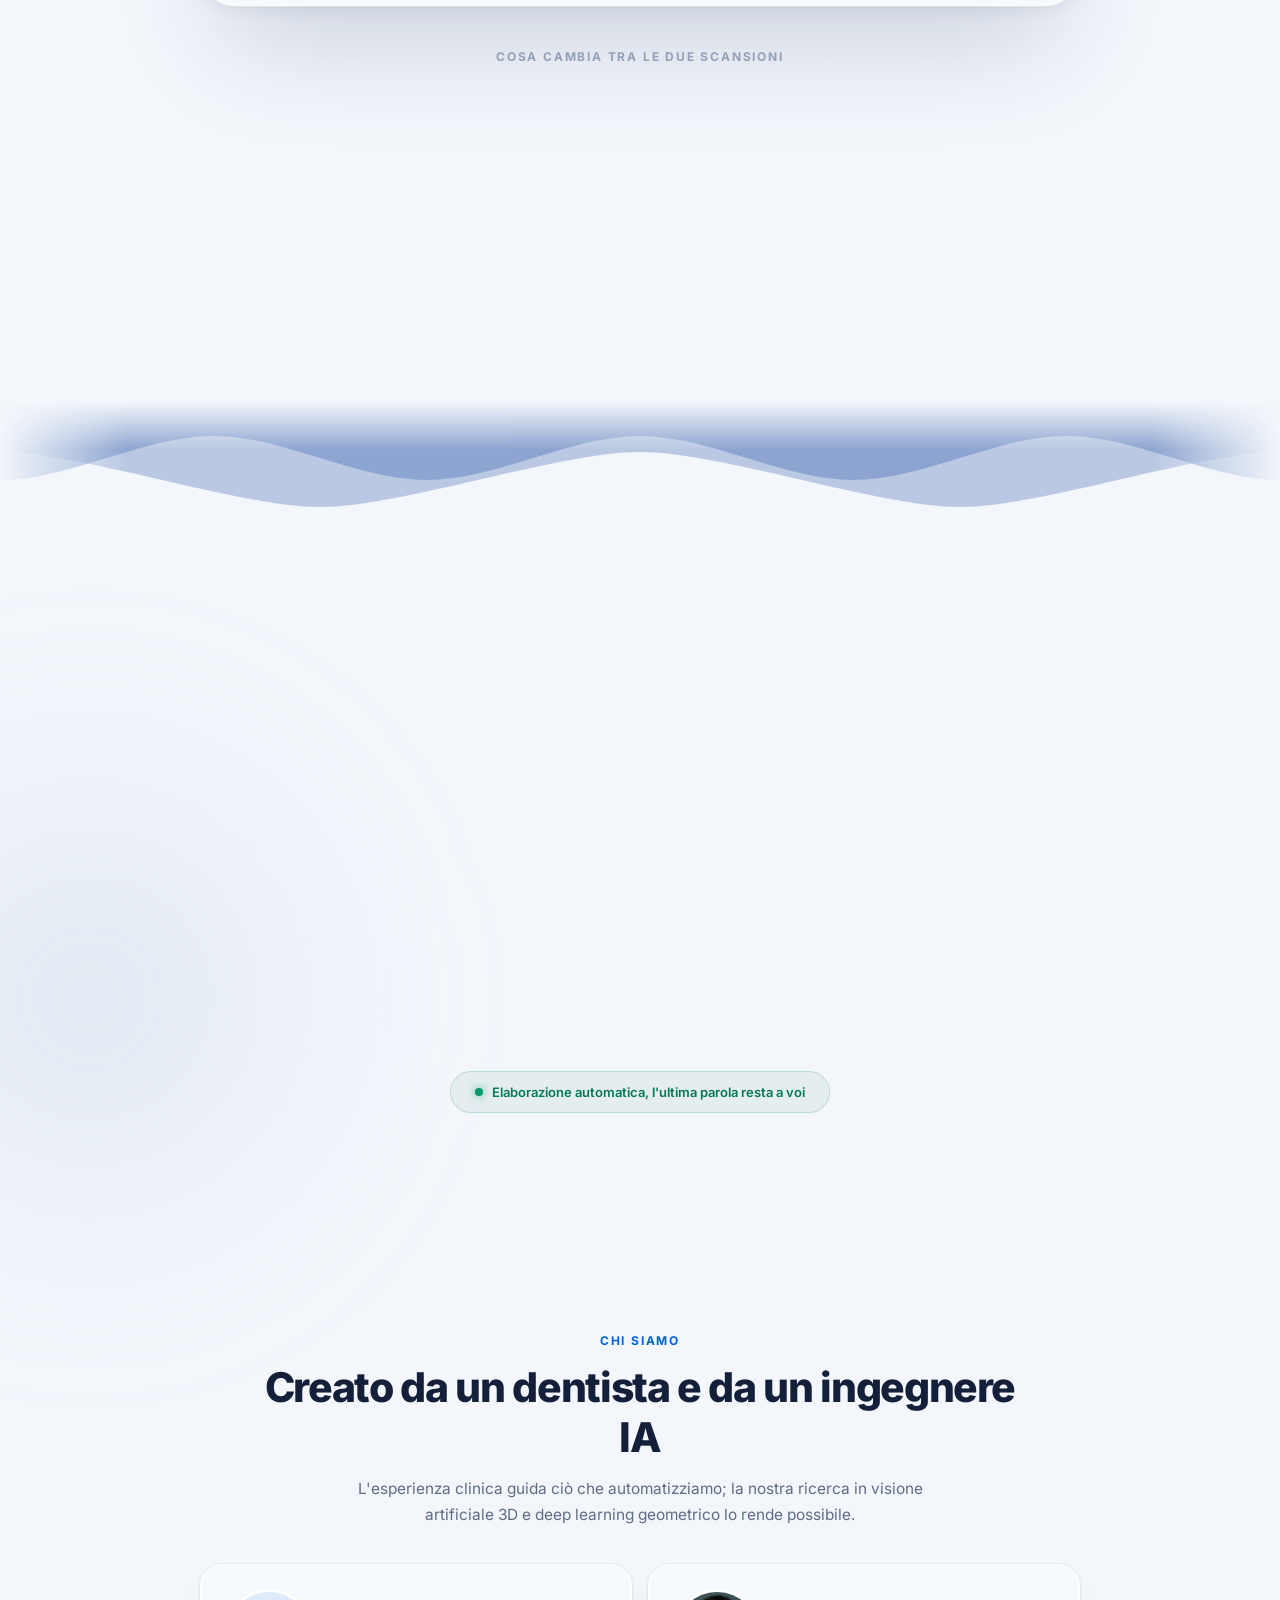
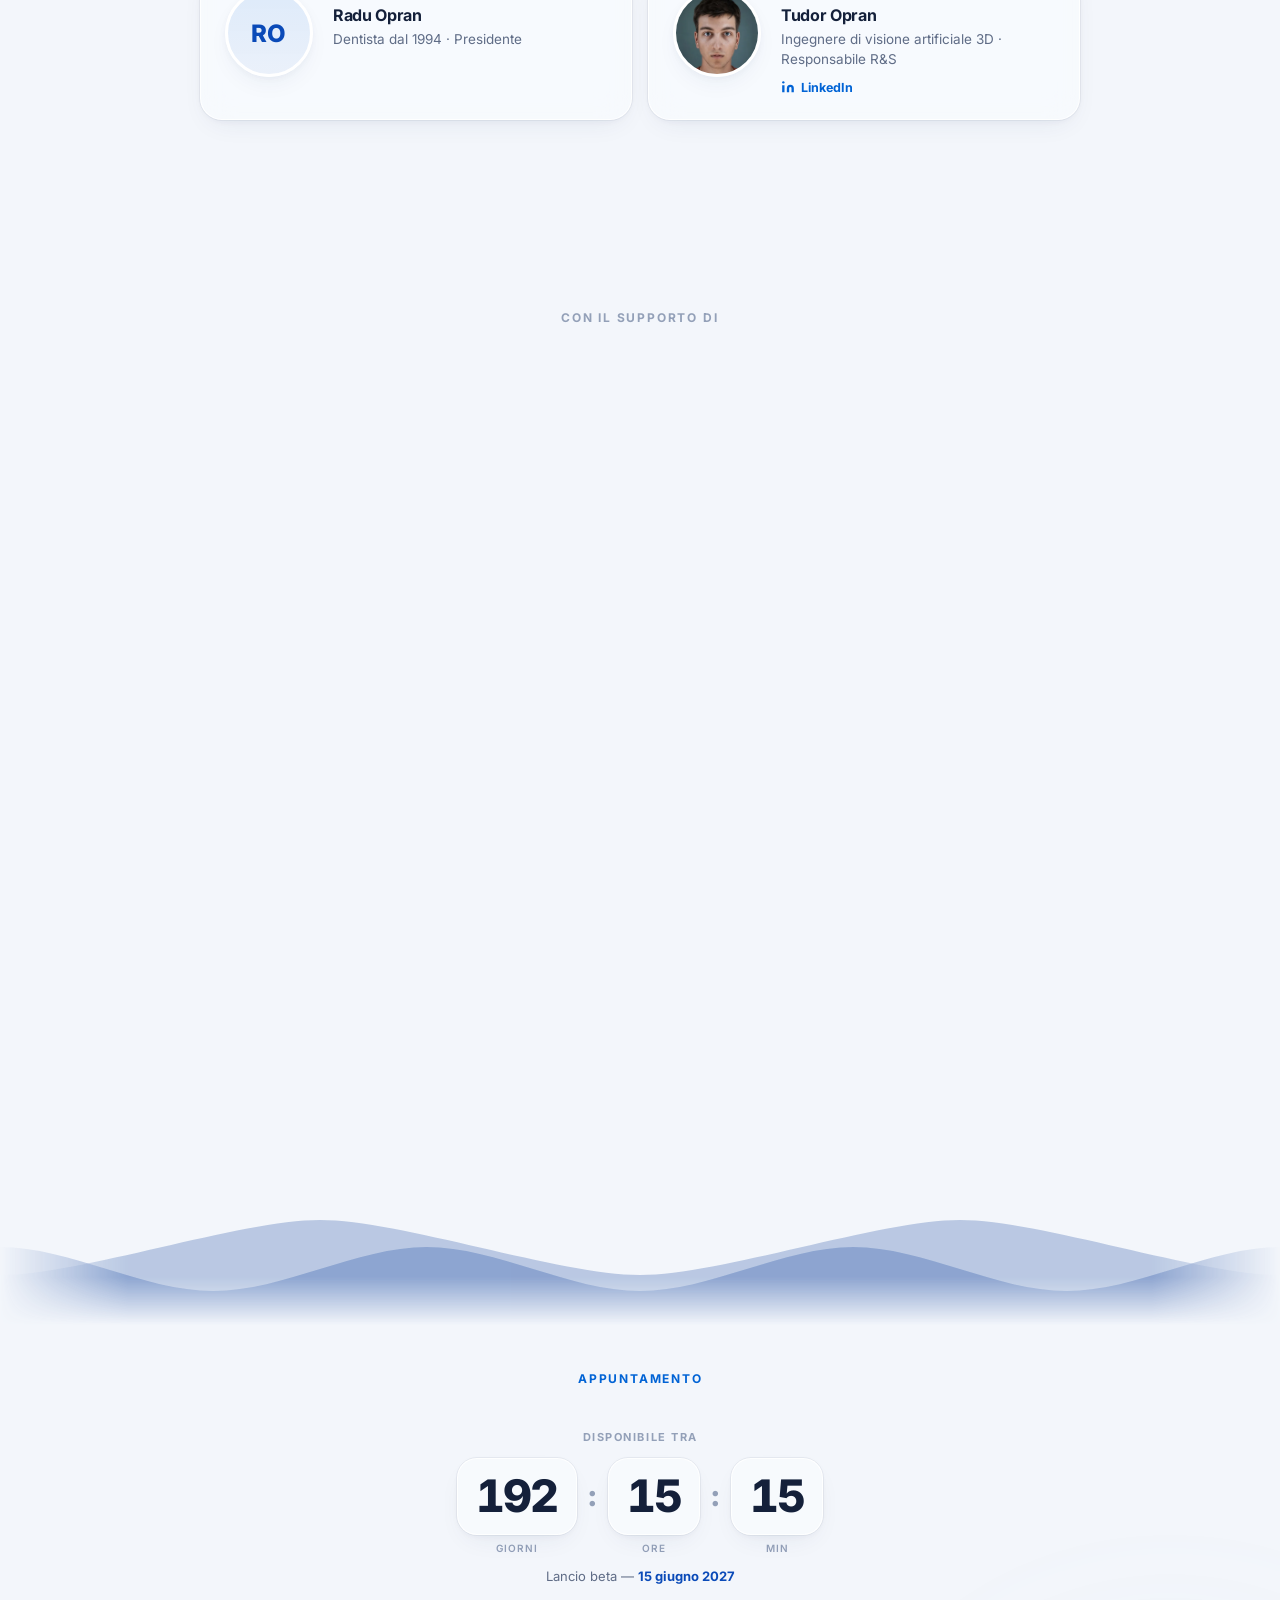
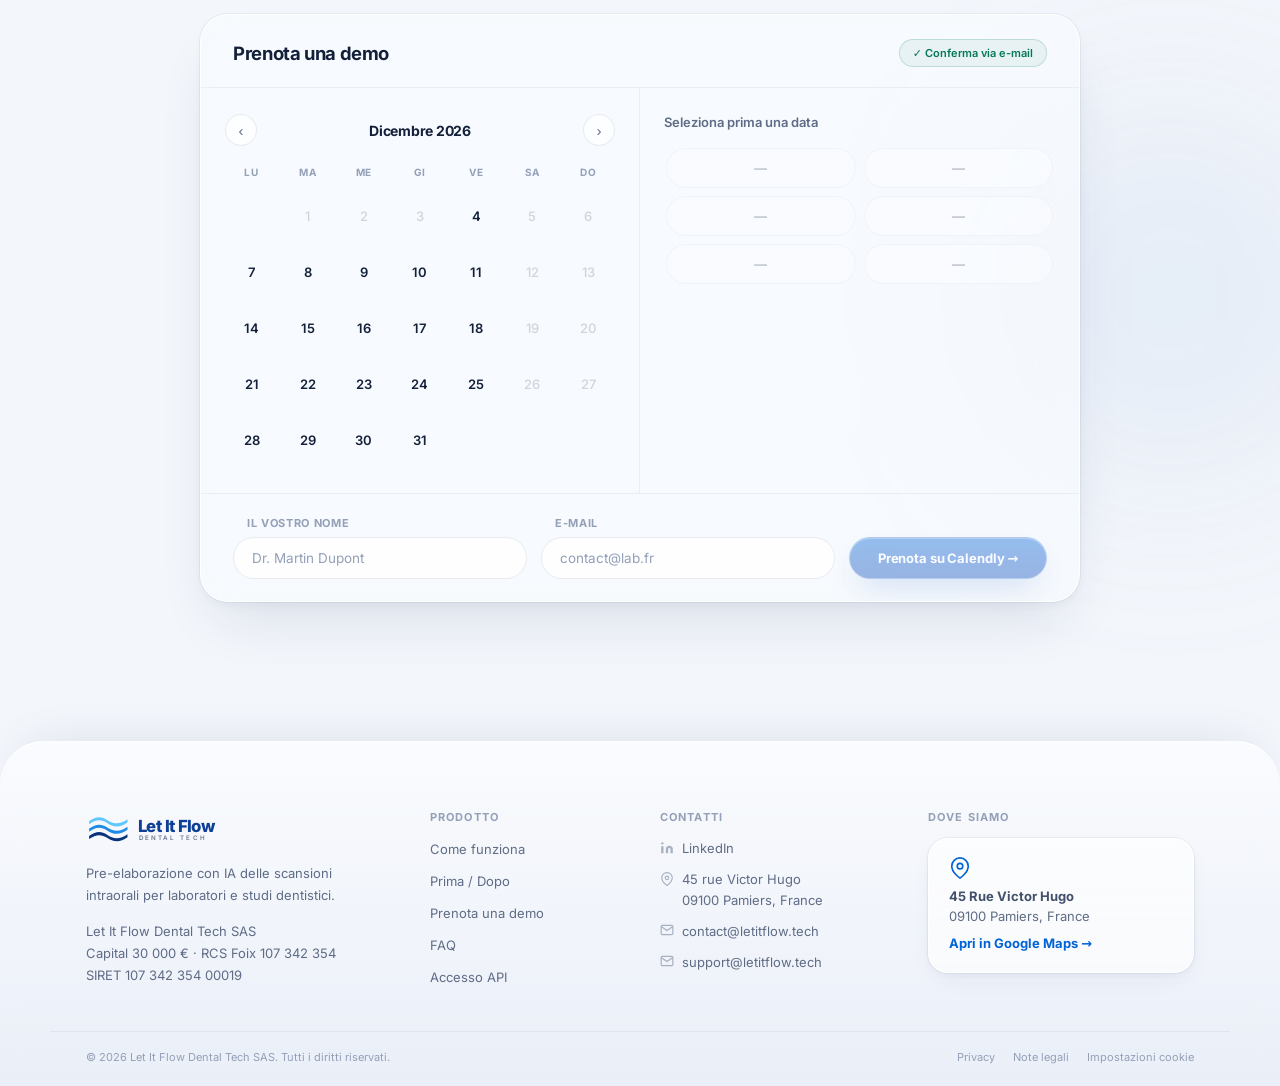
<file: Website/it/index.html>
<!DOCTYPE html>
<html lang="it">
<head>
  <meta charset="UTF-8"/>
  <meta name="viewport" content="width=device-width, initial-scale=1.0"/>
  <title>Pulizia IA delle scansioni intraorali | Let It Flow Dental Tech</title>
  <meta name="description" content="Software IA per laboratori e studi dentistici: pulizia automatica delle scansioni intraorali, margine cervicale evidenziato e modelli pronti per il CAD."/>
  <meta name="google-site-verification" content="CzwpCwsbh7wogP7uOvolc6QiKjwbcUoYO6BVSsqaey4"/>
  <link rel="icon" type="image/x-icon" href="../favicon.ico"/>
  <link rel="icon" type="image/png" sizes="192x192" href="../assets/icon-192.png"/>
  <link rel="apple-touch-icon" href="../assets/apple-touch-icon.png"/>
  <link rel="canonical" href="https://letitflow.tech/it/"/>
  <link rel="alternate" hreflang="en" href="https://letitflow.tech/"/>
  <link rel="alternate" hreflang="fr" href="https://letitflow.tech/fr/"/>
  <link rel="alternate" hreflang="de" href="https://letitflow.tech/de/"/>
  <link rel="alternate" hreflang="es" href="https://letitflow.tech/es/"/>
  <link rel="alternate" hreflang="it" href="https://letitflow.tech/it/"/>
  <link rel="alternate" hreflang="x-default" href="https://letitflow.tech/"/>

  <meta property="og:type" content="website"/>
  <meta property="og:site_name" content="Let It Flow Dental Tech"/>
  <meta property="og:title" content="Pulizia IA delle scansioni intraorali | Let It Flow Dental Tech"/>
  <meta property="og:description" content="Da scansioni intraorali grezze a modelli puliti, pronti per la progettazione. Pre-elaborazione con IA per laboratori e studi dentistici."/>
  <meta property="og:image" content="https://letitflow.tech/assets/og-image.jpg"/>
  <meta property="og:image:width" content="1200"/>
  <meta property="og:image:height" content="630"/>
  <meta property="og:url" content="https://letitflow.tech/it/"/>
  <meta property="og:locale" content="it_IT"/>
  <meta property="og:locale:alternate" content="en_GB"/>
  <meta property="og:locale:alternate" content="fr_FR"/>
  <meta property="og:locale:alternate" content="de_DE"/>
  <meta property="og:locale:alternate" content="es_ES"/>
  <meta name="twitter:card" content="summary_large_image"/>

  <link rel="preload" href="../assets/fonts/inter-latin.woff2" as="font" type="font/woff2" crossorigin/>
  <link rel="stylesheet" href="../css/styles.css"/>

  <script type="application/ld+json">
  {
    "@context": "https://schema.org",
    "@type": "Organization",
    "name": "Let It Flow Dental Tech",
    "legalName": "Let It Flow Dental Tech SAS",
    "alternateName": "Let It Flow",
    "url": "https://letitflow.tech/",
    "logo": "https://letitflow.tech/assets/logo-512.png",
    "image": "https://letitflow.tech/assets/og-image.jpg",
    "description": "AI software that prepares and analyses digital dental impressions for dental labs and clinics.",
    "foundingDate": "2026-07-01",
    "email": "contact@letitflow.tech",
    "taxID": "107 342 354 00019",
    "address": {
      "@type": "PostalAddress",
      "streetAddress": "45 Rue Victor Hugo",
      "postalCode": "09100",
      "addressLocality": "Pamiers",
      "addressRegion": "Occitanie",
      "addressCountry": "FR"
    },
    "sameAs": ["https://www.linkedin.com/company/letitflow-dental-technologies/"],
    "founder": [
      {"@type": "Person", "name": "Radu-Eremia Opran", "jobTitle": "President"},
      {"@type": "Person", "name": "Tudor Opran", "jobTitle": "R&D Lead", "sameAs": ["https://www.linkedin.com/in/tudor-opran/"]}
    ]
  }
  </script>
  <script type="application/ld+json">
  {
    "@context": "https://schema.org",
    "@type": "WebSite",
    "name": "Let It Flow Dental Tech",
    "alternateName": ["Let It Flow", "LetItFlow"],
    "url": "https://letitflow.tech/",
    "inLanguage": ["en", "fr", "de", "es", "it"]
  }
  </script>
  <!--FAQ-JSONLD-START--><script type="application/ld+json">{"@context": "https://schema.org", "@type": "FAQPage", "mainEntity": [{"@type": "Question", "name": "Cosa fa Let It Flow?", "acceptedAnswer": {"@type": "Answer", "text": "Let It Flow pulisce automaticamente le impronte dentali digitali. Rimuove rumore e artefatti dei tessuti molli e mette in evidenza il margine cervicale, così l'odontotecnico riceve un modello pronto per la progettazione della corona."}}, {"@type": "Question", "name": "Con quali scanner e software funziona?", "acceptedAnswer": {"@type": "Answer", "text": "Ci colleghiamo alle piattaforme cloud di diversi grandi marchi di scanner intraorali. Il modello pulito si apre nel vostro abituale software CAD dentale."}}, {"@type": "Question", "name": "La mia scansione originale viene modificata?", "acceptedAnswer": {"@type": "Answer", "text": "No. La scansione originale viene sempre conservata. Potete confrontare il risultato con essa e accettare o rifiutare ogni correzione."}}, {"@type": "Question", "name": "A chi è rivolto?", "acceptedAnswer": {"@type": "Answer", "text": "Prima di tutto ai laboratori odontotecnici e ai dentisti che progettano i restauri in studio. L'analisi ortodontica è nella nostra roadmap."}}, {"@type": "Question", "name": "Quando sarà disponibile e quanto costa?", "acceptedAnswer": {"@type": "Answer", "text": "La beta apre il 15 giugno 2027. Ogni prodotto sarà offerto in abbonamento mensile o annuale, con 14 giorni di prova gratuita sulle vostre scansioni. Prenotate una demo per essere tra i primi tester."}}]}</script><!--FAQ-JSONLD-END-->

</head>
<body>

<!-- ── NAV ─────────────────────────────────────────── -->
<header class="nav" id="nav">
  <div class="nav-inner">
    <a href="./" class="logo" aria-label="Let It Flow Dental Tech — home page">
      <svg class="lif-logo" viewBox="0 0 252 60" aria-hidden="true" focusable="false">
        <g class="lif-mark">
          <path class="lif-wave lif-wave-1" fill="#5fc7fe" d="M5 18 C 16 10 25 10 34 16 C 44 23 55 24 67 15 L67 20 C 55 29 44 28 34 21 C 25 15 16 15 5 23 Z"/>
          <path class="lif-wave lif-wave-2" fill="#1f8ae6" d="M5 30 C 16 22 25 22 34 28 C 44 35 55 36 67 27 L67 32 C 55 41 44 40 34 33 C 25 27 16 27 5 35 Z"/>
          <path class="lif-wave lif-wave-3" fill="#0a327d" d="M5 42 C 16 34 25 34 34 40 C 44 47 55 48 67 39 L67 44 C 55 53 44 52 34 45 C 25 39 16 39 5 47 Z"/>
        </g>
        <text class="lif-name" x="84" y="35">Let It Flow</text>
        <text class="lif-sub" x="85" y="49">DENTAL TECH</text>
      </svg>
    </a>
    <nav class="nav-links" aria-label="Primary">
      <a href="#demo" data-i18n="nav-demo">Prima / Dopo</a>
      <a href="#how-it-works" data-i18n="nav-how">Come funziona</a>
      <a href="#faq" data-i18n="nav-faq">FAQ</a>
    </nav>
    <div class="nav-right">
      <div class="lang-dropdown" id="lang-dropdown">
        <button class="lang-selected" id="lang-selected" aria-haspopup="listbox" aria-expanded="false" aria-label="Change language">
          <img src="../assets/flag-it.svg" alt="Italiano" class="lang-flag-img" width="30" height="20"/>
        </button>
        <ul class="lang-list" id="lang-list" role="listbox" aria-label="Language">
          <li><a class="lang-btn" href="../" hreflang="en" lang="en" data-lang="en" role="option" aria-selected="false"><img src="../assets/flag-gb.svg" alt="" class="lang-flag-img" width="30" height="20"/><span class="lang-code" aria-label="English">EN</span></a></li>
          <li><a class="lang-btn" href="../fr/" hreflang="fr" lang="fr" data-lang="fr" role="option" aria-selected="false"><img src="../assets/flag-fr.svg" alt="" class="lang-flag-img" width="30" height="20"/><span class="lang-code" aria-label="Français">FR</span></a></li>
          <li><a class="lang-btn" href="../de/" hreflang="de" lang="de" data-lang="de" role="option" aria-selected="false"><img src="../assets/flag-de.svg" alt="" class="lang-flag-img" width="30" height="20"/><span class="lang-code" aria-label="Deutsch">DE</span></a></li>
          <li><a class="lang-btn" href="../es/" hreflang="es" lang="es" data-lang="es" role="option" aria-selected="false"><img src="../assets/flag-es.svg" alt="" class="lang-flag-img" width="30" height="20"/><span class="lang-code" aria-label="Español">ES</span></a></li>
          <li><a class="lang-btn active" href="./" hreflang="it" lang="it" data-lang="it" role="option" aria-selected="true"><img src="../assets/flag-it.svg" alt="" class="lang-flag-img" width="30" height="20"/><span class="lang-code" aria-label="Italiano">IT</span></a></li>
        </ul>
      </div>
      <a class="btn btn-primary btn-nav" href="#rdv"><span class="cta-long" data-i18n="nav-cta-text">Prenota una demo</span><span class="cta-short" data-i18n="nav-cta-short">Demo</span></a>
    </div>
  </div>
</header>

<main class="page">

  <!-- ── HERO ──────────────────────────────────────── -->
  <section class="hero" aria-label="Introduction">
    <canvas id="flow-canvas" aria-hidden="true"></canvas>
    <div class="hero-veil" aria-hidden="true"></div>

    <div class="hero-content">
      <h1 class="hero-title" data-i18n="hero-title">Da scansioni dentali grezze a modelli puliti, pronti per la progettazione</h1>
      <div class="rule" aria-hidden="true"></div>
      <p class="hero-sub" data-i18n="hero-sub">Pre-elaborazione IA delle scansioni intraorali per laboratori e studi dentistici.</p>
      <div class="hero-actions">
        <a class="btn btn-primary btn-lg" href="#rdv" data-i18n="hero-cta">Prenota una demo</a>
        <a class="btn btn-ghost btn-lg" href="#demo" data-i18n="hero-cta2">Vedi i risultati</a>
      </div>
    </div>

    <a class="scroll-cue" href="#demo" aria-label="Scroll to the before / after comparison">
      <span class="scroll-cue-dot" aria-hidden="true"></span>
    </a>
  </section>

  <div class="flow-sep" aria-hidden="true"></div>

  <!-- ── BEFORE / AFTER ────────────────────────────── -->
  <section class="section slider-section" id="demo" aria-labelledby="slider-title">
    <div class="deco deco-a" data-parallax="0.06" aria-hidden="true"></div>
    <div class="section-head reveal">
      <p class="eyebrow" data-i18n="slider-label">Prima / Dopo</p>
      <h2 class="section-title" id="slider-title" data-i18n="slider-title">Trascina per confrontare</h2>
    </div>

    <div class="compare-frame reveal tilt" style="--d:.1s">
      <div class="compare-wrap" id="compare" role="slider" aria-label="Before and after comparison slider" aria-valuemin="0" aria-valuemax="100" aria-valuenow="50" tabindex="0">
        <picture>
          <source srcset="../assets/scan-processed.webp" type="image/webp"/>
          <img class="img-after" src="../assets/scan-processed.jpg" alt="Processed dental scan — clean model with the cervical junction revealed" width="1400" height="693" loading="lazy" decoding="async"/>
        </picture>
        <div class="img-before-wrap" id="before-wrap">
          <picture>
            <source srcset="../assets/scan-raw.webp" type="image/webp"/>
            <img src="../assets/scan-raw.jpg" alt="Raw dental scan with noise and soft-tissue artefacts" width="1161" height="550" loading="lazy" decoding="async"/>
          </picture>
        </div>
        <div class="compare-divider" id="divider" aria-hidden="true"></div>
        <div class="compare-handle" id="handle" aria-hidden="true"></div>
        <span class="compare-badge badge-before" data-i18n="badge-before">Scansione grezza</span>
        <span class="compare-badge badge-after" data-i18n="badge-after">Elaborata</span>
      </div>
    </div>

    <p class="gains-intro reveal" data-i18n="gains-intro">Cosa cambia tra le due scansioni</p>
    <ul class="gains">
      <li class="gain glass reveal" style="--d:.05s">
        <span class="gain-icon" aria-hidden="true"><svg viewBox="0 0 24 24" fill="none" stroke="currentColor" stroke-width="1.8" stroke-linecap="round" stroke-linejoin="round"><path d="M4 7h16M9 7V4h6v3M6 7l1 13h10l1-13"/><path d="M10 11v6M14 11v6"/></svg></span>
        <h3 data-i18n="gain1-title">Tessuti molli rimossi</h3>
        <p data-i18n="gain1-text">Gli eccessi di guancia, lingua e gengiva acquisiti attorno all'arcata vengono eliminati.</p>
      </li>
      <li class="gain glass reveal" style="--d:.12s">
        <span class="gain-icon" aria-hidden="true"><svg viewBox="0 0 24 24" fill="none" stroke="currentColor" stroke-width="1.8" stroke-linecap="round" stroke-linejoin="round"><path d="M3 15c3-4 6-6 9-6s6 2 9 6"/><circle cx="12" cy="9" r="1.6"/><path d="M3 19h18"/></svg></span>
        <h3 data-i18n="gain2-title">Margine cervicale evidenziato</h3>
        <p data-i18n="gain2-text">La linea di finitura di ogni preparazione risalta, pronta da tracciare nel vostro CAD.</p>
      </li>
      <li class="gain glass reveal" style="--d:.19s">
        <span class="gain-icon" aria-hidden="true"><svg viewBox="0 0 24 24" fill="none" stroke="currentColor" stroke-width="1.8" stroke-linecap="round" stroke-linejoin="round"><path d="M6 20V9c0-3 2.7-5 6-5s6 2 6 5v11"/><path d="M4 20h16"/><path d="M8.5 14c1.2-1 2.3-1 3.5 0s2.3 1 3.5 0" /><path d="M8.5 17c1.2-1 2.3-1 3.5 0s2.3 1 3.5 0"/></svg></span>
        <h3 data-i18n="gain3-title">Sottosquadri colmati</h3>
        <p data-i18n="gain3-text">I sottosquadri attorno a ogni preparazione vengono colmati e il modello è pronto per la progettazione.</p>
      </li>
      <li class="gain glass reveal" style="--d:.26s">
        <span class="gain-icon" aria-hidden="true"><svg viewBox="0 0 24 24" fill="none" stroke="currentColor" stroke-width="1.8" stroke-linecap="round" stroke-linejoin="round"><path d="M9 12l2 2 4-4"/><path d="M12 3l7 3v5c0 4.5-3 8.3-7 10-4-1.7-7-5.5-7-10V6z"/></svg></span>
        <h3 data-i18n="gain4-title">Originale conservato</h3>
        <p data-i18n="gain4-text">Confrontate con la scansione grezza e accettate o rifiutate ogni modifica.</p>
      </li>
    </ul>
  </section>

  <div class="flow-sep flow-sep--flip" aria-hidden="true"></div>

  <!-- ── HOW IT WORKS ──────────────────────────────── -->
  <section class="section hiw-section" id="how-it-works" aria-labelledby="hiw-title">
    <div class="deco deco-b" data-parallax="-0.05" aria-hidden="true"></div>
    <div class="section-head reveal">
      <p class="eyebrow" data-i18n="hiw-label">Come funziona</p>
      <h2 class="section-title" id="hiw-title" data-i18n="hiw-title">Automatizzato, dal caricamento alla consegna</h2>
      <p class="section-sub" data-i18n="hiw-subtitle">La scansione viene inviata ai nostri server appena caricata, senza alcun intervento manuale da parte nostra.</p>
    </div>

    <ol class="hiw-steps">
      <li class="hiw-step glass reveal" style="--d:.05s">
        <div class="hiw-icon" aria-hidden="true">
          <svg viewBox="0 0 24 24" fill="none" stroke="currentColor" stroke-width="1.8" stroke-linecap="round" stroke-linejoin="round"><path d="M13 2L4.5 12.5H11L10 22l8.5-10.5H12L13 2z"/></svg>
          <span class="hiw-step-num">1</span>
        </div>
        <h3 data-i18n="fhiw-s1-title">Invio automatico</h3>
        <p data-i18n="fhiw-s1-desc">Il file passa direttamente dalla piattaforma del vostro scanner ai nostri server.</p>
      </li>
      <li class="hiw-step glass reveal" style="--d:.15s">
        <div class="hiw-icon" aria-hidden="true">
          <svg viewBox="0 0 24 24" fill="none" stroke="currentColor" stroke-width="1.8" stroke-linecap="round" stroke-linejoin="round"><rect x="6" y="6" width="12" height="12" rx="2.5"/><path d="M9 2v3M15 2v3M9 19v3M15 19v3M2 9h3M2 15h3M19 9h3M19 15h3"/><circle cx="12" cy="12" r="2.2"/></svg>
          <span class="hiw-step-num">2</span>
        </div>
        <h3 data-i18n="fhiw-s2-title">Elaborazione IA</h3>
        <p data-i18n="fhiw-s2-desc">I nostri modelli rimuovono artefatti e tessuti molli e mettono in evidenza il margine cervicale.</p>
      </li>
      <li class="hiw-step glass reveal" style="--d:.25s">
        <div class="hiw-icon" aria-hidden="true">
          <svg viewBox="0 0 24 24" fill="none" stroke="currentColor" stroke-width="1.8" stroke-linecap="round" stroke-linejoin="round"><path d="M12 3v12M7 10l5 5 5-5"/><path d="M4 17v2a2 2 0 002 2h12a2 2 0 002-2v-2"/></svg>
          <span class="hiw-step-num">3</span>
        </div>
        <h3 data-i18n="fhiw-s3-title">Di nuovo nel vostro flusso</h3>
        <p data-i18n="fhiw-s3-desc">Il modello pulito torna al vostro laboratorio accanto all'originale, pronto per il vostro software CAD.</p>
      </li>
    </ol>

    <p class="hiw-badge reveal" style="--d:.3s" data-i18n="hiw-badge">Elaborazione automatica, l'ultima parola resta a voi</p>
  </section>

  <!-- ── TEAM ──────────────────────────────────────── -->
  <section class="section team-section" id="team" aria-labelledby="team-title">
    <div class="section-head reveal">
      <p class="eyebrow" data-i18n="team-label">Chi siamo</p>
      <h2 class="section-title" id="team-title" data-i18n="team-title">Creato da un dentista e da un ingegnere IA</h2>
      <p class="section-sub" data-i18n="team-sub">L'esperienza clinica guida ciò che automatizziamo; la nostra ricerca in visione artificiale 3D e deep learning geometrico lo rende possibile.</p>
    </div>
    <ul class="team-grid">
      <li class="team-card glass reveal" style="--d:.05s">
        <span class="team-initials" aria-hidden="true">RO</span>
        <h3>Radu Opran</h3>
        <p data-i18n="team-radu">Dentista dal 1994 · Presidente</p>
      </li>
      <li class="team-card glass reveal" style="--d:.12s">
        <picture>
          <source srcset="../assets/team/tudor-opran.webp" type="image/webp"/>
          <img class="team-photo" src="../assets/team/tudor-opran.jpg" alt="Tudor Opran" width="88" height="88" loading="lazy" decoding="async"/>
        </picture>
        <h3>Tudor Opran</h3>
        <p data-i18n="team-tudor">Ingegnere di visione artificiale 3D · Responsabile R&amp;S</p>
        <a class="team-linkedin" href="https://www.linkedin.com/in/tudor-opran/" target="_blank" rel="noopener" aria-label="Tudor Opran su LinkedIn">
          <svg width="14" height="14" viewBox="0 0 24 24" fill="currentColor" aria-hidden="true"><path d="M16 8a6 6 0 016 6v7h-4v-7a2 2 0 00-2-2 2 2 0 00-2 2v7h-4v-7a6 6 0 016-6zM2 9h4v12H2z"/><circle cx="4" cy="4" r="2"/></svg>
          LinkedIn
        </a>
      </li>
    </ul>
  </section>

  <!-- ── PARTNERS ──────────────────────────────────── -->
  <section class="section partners-section" id="partners" aria-labelledby="partners-title">
    <h2 class="eyebrow partners-label reveal" id="partners-title" data-i18n="partners-label">Con il supporto di</h2>
    <ul class="partners-grid reveal" style="--d:.08s">
      <li><a href="https://www.laregion.fr" target="_blank" rel="noopener" class="partner-chip glass"><img src="../assets/logo-occitanie.jpg" alt="Région Occitanie" class="partner-logo" loading="lazy"/></a></li>
      <li><a href="https://www.aktantis.com/" target="_blank" rel="noopener" class="partner-chip glass"><img src="../assets/aktantislogox.png" alt="Aktantis" class="partner-logo" loading="lazy"/></a></li>
      <li><a href="https://www.bpifrance.fr" target="_blank" rel="noopener" class="partner-chip glass"><img src="../assets/bpifrance5870.jpg" alt="Bpifrance" class="partner-logo" loading="lazy"/></a></li>
      <li><a href="https://www.cnrs.fr/fr" target="_blank" rel="noopener" class="partner-chip glass"><img src="../assets/LOGO_CNRS_BLANC.png" alt="CNRS — IDRIS Jean Zay" class="partner-logo" loading="lazy"/></a></li>
      <li><a href="https://lafrenchtech.gouv.fr/" target="_blank" rel="noopener" class="partner-chip glass"><img src="../assets/idy0qUczeT_1776967014490.jpg" alt="La French Tech" class="partner-logo" loading="lazy"/></a></li>
      <li><a href="https://crystaldentalclinic.ro/" target="_blank" rel="noopener" class="partner-chip glass"><img src="../assets/crystaldentalclinic.jpg" alt="Crystal Dental Clinic" class="partner-logo" loading="lazy"/></a></li>
    </ul>
    <p class="partners-note" data-i18n="partners-note"></p>
  </section>

  <!-- ── FAQ ───────────────────────────────────────── -->
  <section class="section faq-section" id="faq" aria-labelledby="faq-title">
    <div class="section-head reveal">
      <p class="eyebrow" data-i18n="faq-label">FAQ</p>
      <h2 class="section-title" id="faq-title" data-i18n="faq-title">Le domande di laboratori e dentisti</h2>
    </div>
    <div class="faq-list reveal" style="--d:.06s">
      <details class="faq-item glass">
        <summary data-i18n="faq-q1">Cosa fa Let It Flow?</summary>
        <p data-i18n="faq-a1">Let It Flow pulisce automaticamente le impronte dentali digitali. Rimuove rumore e artefatti dei tessuti molli e mette in evidenza il margine cervicale, così l'odontotecnico riceve un modello pronto per la progettazione della corona.</p>
      </details>
      <details class="faq-item glass">
        <summary data-i18n="faq-q2">Con quali scanner e software funziona?</summary>
        <p data-i18n="faq-a2">Ci colleghiamo alle piattaforme cloud di diversi grandi marchi di scanner intraorali. Il modello pulito si apre nel vostro abituale software CAD dentale.</p>
      </details>
      <details class="faq-item glass">
        <summary data-i18n="faq-q3">La mia scansione originale viene modificata?</summary>
        <p data-i18n="faq-a3">No. La scansione originale viene sempre conservata. Potete confrontare il risultato con essa e accettare o rifiutare ogni correzione.</p>
      </details>
      <details class="faq-item glass">
        <summary data-i18n="faq-q4">A chi è rivolto?</summary>
        <p data-i18n="faq-a4">Prima di tutto ai laboratori odontotecnici e ai dentisti che progettano i restauri in studio. L'analisi ortodontica è nella nostra roadmap.</p>
      </details>
      <details class="faq-item glass">
        <summary data-i18n="faq-q5">Quando sarà disponibile e quanto costa?</summary>
        <p data-i18n="faq-a5">La beta apre il 15 giugno 2027. Ogni prodotto sarà offerto in abbonamento mensile o annuale, con 14 giorni di prova gratuita sulle vostre scansioni. Prenotate una demo per essere tra i primi tester.</p>
      </details>
    </div>
  </section>

  <div class="flow-sep" aria-hidden="true"></div>

  <!-- ── BOOKING ───────────────────────────────────── -->
  <section class="section booking-section" id="rdv" aria-labelledby="booking-title">
    <div class="deco deco-c" data-parallax="0.05" aria-hidden="true"></div>
    <div class="section-head reveal">
      <p class="eyebrow" data-i18n="booking-label">Appuntamento</p>
    </div>

    <!-- Countdown -->
    <div class="countdown-wrap reveal" id="countdown-wrap" style="--d:.06s">
      <p class="countdown-label" data-i18n="cd-label">Disponibile tra</p>
      <div class="countdown-blocks" role="timer" aria-label="Time until beta launch">
        <div class="cd-block">
          <div class="cd-num glass" id="cd-days">--</div>
          <div class="cd-unit" data-i18n="cd-unit-days">Giorni</div>
        </div>
        <div class="cd-sep" aria-hidden="true">:</div>
        <div class="cd-block">
          <div class="cd-num glass" id="cd-hours">--</div>
          <div class="cd-unit" data-i18n="cd-unit-hours">Ore</div>
        </div>
        <div class="cd-sep" aria-hidden="true">:</div>
        <div class="cd-block">
          <div class="cd-num glass" id="cd-mins">--</div>
          <div class="cd-unit" data-i18n="cd-unit-mins">Min</div>
        </div>
      </div>
      <p class="countdown-tagline" data-i18n-html="cd-tagline">Lancio beta — <strong>15 giugno 2027</strong></p>
    </div>

    <!-- Booking widget -->
    <div class="booking-widget glass reveal" style="--d:.12s">
      <div class="booking-head">
        <h2 id="booking-title" data-i18n="booking-title">Prenota una demo</h2>
        <span class="booking-confirm-badge" data-i18n="booking-confirm">✓ Conferma via e-mail</span>
      </div>
      <div class="booking-body">
        <!-- Calendar -->
        <div class="booking-cal">
          <div class="cal-nav">
            <button class="cal-arrow" id="cal-prev" aria-label="Previous month">&#8249;</button>
            <div class="cal-month" id="cal-month-label" aria-live="polite"></div>
            <button class="cal-arrow" id="cal-next" aria-label="Next month">&#8250;</button>
          </div>
          <div class="cal-grid" id="cal-grid"></div>
        </div>
        <!-- Time slots -->
        <div class="booking-slots">
          <div class="slots-title" id="slots-title" aria-live="polite">Select a date first</div>
          <div class="slots-grid" id="slots-grid"></div>
        </div>
      </div>
      <form class="booking-form" id="booking-form">
        <div class="bform-field">
          <label for="bform-name" data-i18n="bform-lbl-name">Il vostro nome</label>
          <input type="text" id="bform-name" name="name" placeholder="Dr. Martin Dupont" autocomplete="name"/>
        </div>
        <div class="bform-field">
          <label for="bform-email" data-i18n="bform-lbl-email">E-mail</label>
          <input type="email" id="bform-email" name="email" placeholder="contact@lab.fr" autocomplete="email"/>
        </div>
        <button type="submit" class="btn btn-primary bform-submit" id="bform-submit" disabled data-i18n="bform-submit">Prenota su Calendly →</button>
      </form>
    </div>
  </section>

</main>

<!-- ── FOOTER ─────────────────────────────────────── -->
<footer class="footer">
  <div class="footer-main">

    <div class="footer-brand">
      <a href="./" class="logo" aria-label="Let It Flow Dental Tech — home page">
        <svg class="lif-logo" viewBox="0 0 252 60" aria-hidden="true" focusable="false">
          <g class="lif-mark">
            <path class="lif-wave lif-wave-1" fill="#5fc7fe" d="M5 18 C 16 10 25 10 34 16 C 44 23 55 24 67 15 L67 20 C 55 29 44 28 34 21 C 25 15 16 15 5 23 Z"/>
            <path class="lif-wave lif-wave-2" fill="#1f8ae6" d="M5 30 C 16 22 25 22 34 28 C 44 35 55 36 67 27 L67 32 C 55 41 44 40 34 33 C 25 27 16 27 5 35 Z"/>
            <path class="lif-wave lif-wave-3" fill="#0a327d" d="M5 42 C 16 34 25 34 34 40 C 44 47 55 48 67 39 L67 44 C 55 53 44 52 34 45 C 25 39 16 39 5 47 Z"/>
          </g>
          <text class="lif-name" x="84" y="35">Let It Flow</text>
          <text class="lif-sub" x="85" y="49">DENTAL TECH</text>
        </svg>
      </a>
      <p data-i18n="footer-tagline">Pre-elaborazione con IA delle scansioni intraorali per laboratori e studi dentistici.</p>
      <p class="footer-fineprint">Let It Flow Dental Tech SAS<br/>Capital 30&nbsp;000&nbsp;€ · RCS Foix 107&nbsp;342&nbsp;354<br/>SIRET 107&nbsp;342&nbsp;354&nbsp;00019</p>
    </div>

    <nav class="footer-col" aria-labelledby="footer-col1-title">
      <h3 id="footer-col1-title" data-i18n="footer-col1-title">Prodotto</h3>
      <ul>
        <li><a href="#how-it-works" data-i18n="footer-how">Come funziona</a></li>
        <li><a href="#demo" data-i18n="footer-before-after">Prima / Dopo</a></li>
        <li><a href="#rdv" data-i18n="footer-demo">Prenota una demo</a></li>
        <li><a href="#faq" data-i18n="footer-faq">FAQ</a></li>
        <li><a href="mailto:support@letitflow.tech" data-i18n="footer-api">Accesso API</a></li>
      </ul>
    </nav>

    <div class="footer-col" aria-labelledby="footer-col2-title">
      <h3 id="footer-col2-title" data-i18n="footer-col2-title">Contatti</h3>
      <ul>
        <li>
          <span>
            <svg width="14" height="14" viewBox="0 0 24 24" fill="currentColor" aria-hidden="true"><path d="M16 8a6 6 0 016 6v7h-4v-7a2 2 0 00-2-2 2 2 0 00-2 2v7h-4v-7a6 6 0 016-6zM2 9h4v12H2z"/><circle cx="4" cy="4" r="2"/></svg>
            <a href="https://www.linkedin.com/company/letitflow-dental-technologies/" target="_blank" rel="noopener">LinkedIn</a>
          </span>
        </li>
        <li>
          <span>
            <svg width="14" height="14" viewBox="0 0 24 24" fill="none" stroke="currentColor" stroke-width="2" aria-hidden="true"><path d="M21 10c0 7-9 13-9 13s-9-6-9-13a9 9 0 0118 0z"/><circle cx="12" cy="10" r="3"/></svg>
            45 rue Victor Hugo<br/>09100 Pamiers, France
          </span>
        </li>
        <li>
          <span>
            <svg width="14" height="14" viewBox="0 0 24 24" fill="none" stroke="currentColor" stroke-width="2" aria-hidden="true"><path d="M4 4h16c1.1 0 2 .9 2 2v12c0 1.1-.9 2-2 2H4c-1.1 0-2-.9-2-2V6c0-1.1.9-2 2-2z"/><polyline points="22,6 12,13 2,6"/></svg>
            <a href="mailto:contact@letitflow.tech">contact@letitflow.tech</a>
          </span>
        </li>
        <li>
          <span>
            <svg width="14" height="14" viewBox="0 0 24 24" fill="none" stroke="currentColor" stroke-width="2" aria-hidden="true"><path d="M4 4h16c1.1 0 2 .9 2 2v12c0 1.1-.9 2-2 2H4c-1.1 0-2-.9-2-2V6c0-1.1.9-2 2-2z"/><polyline points="22,6 12,13 2,6"/></svg>
            <a href="mailto:support@letitflow.tech">support@letitflow.tech</a>
          </span>
        </li>
      </ul>
    </div>

    <div class="footer-map-col">
      <h3 id="footer-col3-title" data-i18n="footer-col3-title">Dove siamo</h3>
      <a class="footer-map" href="https://www.google.com/maps/search/?api=1&amp;query=45%20Rue%20Victor%20Hugo%2C%2009100%20Pamiers%2C%20France" target="_blank" rel="noopener">
        <svg viewBox="0 0 24 24" width="22" height="22" fill="none" stroke="currentColor" stroke-width="1.8" aria-hidden="true"><path d="M21 10c0 7-9 13-9 13s-9-6-9-13a9 9 0 0118 0z"/><circle cx="12" cy="10" r="3"/></svg>
        <span><strong>45 Rue Victor Hugo</strong><br/>09100 Pamiers, France</span>
        <span class="footer-map-cta" data-i18n="footer-map-cta">Apri in Google Maps →</span>
      </a>
    </div>

  </div>

  <div class="footer-bottom">
    <span data-i18n="footer-copy">© 2026 Let It Flow Dental Tech SAS. Tutti i diritti riservati.</span>
    <div class="footer-legal">
      <a href="../confidentialite.html" data-i18n="footer-privacy">Privacy</a>
      <a href="../mentions-legales.html" data-i18n="footer-legal">Note legali</a>
      <button type="button" class="footer-cookie-btn" id="cookie-settings" data-i18n="footer-cookies">Impostazioni cookie</button>
    </div>
  </div>
</footer>

<!-- Cookie consent: ContentSquare analytics load only after the visitor accepts (see js/main.js) -->
<div class="consent glass" id="consent" role="dialog" aria-labelledby="consent-title" hidden>
  <p class="consent-title" id="consent-title" data-i18n="consent-title">Cookie di analisi</p>
  <p class="consent-text"><span data-i18n="consent-text">Vorremmo misurare l'uso di questo sito con ContentSquare. Nulla viene caricato senza il vostro consenso.</span> <a href="../confidentialite.html" data-i18n="consent-more">Scopri di più</a></p>
  <div class="consent-actions">
    <button type="button" class="btn btn-ghost consent-btn" id="consent-no" data-i18n="consent-no">Rifiuta</button>
    <button type="button" class="btn btn-primary consent-btn" id="consent-yes" data-i18n="consent-yes">Accetta</button>
  </div>
</div>

<script src="../js/main.js" defer></script>
</body>
</html>
</file>
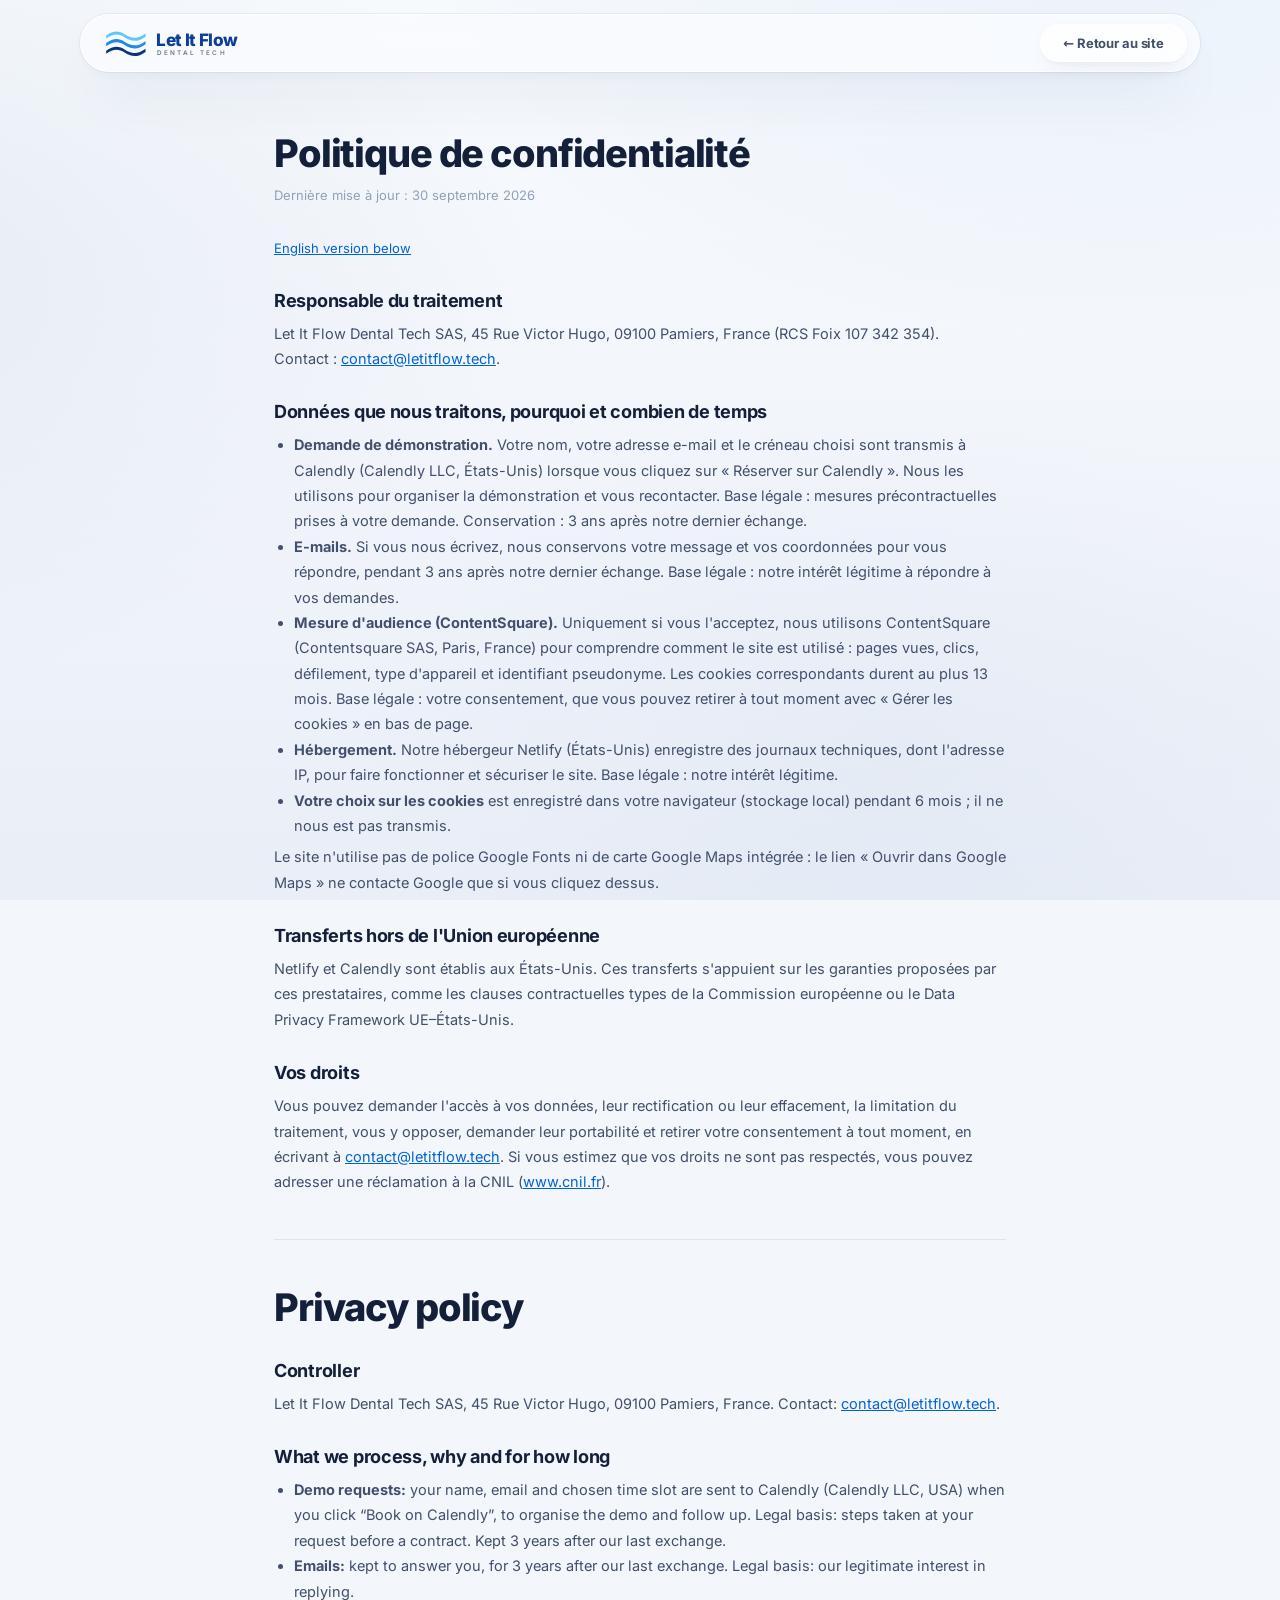
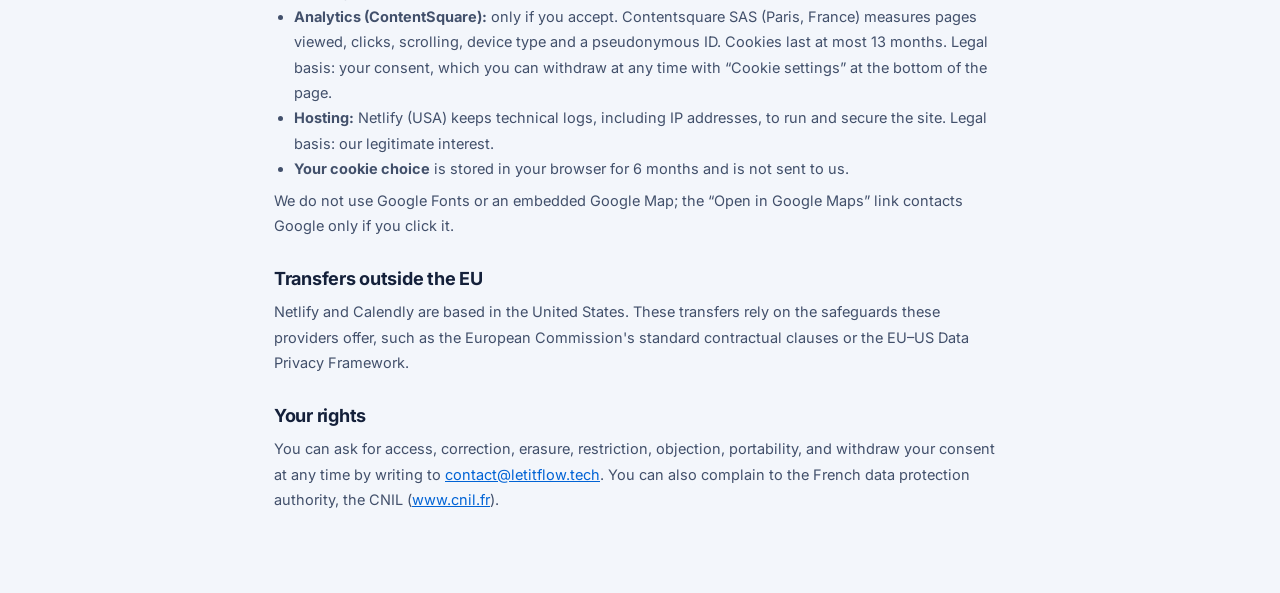
<file: Website/confidentialite.html>
<!DOCTYPE html>
<html lang="fr">
<head>
  <meta charset="UTF-8"/>
  <meta name="viewport" content="width=device-width, initial-scale=1.0"/>
  <title>Politique de confidentialité — Let It Flow Dental Tech</title>
  <meta name="description" content="Comment Let It Flow Dental Tech traite les données personnelles collectées sur letitflow.tech, et vos droits."/>
  <link rel="icon" type="image/x-icon" href="favicon.ico"/>
  <link rel="icon" type="image/png" sizes="192x192" href="assets/icon-192.png"/>
  <link rel="apple-touch-icon" href="assets/apple-touch-icon.png"/>
  <link rel="canonical" href="https://letitflow.tech/confidentialite.html"/>
  <link rel="preload" href="assets/fonts/inter-latin.woff2" as="font" type="font/woff2" crossorigin/>
  <link rel="stylesheet" href="css/styles.css"/>
</head>
<body>

<header class="nav scrolled">
  <div class="nav-inner">
    <a href="./" class="logo" aria-label="Let It Flow Dental Tech — accueil">
      <svg class="lif-logo" viewBox="0 0 252 60" aria-hidden="true" focusable="false">
        <g class="lif-mark">
          <path fill="#5fc7fe" d="M5 18 C 16 10 25 10 34 16 C 44 23 55 24 67 15 L67 20 C 55 29 44 28 34 21 C 25 15 16 15 5 23 Z"/>
          <path fill="#1f8ae6" d="M5 30 C 16 22 25 22 34 28 C 44 35 55 36 67 27 L67 32 C 55 41 44 40 34 33 C 25 27 16 27 5 35 Z"/>
          <path fill="#0a327d" d="M5 42 C 16 34 25 34 34 40 C 44 47 55 48 67 39 L67 44 C 55 53 44 52 34 45 C 25 39 16 39 5 47 Z"/>
        </g>
        <text class="lif-name" x="84" y="35">Let It Flow</text>
        <text class="lif-sub" x="85" y="49">DENTAL TECH</text>
      </svg>
    </a>
    <a class="btn btn-ghost btn-nav" href="./">← Retour au site</a>
  </div>
</header>

<main class="legal-page">
  <h1>Politique de confidentialité</h1>
  <p class="legal-updated">Dernière mise à jour : 30 septembre 2026</p>
  <p class="legal-lang"><a href="#en">English version below</a></p>

  <h2>Responsable du traitement</h2>
  <p>
    Let It Flow Dental Tech SAS, 45 Rue Victor Hugo, 09100 Pamiers, France (RCS Foix 107 342 354).<br/>
    Contact : <a href="mailto:contact@letitflow.tech">contact@letitflow.tech</a>.
  </p>

  <h2>Données que nous traitons, pourquoi et combien de temps</h2>
  <ul>
    <li>
      <strong>Demande de démonstration.</strong> Votre nom, votre adresse e-mail et le créneau choisi sont transmis à
      Calendly (Calendly LLC, États-Unis) lorsque vous cliquez sur « Réserver sur Calendly ». Nous les utilisons pour
      organiser la démonstration et vous recontacter. Base légale : mesures précontractuelles prises à votre demande.
      Conservation : 3 ans après notre dernier échange.
    </li>
    <li>
      <strong>E-mails.</strong> Si vous nous écrivez, nous conservons votre message et vos coordonnées pour vous répondre,
      pendant 3 ans après notre dernier échange. Base légale : notre intérêt légitime à répondre à vos demandes.
    </li>
    <li>
      <strong>Mesure d'audience (ContentSquare).</strong> Uniquement si vous l'acceptez, nous utilisons ContentSquare
      (Contentsquare SAS, Paris, France) pour comprendre comment le site est utilisé : pages vues, clics, défilement,
      type d'appareil et identifiant pseudonyme. Les cookies correspondants durent au plus 13 mois.
      Base légale : votre consentement, que vous pouvez retirer à tout moment avec « Gérer les cookies » en bas de page.
    </li>
    <li>
      <strong>Hébergement.</strong> Notre hébergeur Netlify (États-Unis) enregistre des journaux techniques, dont l'adresse IP,
      pour faire fonctionner et sécuriser le site. Base légale : notre intérêt légitime.
    </li>
    <li>
      <strong>Votre choix sur les cookies</strong> est enregistré dans votre navigateur (stockage local) pendant 6 mois ;
      il ne nous est pas transmis.
    </li>
  </ul>
  <p>
    Le site n'utilise pas de police Google Fonts ni de carte Google Maps intégrée : le lien « Ouvrir dans Google Maps »
    ne contacte Google que si vous cliquez dessus.
  </p>

  <h2>Transferts hors de l'Union européenne</h2>
  <p>
    Netlify et Calendly sont établis aux États-Unis. Ces transferts s'appuient sur les garanties proposées par ces
    prestataires, comme les clauses contractuelles types de la Commission européenne ou le Data Privacy Framework UE–États-Unis.
  </p>

  <h2>Vos droits</h2>
  <p>
    Vous pouvez demander l'accès à vos données, leur rectification ou leur effacement, la limitation du traitement,
    vous y opposer, demander leur portabilité et retirer votre consentement à tout moment, en écrivant à
    <a href="mailto:contact@letitflow.tech">contact@letitflow.tech</a>. Si vous estimez que vos droits ne sont pas respectés,
    vous pouvez adresser une réclamation à la CNIL (<a href="https://www.cnil.fr" rel="noopener">www.cnil.fr</a>).
  </p>

  <hr/>

  <h1 id="en">Privacy policy</h1>
  <h2>Controller</h2>
  <p>Let It Flow Dental Tech SAS, 45 Rue Victor Hugo, 09100 Pamiers, France. Contact: <a href="mailto:contact@letitflow.tech">contact@letitflow.tech</a>.</p>
  <h2>What we process, why and for how long</h2>
  <ul>
    <li><strong>Demo requests:</strong> your name, email and chosen time slot are sent to Calendly (Calendly LLC, USA) when you click “Book on Calendly”, to organise the demo and follow up. Legal basis: steps taken at your request before a contract. Kept 3 years after our last exchange.</li>
    <li><strong>Emails:</strong> kept to answer you, for 3 years after our last exchange. Legal basis: our legitimate interest in replying.</li>
    <li><strong>Analytics (ContentSquare):</strong> only if you accept. Contentsquare SAS (Paris, France) measures pages viewed, clicks, scrolling, device type and a pseudonymous ID. Cookies last at most 13 months. Legal basis: your consent, which you can withdraw at any time with “Cookie settings” at the bottom of the page.</li>
    <li><strong>Hosting:</strong> Netlify (USA) keeps technical logs, including IP addresses, to run and secure the site. Legal basis: our legitimate interest.</li>
    <li><strong>Your cookie choice</strong> is stored in your browser for 6 months and is not sent to us.</li>
  </ul>
  <p>We do not use Google Fonts or an embedded Google Map; the “Open in Google Maps” link contacts Google only if you click it.</p>
  <h2>Transfers outside the EU</h2>
  <p>Netlify and Calendly are based in the United States. These transfers rely on the safeguards these providers offer, such as the European Commission's standard contractual clauses or the EU–US Data Privacy Framework.</p>
  <h2>Your rights</h2>
  <p>You can ask for access, correction, erasure, restriction, objection, portability, and withdraw your consent at any time by writing to <a href="mailto:contact@letitflow.tech">contact@letitflow.tech</a>. You can also complain to the French data protection authority, the CNIL (<a href="https://www.cnil.fr" rel="noopener">www.cnil.fr</a>).</p>
</main>

</body>
</html>
</file>
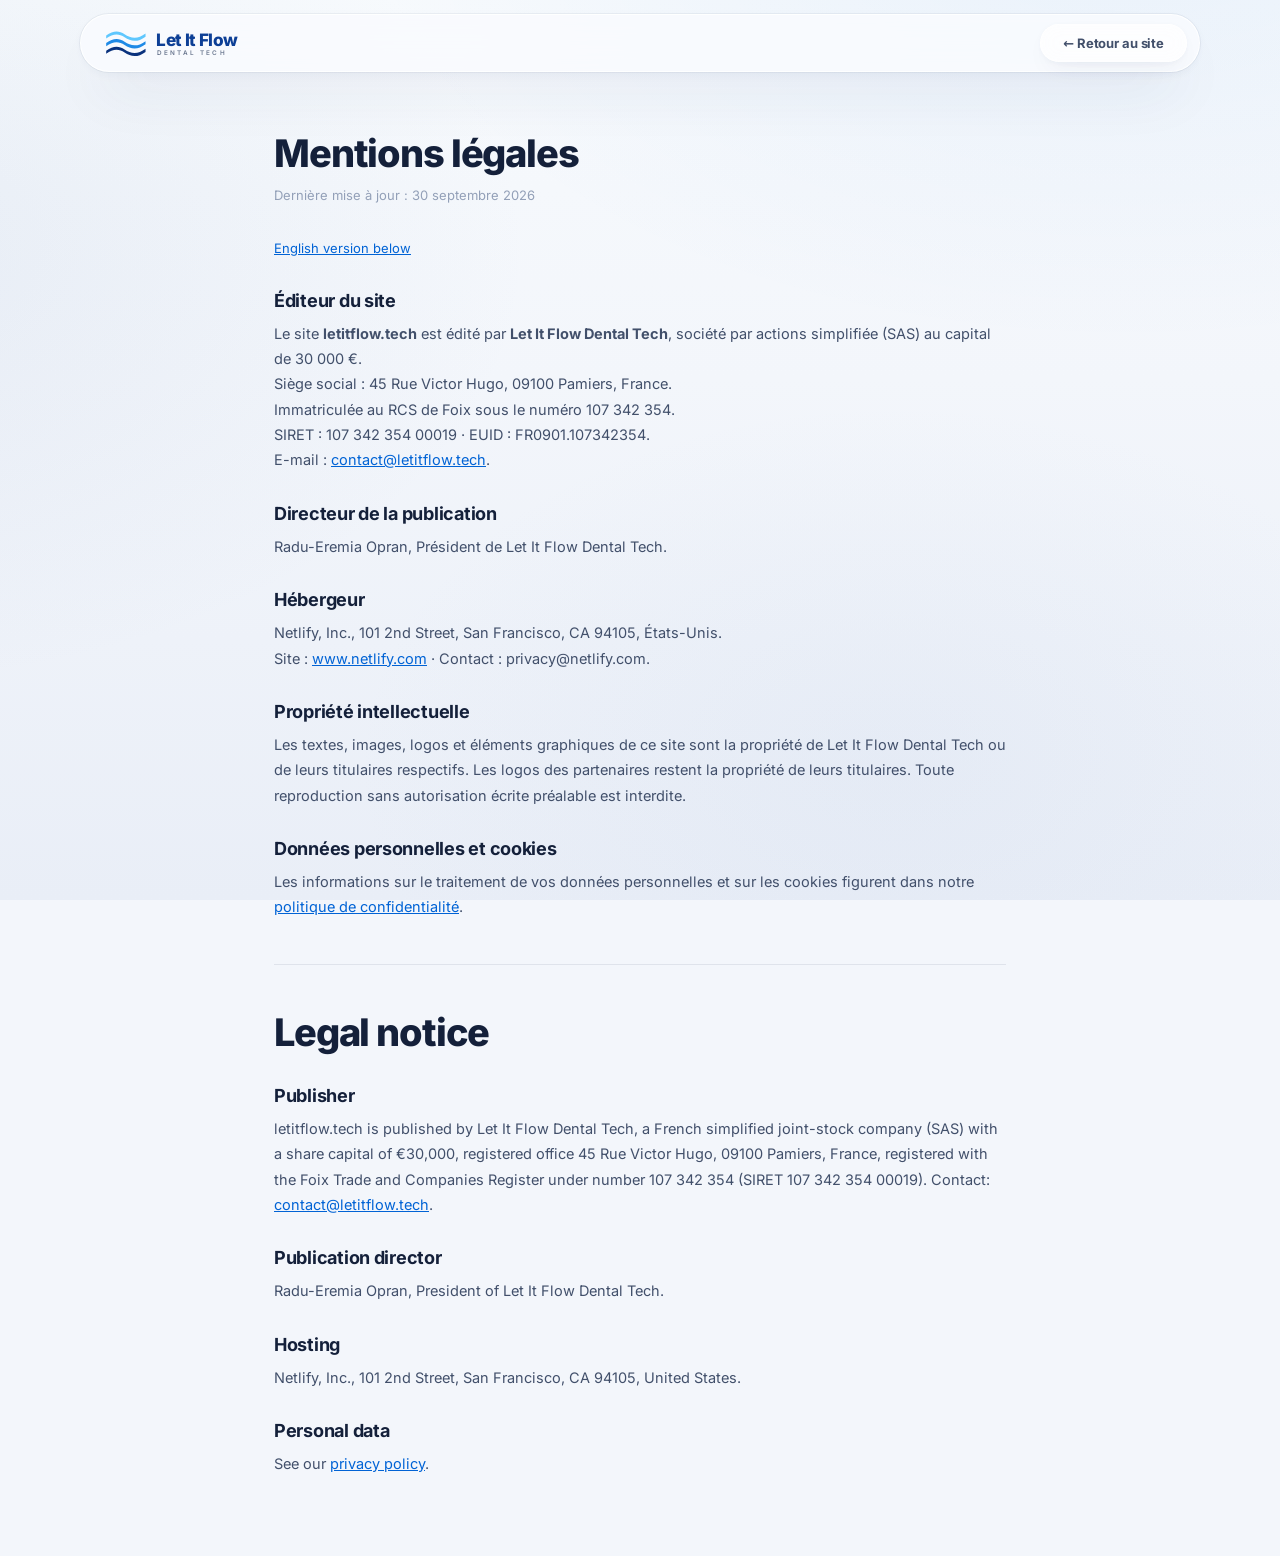
<file: Website/mentions-legales.html>
<!DOCTYPE html>
<html lang="fr">
<head>
  <meta charset="UTF-8"/>
  <meta name="viewport" content="width=device-width, initial-scale=1.0"/>
  <title>Mentions légales — Let It Flow Dental Tech</title>
  <meta name="description" content="Mentions légales du site letitflow.tech : éditeur, directeur de la publication, hébergeur."/>
  <link rel="icon" type="image/x-icon" href="favicon.ico"/>
  <link rel="icon" type="image/png" sizes="192x192" href="assets/icon-192.png"/>
  <link rel="apple-touch-icon" href="assets/apple-touch-icon.png"/>
  <link rel="canonical" href="https://letitflow.tech/mentions-legales.html"/>
  <link rel="preload" href="assets/fonts/inter-latin.woff2" as="font" type="font/woff2" crossorigin/>
  <link rel="stylesheet" href="css/styles.css"/>
</head>
<body>

<header class="nav scrolled">
  <div class="nav-inner">
    <a href="./" class="logo" aria-label="Let It Flow Dental Tech — accueil">
      <svg class="lif-logo" viewBox="0 0 252 60" aria-hidden="true" focusable="false">
        <g class="lif-mark">
          <path fill="#5fc7fe" d="M5 18 C 16 10 25 10 34 16 C 44 23 55 24 67 15 L67 20 C 55 29 44 28 34 21 C 25 15 16 15 5 23 Z"/>
          <path fill="#1f8ae6" d="M5 30 C 16 22 25 22 34 28 C 44 35 55 36 67 27 L67 32 C 55 41 44 40 34 33 C 25 27 16 27 5 35 Z"/>
          <path fill="#0a327d" d="M5 42 C 16 34 25 34 34 40 C 44 47 55 48 67 39 L67 44 C 55 53 44 52 34 45 C 25 39 16 39 5 47 Z"/>
        </g>
        <text class="lif-name" x="84" y="35">Let It Flow</text>
        <text class="lif-sub" x="85" y="49">DENTAL TECH</text>
      </svg>
    </a>
    <a class="btn btn-ghost btn-nav" href="./">← Retour au site</a>
  </div>
</header>

<main class="legal-page">
  <h1>Mentions légales</h1>
  <p class="legal-updated">Dernière mise à jour : 30 septembre 2026</p>
  <p class="legal-lang"><a href="#en">English version below</a></p>

  <h2>Éditeur du site</h2>
  <p>
    Le site <strong>letitflow.tech</strong> est édité par <strong>Let It Flow Dental Tech</strong>,
    société par actions simplifiée (SAS) au capital de 30 000 €.<br/>
    Siège social : 45 Rue Victor Hugo, 09100 Pamiers, France.<br/>
    Immatriculée au RCS de Foix sous le numéro 107 342 354.<br/>
    SIRET : 107 342 354 00019 · EUID : FR0901.107342354.<br/>
    E-mail : <a href="mailto:contact@letitflow.tech">contact@letitflow.tech</a>.
  </p>

  <h2>Directeur de la publication</h2>
  <p>Radu-Eremia Opran, Président de Let It Flow Dental Tech.</p>

  <h2>Hébergeur</h2>
  <p>
    Netlify, Inc., 101 2nd Street, San Francisco, CA 94105, États-Unis.<br/>
    Site : <a href="https://www.netlify.com" rel="noopener">www.netlify.com</a> · Contact : privacy@netlify.com.
  </p>

  <h2>Propriété intellectuelle</h2>
  <p>
    Les textes, images, logos et éléments graphiques de ce site sont la propriété de Let It Flow Dental Tech
    ou de leurs titulaires respectifs. Les logos des partenaires restent la propriété de leurs titulaires.
    Toute reproduction sans autorisation écrite préalable est interdite.
  </p>

  <h2>Données personnelles et cookies</h2>
  <p>
    Les informations sur le traitement de vos données personnelles et sur les cookies figurent dans notre
    <a href="confidentialite.html">politique de confidentialité</a>.
  </p>

  <hr/>

  <h1 id="en">Legal notice</h1>
  <h2>Publisher</h2>
  <p>
    letitflow.tech is published by Let It Flow Dental Tech, a French simplified joint-stock company (SAS)
    with a share capital of €30,000, registered office 45 Rue Victor Hugo, 09100 Pamiers, France,
    registered with the Foix Trade and Companies Register under number 107 342 354 (SIRET 107 342 354 00019).
    Contact: <a href="mailto:contact@letitflow.tech">contact@letitflow.tech</a>.
  </p>
  <h2>Publication director</h2>
  <p>Radu-Eremia Opran, President of Let It Flow Dental Tech.</p>
  <h2>Hosting</h2>
  <p>Netlify, Inc., 101 2nd Street, San Francisco, CA 94105, United States.</p>
  <h2>Personal data</h2>
  <p>See our <a href="confidentialite.html#en">privacy policy</a>.</p>
</main>

</body>
</html>
</file>
<file: Website/css/styles.css>
/* ════════════════════════════════════════════════════
   Let It Flow Dental Tech — grey-white / grey-blue premium theme
   soft, fluid, rounded — "flow" identity
   ════════════════════════════════════════════════════ */

/* ── Inter, self-hosted (variable 400–800) ───────── */
@font-face {
  font-family: 'Inter';
  font-style: normal;
  font-weight: 400 800;
  font-display: swap;
  src: url('../assets/fonts/inter-latin-ext.woff2') format('woff2');
  unicode-range: U+0100-02BA, U+02BD-02C5, U+02C7-02CC, U+02CE-02D7, U+02DD-02FF, U+0304, U+0308, U+0329, U+1D00-1DBF, U+1E00-1E9F, U+1EF2-1EFF, U+2020, U+20A0-20AB, U+20AD-20C0, U+2113, U+2C60-2C7F, U+A720-A7FF;
}
@font-face {
  font-family: 'Inter';
  font-style: normal;
  font-weight: 400 800;
  font-display: swap;
  src: url('../assets/fonts/inter-latin.woff2') format('woff2');
  unicode-range: U+0000-00FF, U+0131, U+0152-0153, U+02BB-02BC, U+02C6, U+02DA, U+02DC, U+0304, U+0308, U+0329, U+2000-206F, U+20AC, U+2122, U+2191, U+2193, U+2212, U+2215, U+FEFF, U+FFFD;
}

:root {
  --bg:        #f3f6fb;   /* greyish-blue mist */
  --bg-deep:   #e9eef7;
  --mist:      #dde6f3;
  --ink:       #14203a;   /* soft blue-ink, gentler than pure black */
  --ink-2:     #42506b;
  --ink-3:     #5f6c86;
  --ink-4:     #93a0b8;
  --line:      rgba(24, 42, 80, 0.09);
  --line-soft: rgba(24, 42, 80, 0.055);
  --accent:    #0a4ab8;   /* bridges the logo blues */
  --accent-2:  #0163d5;
  --accent-soft: rgba(10, 74, 184, 0.07);
  --glass-bg:  rgba(249, 251, 254, 0.72);
  --glass-brd: rgba(255, 255, 255, 0.9);
  --shadow-sm: 0 2px 6px rgba(36, 56, 100, 0.04), 0 10px 28px -10px rgba(36, 56, 100, 0.09);
  --shadow-md: 0 4px 10px rgba(36, 56, 100, 0.04), 0 30px 60px -20px rgba(36, 56, 100, 0.14);
  --shadow-lg: 0 6px 14px rgba(36, 56, 100, 0.05), 0 60px 110px -30px rgba(36, 56, 100, 0.2);
  --radius:      28px;   /* soft everywhere — no sharp angles */
  --radius-sm:   16px;
  --ease-out:  cubic-bezier(0.22, 1, 0.36, 1);
  --content:   min(880px, 100%);   /* one content width for every section */
}

*, *::before, *::after { box-sizing: border-box; margin: 0; padding: 0; }

html { scroll-behavior: smooth; }

html, body {
  font-family: Inter, "Segoe UI", system-ui, -apple-system, Arial, sans-serif;
  background: var(--bg);
  color: var(--ink);
  overflow-x: hidden;
  -webkit-font-smoothing: antialiased;
  text-rendering: optimizeLegibility;
}

body {
  background:
    radial-gradient(1300px 760px at 88% -12%, rgba(1, 99, 213, 0.06), transparent 60%),
    radial-gradient(1100px 700px at -12% 28%, rgba(147, 170, 205, 0.14), transparent 62%),
    radial-gradient(900px 600px at 70% 85%, rgba(180, 198, 226, 0.12), transparent 60%),
    linear-gradient(180deg, #f7fafd 0%, var(--bg) 42%, var(--bg-deep) 100%);
  background-attachment: fixed;
}

::selection { background: rgba(1, 99, 213, 0.16); }

img { max-width: 100%; height: auto; }

/* ── Buttons ─────────────────────────────────────── */
.btn {
  display: inline-flex;
  align-items: center;
  justify-content: center;
  gap: 8px;
  white-space: nowrap;
  border-radius: 999px;
  font-weight: 700;
  letter-spacing: -0.01em;
  text-decoration: none;
  cursor: pointer;
  border: 1px solid transparent;
  transition: transform 0.3s var(--ease-out), box-shadow 0.3s var(--ease-out), filter 0.2s, background 0.2s, border-color 0.2s;
  font-family: inherit;
}

.btn-primary {
  background: linear-gradient(180deg, var(--accent-2) 0%, var(--accent) 100%);
  color: #fff;
  border-color: rgba(255, 255, 255, 0.28);
  box-shadow: inset 0 1px 0 rgba(255, 255, 255, 0.3), 0 14px 32px -10px rgba(10, 74, 184, 0.5);
}
.btn-primary:hover {
  transform: translateY(-2px);
  filter: brightness(1.06);
  box-shadow: inset 0 1px 0 rgba(255, 255, 255, 0.3), 0 22px 40px -12px rgba(10, 74, 184, 0.55);
}
.btn-primary:active { transform: translateY(0); }
.btn-primary:disabled { opacity: 0.4; cursor: not-allowed; transform: none; }

.btn-ghost {
  background: rgba(255, 255, 255, 0.66);
  color: var(--ink-2);
  border-color: rgba(255, 255, 255, 0.9);
  backdrop-filter: blur(10px);
  box-shadow: var(--shadow-sm);
}
.btn-ghost:hover {
  transform: translateY(-2px);
  color: var(--accent);
  box-shadow: var(--shadow-md);
}

.btn-nav { padding: 10px 22px; font-size: 13px; }
.btn-lg  { padding: 17px 40px; font-size: clamp(15px, 1.1vw, 17px); }

.btn:focus-visible,
a:focus-visible,
button:focus-visible,
input:focus-visible,
[tabindex]:focus-visible {
  outline: 2px solid var(--accent-2);
  outline-offset: 3px;
  border-radius: 8px;
}
.btn:focus-visible { border-radius: 999px; }

/* ── Glass surface ───────────────────────────────── */
.glass {
  background: var(--glass-bg);
  border: 1px solid var(--glass-brd);
  outline: 1px solid var(--line-soft);
  backdrop-filter: blur(16px) saturate(1.35);
  -webkit-backdrop-filter: blur(16px) saturate(1.35);
  box-shadow: var(--shadow-sm);
}

/* ── NAV — floating pill ─────────────────────────── */
.nav {
  position: fixed;
  top: 14px; left: 0; right: 0;
  z-index: 100;
  padding: 0 16px;
  pointer-events: none; /* only the pill itself catches clicks */
}

.nav-inner {
  pointer-events: auto;
  max-width: 1120px;
  margin: 0 auto;
  display: flex;
  align-items: center;
  justify-content: space-between;
  gap: 20px;
  padding: 9px 12px 9px 22px;
  border-radius: 999px;
  background: rgba(249, 251, 254, 0.7);
  border: 1px solid rgba(255, 255, 255, 0.85);
  outline: 1px solid var(--line-soft);
  backdrop-filter: blur(18px) saturate(1.4);
  -webkit-backdrop-filter: blur(18px) saturate(1.4);
  box-shadow: var(--shadow-sm);
  transition: box-shadow 0.35s, background 0.35s;
}
.nav.scrolled .nav-inner {
  background: rgba(249, 251, 254, 0.85);
  box-shadow: var(--shadow-md);
}

.logo { display: flex; align-items: center; text-decoration: none; }
.lif-logo {
  display: block;
  width: clamp(126px, 12.5vw, 176px);
  height: auto;
}
.lif-name {
  font-family: Inter, "Segoe UI", system-ui, sans-serif;
  font-size: 27px;
  font-weight: 800;
  letter-spacing: -1px;
  fill: #0d3f96;
}
.lif-sub {
  font-family: Inter, "Segoe UI", system-ui, sans-serif;
  font-size: 10px;
  font-weight: 600;
  letter-spacing: 3.4px;
  fill: #6b7890;
}
.lif-wave { transform-box: fill-box; transform-origin: center; }
/* layered swells at different speeds → water that never quite repeats */
.lif-wave-1 { animation: lifSwell 3.6s ease-in-out infinite; }
.lif-wave-2 { animation: lifSwell 4.7s ease-in-out infinite -0.6s; }
.lif-wave-3 { animation: lifSwell 5.9s ease-in-out infinite -1.2s; }
@keyframes lifSwell {
  0%   { transform: translate(0, 0)      scaleY(1);    }
  30%  { transform: translate(1.6px, -0.5px) scaleY(1.05); }
  55%  { transform: translate(2.8px, 0.3px)  scaleY(0.97); }
  80%  { transform: translate(1.2px, -0.3px) scaleY(1.03); }
  100% { transform: translate(0, 0)      scaleY(1);    }
}
/* the current quickens under the pointer */
.logo:hover .lif-wave-1 { animation-duration: 2.3s; }
.logo:hover .lif-wave-2 { animation-duration: 2.9s; }
.logo:hover .lif-wave-3 { animation-duration: 3.6s; }

.nav-links {
  display: flex;
  gap: 26px;
}
.nav-links a {
  font-size: 13.5px;
  font-weight: 600;
  color: var(--ink-3);
  text-decoration: none;
  transition: color 0.2s;
}
.nav-links a:hover { color: var(--ink); }

.nav-right { display: flex; align-items: center; gap: 10px; }

/* Language dropdown */
.lang-dropdown { position: relative; }
.lang-selected {
  display: flex;
  align-items: center;
  min-width: 44px; min-height: 44px;
  justify-content: center;
  padding: 7px;
  background: none;
  border: 1px solid transparent;
  border-radius: 999px;
  cursor: pointer;
  transition: border-color 0.2s, background 0.2s;
}
.lang-selected:hover { border-color: var(--line); background: rgba(255, 255, 255, 0.8); }
.lang-flag-img {
  width: 30px; height: 20px;            /* every flag the same 3:2 size */
  flex-shrink: 0;
  display: block;
  object-fit: cover;
  border-radius: 4px;
  box-shadow: 0 0 0 1px rgba(20, 32, 58, 0.14);   /* keeps white bands visible */
}
.lang-code { font-size: 13px; font-weight: 700; letter-spacing: 0.04em; color: var(--ink-2); }
.lang-list {
  display: none;
  position: absolute;
  top: 120%;
  right: 0;
  background: rgba(252, 253, 255, 0.94);
  backdrop-filter: blur(16px);
  border: 1px solid rgba(255, 255, 255, 0.9);
  outline: 1px solid var(--line-soft);
  border-radius: 18px;
  box-shadow: var(--shadow-md);
  padding: 7px;
  list-style: none;
  flex-direction: column;
  gap: 4px;
  z-index: 110;
}
.lang-list.open { display: flex; }
.lang-btn {
  min-height: 44px;                     /* comfortable touch target */
  padding: 8px 12px;
  border-radius: 12px;
  cursor: pointer;
  transition: background 0.2s;
  background: none;
  border: none;
  display: flex;
  align-items: center;
  gap: 10px;
  text-decoration: none;
}
.lang-btn:hover { background: var(--accent-soft); }
.lang-btn.active { background: rgba(10, 74, 184, 0.1); }

/* ── HERO ────────────────────────────────────────── */
.hero {
  position: relative;
  min-height: 100vh;
  min-height: 100svh;
  display: flex;
  flex-direction: column;
  align-items: center;
  justify-content: center;
  text-align: center;
  padding: 150px 24px 100px;
  overflow: hidden;
}

#flow-canvas {
  position: absolute;
  inset: 0;
  width: 100%;
  height: 100%;
  display: block;
  z-index: 0;
}

/* soft fade so the flow visual melts into the page */
.hero-veil {
  position: absolute;
  inset: 0;
  z-index: 1;
  pointer-events: none;
  background:
    /* clear halo behind the text block so the lines never compete with it */
    radial-gradient(44% 34% at 50% 46%, rgba(247, 250, 253, 0.94) 0%, rgba(247, 250, 253, 0.7) 55%, rgba(247, 250, 253, 0) 100%),
    radial-gradient(26% 12% at 50% 79%, rgba(247, 250, 253, 0.85) 0%, rgba(247, 250, 253, 0) 100%),
    /* short melt into the page at the very bottom */
    linear-gradient(180deg, rgba(247, 250, 253, 0) 0%, rgba(243, 246, 251, 0) 88%, var(--bg) 100%);
}

.hero-content {
  position: relative;
  z-index: 2;
  display: flex;
  flex-direction: column;
  align-items: center;
}

.hero-title {
  font-size: clamp(38px, 5.2vw, 76px);
  font-weight: 800;
  line-height: 1.07;
  letter-spacing: -0.042em;
  max-width: 1000px;
  margin-bottom: 26px;
  background: linear-gradient(180deg, var(--ink) 30%, #3c4c6e 100%);
  -webkit-background-clip: text;
  background-clip: text;
  -webkit-text-fill-color: transparent;
  color: var(--ink); /* fallback */
}

.rule {
  width: min(58%, 640px);
  height: 2px;
  border-radius: 999px;
  background: linear-gradient(90deg, transparent, rgba(24, 42, 80, 0.18), transparent);
  margin: 0 auto 26px;
}

.hero-sub {
  font-size: clamp(16px, 1.35vw, 21px);
  line-height: 1.65;
  max-width: 720px;
  color: var(--ink-2);
  margin-bottom: 44px;
}

.hero-actions {
  display: flex;
  flex-wrap: wrap;
  justify-content: center;
  gap: 14px;
}

.scroll-cue {
  position: absolute;
  bottom: 36px;
  left: 50%;
  transform: translateX(-50%);
  z-index: 2;
  width: 27px;
  height: 46px;
  border: 1.5px solid rgba(24, 42, 80, 0.2);
  border-radius: 999px;
  display: flex;
  justify-content: center;
  padding-top: 9px;
  background: rgba(255, 255, 255, 0.35);
  backdrop-filter: blur(6px);
  transition: border-color 0.2s;
}
.scroll-cue:hover { border-color: var(--accent-2); }
.scroll-cue-dot {
  width: 4px;
  height: 9px;
  border-radius: 999px;
  background: var(--accent-2);
  animation: cue-drift 2.2s var(--ease-out) infinite;
}
@keyframes cue-drift {
  0%   { transform: translateY(0);    opacity: 1; }
  70%  { transform: translateY(14px); opacity: 0; }
  100% { transform: translateY(0);    opacity: 0; }
}

/* ── SECTIONS (shared) ───────────────────────────── */
.section {
  position: relative;
  padding: 110px 24px;
  display: flex;
  flex-direction: column;
  align-items: center;
  gap: 36px;
}

.section-head { text-align: center; max-width: 760px; }

.eyebrow {
  font-size: 12px;
  font-weight: 700;
  letter-spacing: 0.15em;
  text-transform: uppercase;
  color: var(--accent-2);
  margin-bottom: 14px;
}

.section-title {
  font-size: clamp(26px, 3.2vw, 44px);
  font-weight: 800;
  letter-spacing: -0.033em;
  color: var(--ink);
  margin-bottom: 14px;
}

.section-sub {
  font-size: clamp(15px, 1.2vw, 18px);
  color: var(--ink-3);
  line-height: 1.7;
  max-width: 600px;
  margin: 0 auto;
}

/* Parallax decorations — fluffy drifting mist */
.deco {
  position: absolute;
  border-radius: 50%;
  filter: blur(80px);
  pointer-events: none;
  z-index: 0;
  will-change: transform;
}
.deco-a {
  width: 560px; height: 560px;
  right: -180px; top: 20px;
  background: radial-gradient(circle, rgba(1, 99, 213, 0.09), rgba(147, 170, 205, 0.06) 45%, transparent 68%);
}
.deco-b {
  width: 620px; height: 620px;
  left: -220px; top: 100px;
  background: radial-gradient(circle, rgba(147, 170, 205, 0.2), rgba(180, 198, 226, 0.08) 50%, transparent 70%);
}
.deco-c {
  width: 540px; height: 540px;
  right: -160px; bottom: -80px;
  background: radial-gradient(circle, rgba(1, 99, 213, 0.07), rgba(147, 170, 205, 0.07) 48%, transparent 68%);
}

.section > *:not(.deco) { position: relative; z-index: 1; }

/* ── Scroll reveal (3D depth) ────────────────────── */
.reveal {
  opacity: 0;
  transform: perspective(900px) translateY(34px) rotateX(5deg);
  transition:
    opacity 1s var(--ease-out) var(--d, 0s),
    transform 1s var(--ease-out) var(--d, 0s);
  will-change: opacity, transform;
}
.reveal.in {
  opacity: 1;
  transform: perspective(900px) translateY(0) rotateX(0);
}

/* ── FLOW DIVIDERS — layered waves that flow between sections ─ */
.flow-sep {
  position: relative;
  width: 100%;
  height: 150px;
  margin: -74px 0 -64px;
  z-index: 1;
  pointer-events: none;
  overflow: hidden;
  /* crisp crests up top, body melts into the next section, soft side edges */
  -webkit-mask-image:
    linear-gradient(180deg, #000 0%, #000 68%, transparent 100%),
    linear-gradient(90deg, transparent 0%, #000 10%, #000 90%, transparent 100%);
  -webkit-mask-composite: source-in;
          mask-image:
    linear-gradient(180deg, #000 0%, #000 68%, transparent 100%),
    linear-gradient(90deg, transparent 0%, #000 10%, #000 90%, transparent 100%);
          mask-composite: intersect;
}
.flow-sep::before,
.flow-sep::after {
  content: "";
  position: absolute;
  bottom: 0;
  left: 0;
  width: 200%;
  height: 100%;
  background-repeat: repeat-x;
  background-position: 0 bottom;
  background-size: 50% 100%;
  will-change: transform;
}
/* back swell — broad, slow */
.flow-sep::before {
  background-image: url("data:image/svg+xml,%3Csvg%20xmlns='http://www.w3.org/2000/svg'%20viewBox='0%200%201200%20150'%20preserveAspectRatio='none'%3E%3Cpath%20d='M0%20100%20C%2075%20100%20225%2045%20300%2045%20C%20375%2045%20525%20100%20600%20100%20C%20675%20100%20825%2045%20900%2045%20C%20975%2045%201125%20100%201200%20100%20L1200%20150%20L0%20150%20Z'%20fill='%23a1b5d8'/%3E%3C/svg%3E");
  opacity: 0.7;
  animation: flowSlide 30s linear infinite;
}
/* front swell — tighter, quicker, deeper tone, drifts the other way */
.flow-sep::after {
  background-image: url("data:image/svg+xml,%3Csvg%20xmlns='http://www.w3.org/2000/svg'%20viewBox='0%200%201200%20150'%20preserveAspectRatio='none'%3E%3Cpath%20d='M0%2072%20C%2066%2072%20134%20116%20200%20116%20C%20266%20116%20334%2072%20400%2072%20C%20466%2072%20534%20116%20600%20116%20C%20666%20116%20734%2072%20800%2072%20C%20866%2072%20934%20116%201000%20116%20C%201066%20116%201134%2072%201200%2072%20L1200%20150%20L0%20150%20Z'%20fill='%236f8dc4'/%3E%3C/svg%3E");
  opacity: 0.6;
  animation: flowSlide 19s linear infinite reverse;
}
.flow-sep--flip { transform: scaleY(-1); }
@keyframes flowSlide {
  from { transform: translateX(0); }
  to   { transform: translateX(-50%); }
}

/* ── BEFORE / AFTER ──────────────────────────────── */
.compare-frame {
  padding: 12px;
  border-radius: calc(var(--radius) + 12px);
  background: linear-gradient(180deg, rgba(255, 255, 255, 0.92), rgba(249, 251, 254, 0.6));
  border: 1px solid var(--glass-brd);
  outline: 1px solid var(--line-soft);
  box-shadow: var(--shadow-lg);
  backdrop-filter: blur(12px);
  transform-style: preserve-3d;
}

.compare-wrap {
  position: relative;
  width: min(856px, calc(100vw - 72px));
  aspect-ratio: 2 / 1;
  border-radius: var(--radius);
  overflow: hidden;
  cursor: ew-resize;
  user-select: none;
  touch-action: none;
  background: var(--mist);
}

.compare-wrap > picture { display: block; width: 100%; height: 100%; }
.compare-wrap img {
  display: block;
  width: 100%;
  height: 100%;
  object-fit: cover;
  pointer-events: none;
}

.img-before-wrap {
  position: absolute;
  top: 0; left: 0; bottom: 0;
  width: 50%; /* controlled by JS */
  overflow: hidden;
}
.img-before-wrap picture { display: block; height: 100%; }
.img-before-wrap img {
  width: min(820px, 88vw); /* must match outer width */
  max-width: none;
  height: 100%;
  object-fit: cover;
  object-position: left center;
}

.compare-divider {
  position: absolute;
  top: 0; bottom: 0;
  left: 50%; /* controlled by JS */
  width: 2px;
  background: rgba(255, 255, 255, 0.95);
  transform: translateX(-50%);
  box-shadow: 0 0 18px rgba(24, 42, 80, 0.3);
  pointer-events: none;
}

.compare-handle {
  position: absolute;
  top: 50%;
  left: 50%; /* controlled by JS */
  transform: translate(-50%, -50%);
  width: 48px;
  height: 48px;
  border-radius: 50%;
  background: rgba(255, 255, 255, 0.95);
  border: 1px solid rgba(255, 255, 255, 1);
  box-shadow: 0 8px 26px rgba(24, 42, 80, 0.26);
  backdrop-filter: blur(6px);
  display: flex;
  align-items: center;
  justify-content: center;
  pointer-events: none;
}
.compare-handle::before {
  content: '';
  width: 20px;
  height: 20px;
  background: url("data:image/svg+xml,%3Csvg xmlns='http://www.w3.org/2000/svg' viewBox='0 0 24 24' fill='none' stroke='%230a4ab8' stroke-width='2.5' stroke-linecap='round' stroke-linejoin='round'%3E%3Cpath d='M8 3l-5 9 5 9M16 3l5 9-5 9'/%3E%3C/svg%3E") center/contain no-repeat;
}

.compare-badge {
  position: absolute;
  bottom: 16px;
  padding: 7px 15px;
  border-radius: 999px;
  font-size: 11.5px;
  font-weight: 700;
  letter-spacing: 0.08em;
  text-transform: uppercase;
  backdrop-filter: blur(10px);
  -webkit-backdrop-filter: blur(10px);
}
.badge-before {
  left: 16px;
  background: rgba(255, 255, 255, 0.8);
  border: 1px solid rgba(185, 28, 28, 0.22);
  color: #b91c1c;
}
.badge-after {
  right: 16px;
  background: rgba(255, 255, 255, 0.8);
  border: 1px solid rgba(4, 120, 87, 0.22);
  color: #047857;
}

/* ── WHAT CHANGES (under the before/after slider) ── */
.gains-intro {
  font-size: 12px;
  font-weight: 700;
  letter-spacing: 0.15em;
  text-transform: uppercase;
  color: var(--ink-4);
  margin-top: 8px;
}
.gains {
  list-style: none;
  width: var(--content);
  display: grid;
  grid-template-columns: repeat(4, minmax(0, 1fr));
  gap: 16px;
}
@media (max-width: 900px) { .gains { grid-template-columns: repeat(2, minmax(0, 1fr)); } }
@media (max-width: 520px) { .gains { grid-template-columns: 1fr; } }

.gain {
  display: flex;
  flex-direction: column;
  align-items: flex-start;
  gap: 10px;
  padding: 24px 22px 26px;
  border-radius: 22px;
  text-align: left;
  transition: transform 0.35s var(--ease-out), box-shadow 0.35s var(--ease-out);
}
.gain:hover { transform: translateY(-3px); box-shadow: var(--shadow-md); }
.gain-icon {
  width: 42px; height: 42px;
  border-radius: 14px;
  display: grid; place-items: center;
  color: var(--accent);
  background: linear-gradient(180deg, rgba(1, 99, 213, 0.1), rgba(10, 74, 184, 0.04));
  border: 1px solid rgba(10, 74, 184, 0.14);
  margin-bottom: 4px;
}
.gain-icon svg { width: 22px; height: 22px; }
.gain h3 {
  font-size: 15.5px;
  font-weight: 700;
  letter-spacing: -0.015em;
  color: var(--ink);
  line-height: 1.3;
}
.gain p {
  font-size: 13.5px;
  line-height: 1.6;
  color: var(--ink-3);
}

/* ── HOW IT WORKS ────────────────────────────────── */
.hiw-steps {
  width: var(--content);
  display: grid;
  grid-template-columns: repeat(3, minmax(0, 1fr));
  gap: 16px;
  list-style: none;
}
@media (max-width: 780px) { .hiw-steps { grid-template-columns: 1fr; } }

.hiw-step {
  display: flex;
  flex-direction: column;
  align-items: flex-start;
  text-align: left;
  padding: 26px 24px 28px;
  border-radius: 22px;
  position: relative;
  transition: transform 0.35s var(--ease-out), box-shadow 0.35s var(--ease-out);
}
.hiw-step:hover { transform: translateY(-3px); box-shadow: var(--shadow-md); }

.hiw-icon {
  width: 42px;
  height: 42px;
  border-radius: 14px;
  background: linear-gradient(180deg, rgba(1, 99, 213, 0.09), rgba(10, 74, 184, 0.04));
  border: 1px solid rgba(10, 74, 184, 0.14);
  display: flex;
  align-items: center;
  justify-content: center;
  margin-bottom: 14px;
  color: var(--accent);
  position: relative;
}
.hiw-icon svg { width: 22px; height: 22px; }

.hiw-step-num {
  position: absolute;
  top: -8px;
  right: -8px;
  width: 22px;
  height: 22px;
  border-radius: 50%;
  background: linear-gradient(180deg, var(--accent-2), var(--accent));
  border: 2px solid #fbfcfe;
  font-size: 10px;
  font-weight: 800;
  display: flex;
  align-items: center;
  justify-content: center;
  color: #fff;
}

.hiw-step h3 {
  font-size: 15.5px;
  font-weight: 700;
  margin-bottom: 8px;
  letter-spacing: -0.02em;
  color: var(--ink);
}

.hiw-step p {
  font-size: 13.5px;
  color: var(--ink-3);
  line-height: 1.6;
}

.hiw-badge {
  display: inline-flex;
  align-items: center;
  gap: 9px;
  padding: 12px 24px;
  border-radius: 999px;
  background: rgba(4, 120, 87, 0.06);
  border: 1px solid rgba(4, 120, 87, 0.18);
  font-size: 13px;
  font-weight: 600;
  color: #047857;
}
.hiw-badge::before {
  content: '';
  display: inline-block;
  width: 8px;
  height: 8px;
  border-radius: 50%;
  background: #059669;
  box-shadow: 0 0 8px rgba(5, 150, 105, 0.7);
  animation: pulse-green 2s infinite;
}
@keyframes pulse-green {
  0%, 100% { opacity: 1;   transform: scale(1); }
  50%      { opacity: 0.5; transform: scale(1.3); }
}

/* ── PARTNERS ────────────────────────────────────── */
.partners-section { padding-top: 80px; padding-bottom: 90px; gap: 32px; }

.partners-label { margin-bottom: 0; color: var(--ink-4); }

.partners-grid {
  display: flex;
  flex-wrap: wrap;
  justify-content: center;
  gap: 14px;
  width: var(--content);
  list-style: none;
}

.partner-chip {
  display: flex;
  align-items: center;
  justify-content: center;
  padding: 15px 28px;
  border-radius: 22px;
  background: rgba(255, 255, 255, 0.88);
  text-decoration: none;
  transition: transform 0.35s var(--ease-out), box-shadow 0.35s var(--ease-out);
}
.partner-chip:hover {
  transform: translateY(-3px);
  box-shadow: var(--shadow-md);
}

.partner-logo {
  height: 36px;
  width: auto;
  filter: grayscale(1) opacity(0.6);
  transition: filter 0.3s;
}
.partner-chip:hover .partner-logo { filter: grayscale(0) opacity(1); }

.partners-note { font-size: 11px; color: var(--ink-4); }

/* ── BOOKING ─────────────────────────────────────── */
.booking-section { gap: 30px; }

.countdown-wrap {
  display: flex;
  flex-direction: column;
  align-items: center;
  gap: 14px;
}

.countdown-label {
  font-size: 11px;
  font-weight: 700;
  letter-spacing: 0.14em;
  text-transform: uppercase;
  color: var(--ink-4);
}

.countdown-blocks {
  display: flex;
  gap: 10px;
  align-items: center;
}

.cd-block {
  display: flex;
  flex-direction: column;
  align-items: center;
  gap: 7px;
}

.cd-num {
  font-size: clamp(28px, 3.5vw, 46px);
  font-weight: 800;
  letter-spacing: -0.04em;
  line-height: 1;
  font-variant-numeric: tabular-nums;
  color: var(--ink);
  border-radius: 20px;
  padding: 15px 18px;
  min-width: 76px;
  text-align: center;
}

.cd-unit {
  font-size: 10px;
  font-weight: 600;
  letter-spacing: 0.1em;
  text-transform: uppercase;
  color: var(--ink-4);
}

.cd-sep {
  font-size: 30px;
  font-weight: 800;
  color: var(--ink-4);
  margin-bottom: 22px;
}

.countdown-tagline { font-size: 13px; color: var(--ink-3); }
.countdown-tagline strong { color: var(--accent); }

/* Booking widget */
.booking-widget {
  width: var(--content);
  border-radius: var(--radius);
  overflow: hidden;
  box-shadow: var(--shadow-md);
}

.booking-head {
  padding: 24px 32px 20px;
  border-bottom: 1px solid var(--line-soft);
  display: flex;
  align-items: center;
  justify-content: space-between;
  flex-wrap: wrap;
  gap: 10px;
}

.booking-head h2 {
  font-size: 1.15rem;
  font-weight: 700;
  letter-spacing: -0.02em;
}

.booking-confirm-badge {
  font-size: 11px;
  font-weight: 600;
  color: #047857;
  background: rgba(4, 120, 87, 0.06);
  border: 1px solid rgba(4, 120, 87, 0.18);
  border-radius: 999px;
  padding: 6px 13px;
}

.booking-body {
  display: grid;
  grid-template-columns: 1fr 1fr;
}
@media (max-width: 620px) {
  .booking-body { grid-template-columns: 1fr; }
}

.booking-cal {
  padding: 26px 24px;
  border-right: 1px solid var(--line-soft);
}
@media (max-width: 620px) {
  .booking-cal { border-right: none; border-bottom: 1px solid var(--line-soft); }
}

.cal-nav {
  display: flex;
  align-items: center;
  justify-content: space-between;
  margin-bottom: 16px;
}

.cal-month { font-size: 14px; font-weight: 700; letter-spacing: -0.02em; }

.cal-arrow {
  background: rgba(255, 255, 255, 0.75);
  border: 1px solid var(--line);
  border-radius: 999px;
  color: var(--ink-3);
  cursor: pointer;
  width: 32px;
  height: 32px;
  display: flex;
  align-items: center;
  justify-content: center;
  font-size: 15px;
  transition: 0.2s;
}
.cal-arrow:hover { background: var(--accent-soft); color: var(--accent); border-color: rgba(10, 74, 184, 0.25); }

.cal-grid {
  display: grid;
  grid-template-columns: repeat(7, 1fr);
  gap: 3px;
}

.cal-dow {
  font-size: 10px;
  font-weight: 700;
  letter-spacing: 0.06em;
  text-transform: uppercase;
  color: var(--ink-4);
  text-align: center;
  padding: 4px 0 8px;
}

.cal-day {
  aspect-ratio: 1;
  display: flex;
  align-items: center;
  justify-content: center;
  border-radius: 12px;
  font-size: 13px;
  font-weight: 500;
  cursor: pointer;
  color: var(--ink-2);
  transition: 0.15s;
  border: 1px solid transparent;
}
.cal-day:hover:not(.cal-day--disabled):not(.cal-day--empty) {
  background: var(--accent-soft);
  border-color: rgba(10, 74, 184, 0.18);
}
.cal-day--available { color: var(--ink); font-weight: 600; }
.cal-day--selected {
  background: linear-gradient(135deg, var(--accent-2), var(--accent)) !important;
  border-color: rgba(10, 74, 184, 0.4) !important;
  color: #fff !important;
  font-weight: 700;
  box-shadow: 0 4px 14px rgba(10, 74, 184, 0.35);
}
.cal-day--disabled { color: rgba(24, 42, 80, 0.18); cursor: not-allowed; }
.cal-day--empty { cursor: default; }

.booking-slots {
  padding: 26px 24px;
  display: flex;
  flex-direction: column;
  gap: 16px;
}

.slots-title { font-size: 13px; font-weight: 600; color: var(--ink-3); }
.slots-title strong { color: var(--accent); }

.slots-grid {
  display: grid;
  grid-template-columns: 1fr 1fr;
  gap: 8px;
  overflow-y: auto;
  max-height: 300px;
  padding: 2px;
}

.slot-btn {
  padding: 11px 8px;
  border-radius: 999px;
  border: 1px solid var(--line);
  background: rgba(255, 255, 255, 0.75);
  color: var(--ink-2);
  font-size: 13px;
  font-weight: 600;
  font-family: inherit;
  cursor: pointer;
  transition: 0.15s;
  text-align: center;
}
.slot-btn:hover {
  background: var(--accent-soft);
  border-color: rgba(10, 74, 184, 0.3);
  color: var(--accent);
}
.slot-btn.slot--selected {
  background: linear-gradient(135deg, var(--accent-2), var(--accent));
  border-color: rgba(10, 74, 184, 0.4);
  color: #fff;
  box-shadow: 0 4px 14px rgba(10, 74, 184, 0.3);
}
.slot-btn.slot--nodate { opacity: 0.35; cursor: default; }

.booking-form {
  border-top: 1px solid var(--line-soft);
  padding: 22px 32px;
  display: flex;
  gap: 14px;
  align-items: flex-end;
  flex-wrap: wrap;
}

.bform-field {
  flex: 1;
  min-width: 160px;
  display: flex;
  flex-direction: column;
  gap: 7px;
}

.bform-field label {
  font-size: 11px;
  font-weight: 700;
  letter-spacing: 0.06em;
  text-transform: uppercase;
  color: var(--ink-4);
  padding-left: 14px;
}

.bform-field input {
  background: rgba(255, 255, 255, 0.8);
  border: 1px solid var(--line);
  border-radius: 999px;
  padding: 12px 18px;
  color: var(--ink);
  font-size: 13.5px;
  font-family: inherit;
  outline: none;
  transition: 0.2s;
}
.bform-field input::placeholder { color: var(--ink-4); }
.bform-field input:focus {
  border-color: rgba(10, 74, 184, 0.4);
  background: #fff;
  box-shadow: 0 0 0 4px rgba(1, 99, 213, 0.07);
}

.bform-submit { padding: 12px 28px; font-size: 13px; white-space: nowrap; }

/* ── FOOTER — soft sheet with curved top ─────────── */
.footer {
  position: relative;
  z-index: 1;
  margin-top: 30px;
  border-top: 1px solid rgba(255, 255, 255, 0.9);
  border-radius: 44px 44px 0 0;
  background: linear-gradient(180deg, rgba(252, 253, 255, 0.72), rgba(233, 238, 247, 0.95));
  backdrop-filter: blur(12px);
  box-shadow: 0 -18px 50px -30px rgba(36, 56, 100, 0.18);
}

.footer-main {
  max-width: 1180px;
  margin: 0 auto;
  padding: 68px 36px 44px;
  display: grid;
  grid-template-columns: 1.6fr 1fr 1.2fr 1.4fr;
  gap: 40px;
}
@media (max-width: 880px) { .footer-main { grid-template-columns: 1fr 1fr; } }
@media (max-width: 520px) { .footer-main { grid-template-columns: 1fr; } }

.footer-brand { display: flex; flex-direction: column; gap: 14px; }
.footer-brand .logo { align-self: flex-start; }
.footer-brand .lif-logo { width: 156px; }
.footer-brand p {
  font-size: 13px;
  color: var(--ink-3);
  line-height: 1.7;
  max-width: 250px;
}
.footer-fineprint { font-size: 11px; color: var(--ink-4); }

.footer-col h3, .footer-map-col h3 {
  font-size: 11px;
  font-weight: 700;
  letter-spacing: 0.1em;
  text-transform: uppercase;
  color: var(--ink-4);
  margin-bottom: 14px;
}

.footer-col ul {
  list-style: none;
  display: flex;
  flex-direction: column;
  gap: 10px;
}

.footer-col ul li a,
.footer-col ul li span {
  font-size: 13px;
  color: var(--ink-3);
  text-decoration: none;
  transition: color 0.2s;
  line-height: 1.6;
}
.footer-col ul li a:hover { color: var(--accent); }
.footer-col ul li span { display: flex; align-items: flex-start; gap: 8px; }
.footer-col ul li span svg { flex-shrink: 0; margin-top: 2.5px; opacity: 0.5; }
.footer-col ul li span a { color: inherit; }
.footer-col ul li span a:hover { color: var(--accent); }

.footer-map {
  width: 100%;
  height: 150px;
  border-radius: 20px;
  overflow: hidden;
  border: 1px solid rgba(255, 255, 255, 0.9);
  outline: 1px solid var(--line-soft);
  box-shadow: var(--shadow-sm);
  filter: grayscale(0.85) contrast(0.95);
  transition: filter 0.4s;
}
.footer-map:hover { filter: grayscale(0); }
.footer-map iframe { width: 100%; height: 100%; border: 0; }

.footer-bottom {
  border-top: 1px solid var(--line-soft);
  max-width: 1180px;
  margin: 0 auto;
  padding: 18px 36px 22px;
  display: flex;
  align-items: center;
  justify-content: space-between;
  flex-wrap: wrap;
  gap: 10px;
}
.footer-bottom span { font-size: 11px; color: var(--ink-4); }

.footer-legal { display: flex; gap: 18px; }
.footer-legal a {
  font-size: 11px;
  color: var(--ink-4);
  text-decoration: none;
  transition: color 0.2s;
}
.footer-legal a:hover { color: var(--ink-2); }

/* ── Responsive tweaks ───────────────────────────── */
@media (max-width: 860px) {
  .nav-links { display: none; }
}
@media (max-width: 640px) {
  .section { padding: 80px 18px; }
  .hero { padding: 130px 18px 90px; }
  .btn-lg { padding: 15px 30px; }
  .cd-num { min-width: 64px; padding: 13px 12px; border-radius: 16px; }
  .booking-form { padding: 18px 20px; }
  .booking-head { padding: 20px 22px 16px; }
  .footer { border-radius: 30px 30px 0 0; }
  .nav { top: 10px; padding: 0 10px; }
}

/* ── TEAM ────────────────────────────────────────── */
.team-grid {
  width: var(--content);
  display: grid;
  grid-template-columns: repeat(2, minmax(0, 1fr));
  gap: 16px;
  list-style: none;
}
@media (max-width: 640px) { .team-grid { grid-template-columns: 1fr; } }
.team-card {
  display: grid;
  grid-template-columns: 88px 1fr;
  grid-template-rows: auto auto 1fr;
  column-gap: 20px;
  row-gap: 4px;
  align-items: start;
  padding: 24px;
  border-radius: 22px;
  text-align: left;
}
.team-card > picture, .team-card > .team-initials { grid-row: 1 / span 3; }
.team-card h3 { font-size: 16px; font-weight: 700; letter-spacing: -0.02em; color: var(--ink); margin-top: 16px; }
.team-card p { font-size: 13.5px; color: var(--ink-3); line-height: 1.5; }
.team-initials {
  display: grid; place-items: center;
  font-weight: 800; letter-spacing: 0.02em;
  color: var(--accent);
  background: linear-gradient(180deg, rgba(1, 99, 213, 0.1), rgba(10, 74, 184, 0.05));
  border: 3px solid #fff;
  box-shadow: var(--shadow-sm);
  border-radius: 50%;
}
.team-photo {
  display: block;
  width: 88px; height: 88px;
  border-radius: 50%;
  object-fit: cover;
  border: 3px solid #fff;
  box-shadow: var(--shadow-sm);
}
.team-initials { width: 88px; height: 88px; font-size: 24px; }
.team-linkedin {
  display: inline-flex; align-items: center; gap: 6px;
  margin-top: 6px;
  align-self: start;
  font-size: 12.5px; font-weight: 700;
  color: var(--accent-2);
  text-decoration: none;
}
.team-linkedin:hover { color: var(--accent); }

/* ── FAQ ─────────────────────────────────────────── */
.faq-list {
  width: var(--content);
  display: flex;
  flex-direction: column;
  gap: 12px;
}
.faq-item { border-radius: 20px; padding: 0 24px; }
.faq-item summary {
  list-style: none;
  cursor: pointer;
  padding: 20px 28px 20px 0;
  position: relative;
  font-size: 15.5px;
  font-weight: 700;
  letter-spacing: -0.01em;
  color: var(--ink);
}
.faq-item summary::-webkit-details-marker { display: none; }
.faq-item summary::after {
  content: '+';
  position: absolute;
  right: 0; top: 50%;
  transform: translateY(-50%);
  font-size: 20px;
  font-weight: 500;
  color: var(--accent-2);
  transition: transform 0.25s var(--ease-out);
}
.faq-item[open] summary::after { transform: translateY(-50%) rotate(45deg); }
.faq-item p { padding: 0 0 20px; font-size: 14.5px; color: var(--ink-3); line-height: 1.7; }

/* ── Footer map card (replaces the Google Maps embed) ─ */
a.footer-map {
  display: flex;
  flex-direction: column;
  justify-content: center;
  gap: 8px;
  padding: 18px 20px;
  height: auto;
  min-height: 130px;
  text-decoration: none;
  color: var(--ink-3);
  font-size: 13px;
  line-height: 1.5;
  background: rgba(255, 255, 255, 0.6);
  filter: none;
}
a.footer-map svg { color: var(--accent-2); }
a.footer-map strong { color: var(--ink-2); }
.footer-map-cta { font-weight: 700; color: var(--accent-2); }
a.footer-map:hover { box-shadow: var(--shadow-md); }

.footer-cookie-btn {
  background: none; border: 0; padding: 0; cursor: pointer;
  font: inherit; font-size: 11px; color: var(--ink-4);
}
.footer-cookie-btn:hover { color: var(--ink-2); }

/* ── Cookie consent ──────────────────────────────── */
.consent {
  position: fixed;
  z-index: 200;
  left: 16px; right: 16px;
  bottom: calc(16px + env(safe-area-inset-bottom, 0px));
  max-width: 440px;
  margin-left: auto;
  padding: 20px 22px;
  border-radius: 22px;
  background: rgba(249, 251, 254, 0.94);
  box-shadow: var(--shadow-lg);
}
.consent[hidden] { display: none; }
.consent-title { font-weight: 700; font-size: 14px; color: var(--ink); margin-bottom: 6px; }
.consent-text { font-size: 13px; color: var(--ink-3); line-height: 1.6; }
.consent-text a { color: var(--accent-2); }
.consent-actions { display: flex; gap: 10px; justify-content: flex-end; margin-top: 14px; }
.consent-btn { padding: 10px 22px; font-size: 13px; }

/* ── Legal pages ─────────────────────────────────── */
.legal-page { max-width: 780px; margin: 0 auto; padding: 130px 24px 80px; }
.legal-page h1 { font-size: clamp(26px, 3vw, 38px); font-weight: 800; letter-spacing: -0.03em; margin-bottom: 8px; }
.legal-page .legal-updated { font-size: 13px; color: var(--ink-4); margin-bottom: 30px; }
.legal-page h2 { font-size: 18px; font-weight: 700; letter-spacing: -0.015em; margin: 30px 0 10px; color: var(--ink); }
.legal-page p, .legal-page li { font-size: 14.5px; line-height: 1.75; color: var(--ink-2); }
.legal-page ul { padding-left: 20px; margin: 6px 0; }
.legal-page a { color: var(--accent-2); }
.legal-page .legal-lang { font-size: 13px; margin-bottom: 24px; }
.legal-page hr { border: 0; border-top: 1px solid var(--line); margin: 44px 0; }

/* Align icon / title / text rows across sibling cards */
@supports (grid-template-rows: subgrid) {
  .gains, .hiw-steps { grid-auto-rows: auto; }
  .gain, .hiw-step {
    display: grid;
    grid-row: span 3;
    grid-template-rows: subgrid;
    row-gap: 10px;
    align-items: start;
  }
  .gain-icon, .hiw-icon { margin-bottom: 4px; }
  .hiw-step h3 { margin-bottom: 0; }
}

/* Mobile performance: no fixed background repaint, lighter glass blur */
@media (max-width: 768px) {
  body { background-attachment: scroll; }
  .glass, .nav-inner, .footer, .compare-frame, .btn-ghost { backdrop-filter: none; -webkit-backdrop-filter: none; }
  .glass { background: rgba(249, 251, 254, 0.92); }
}

/* Header on phones: short CTA label and tighter spacing so nothing overflows */
.cta-short { display: none; }
@media (max-width: 520px) {
  .cta-long { display: none; }
  .cta-short { display: inline; }
  .nav-inner { gap: 8px; padding: 7px 8px 7px 14px; }
  .nav-right { gap: 4px; }
  .btn-nav { padding: 10px 16px; }
  .lif-logo { width: 118px; }
}

/* ── Reduced motion ──────────────────────────────── */
@media (prefers-reduced-motion: reduce) {
  html { scroll-behavior: auto; }
  .reveal {
    opacity: 1;
    transform: none;
    transition: none;
  }
  .scroll-cue-dot, .hiw-badge::before { animation: none; }
  .deco { display: none; }
  *, *::before, *::after {
    transition-duration: 0.01ms !important;
    animation-duration: 0.01ms !important;
  }
}
</file>
